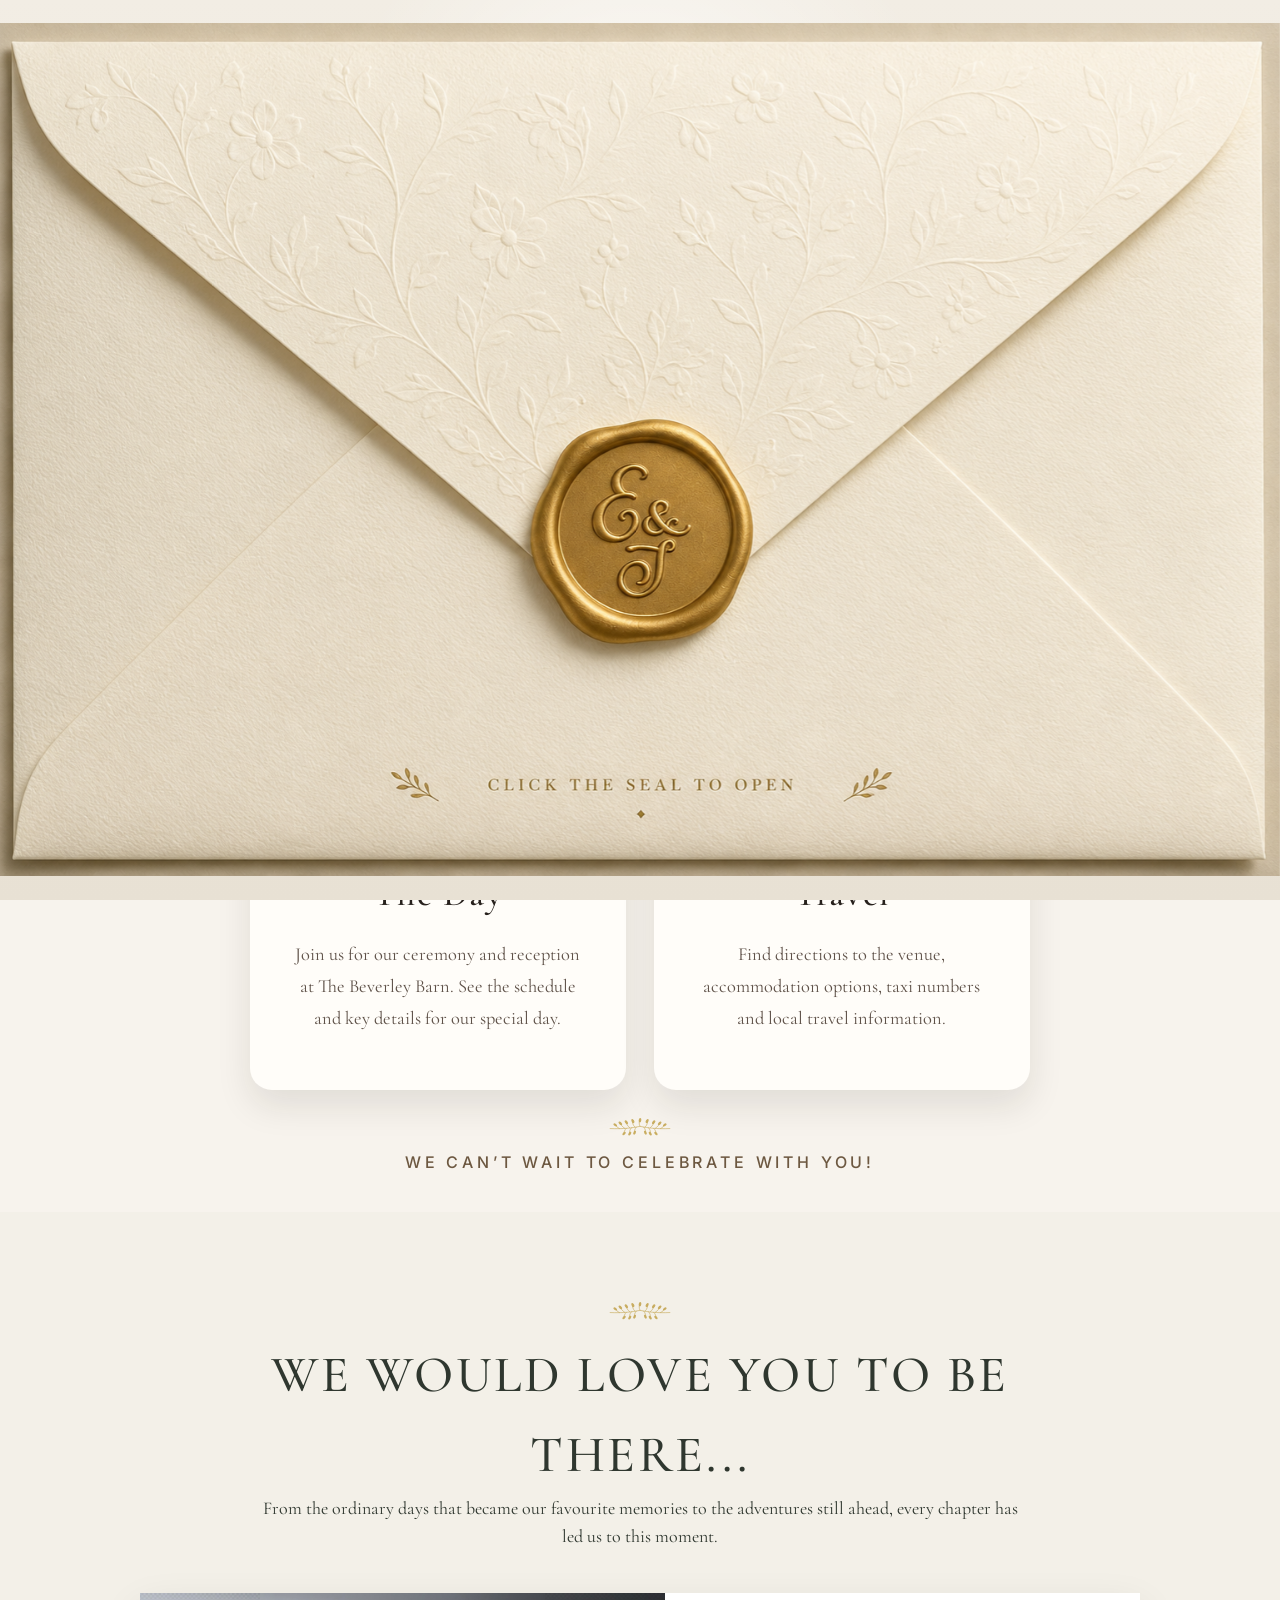
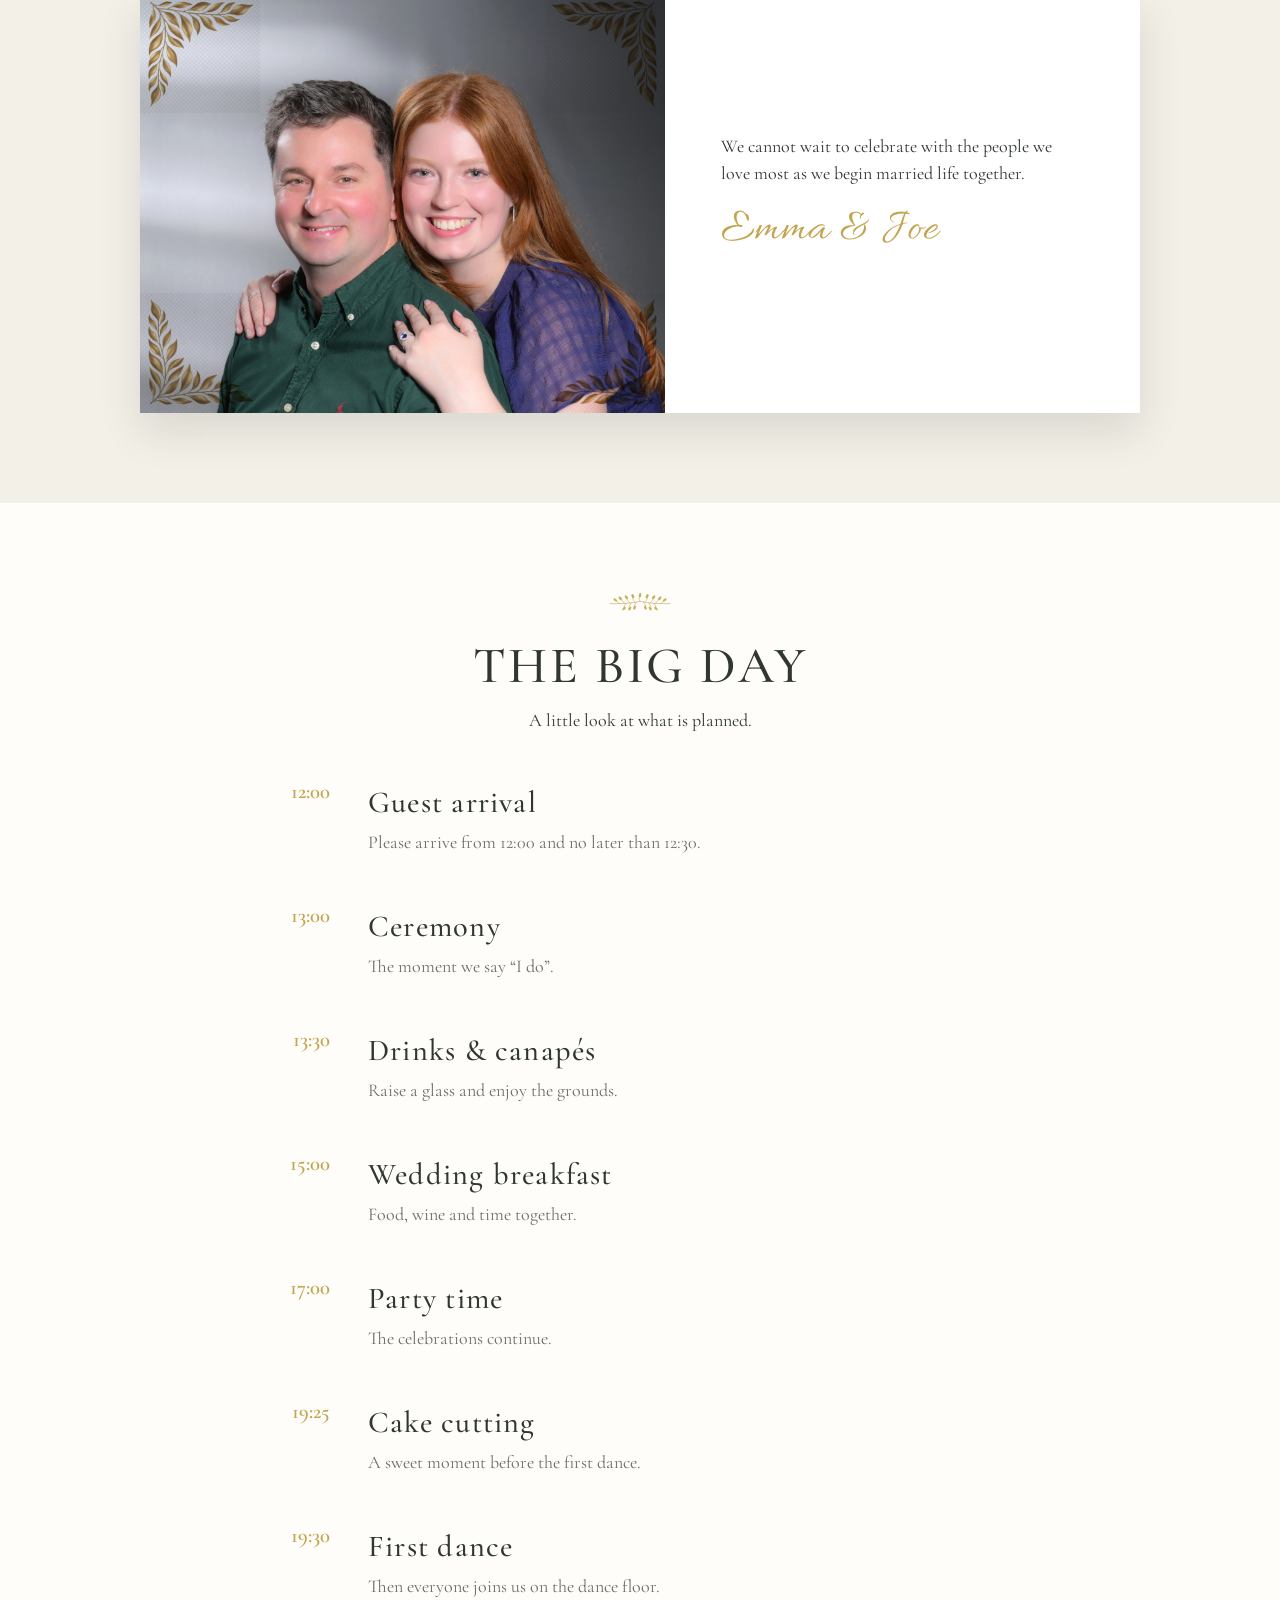
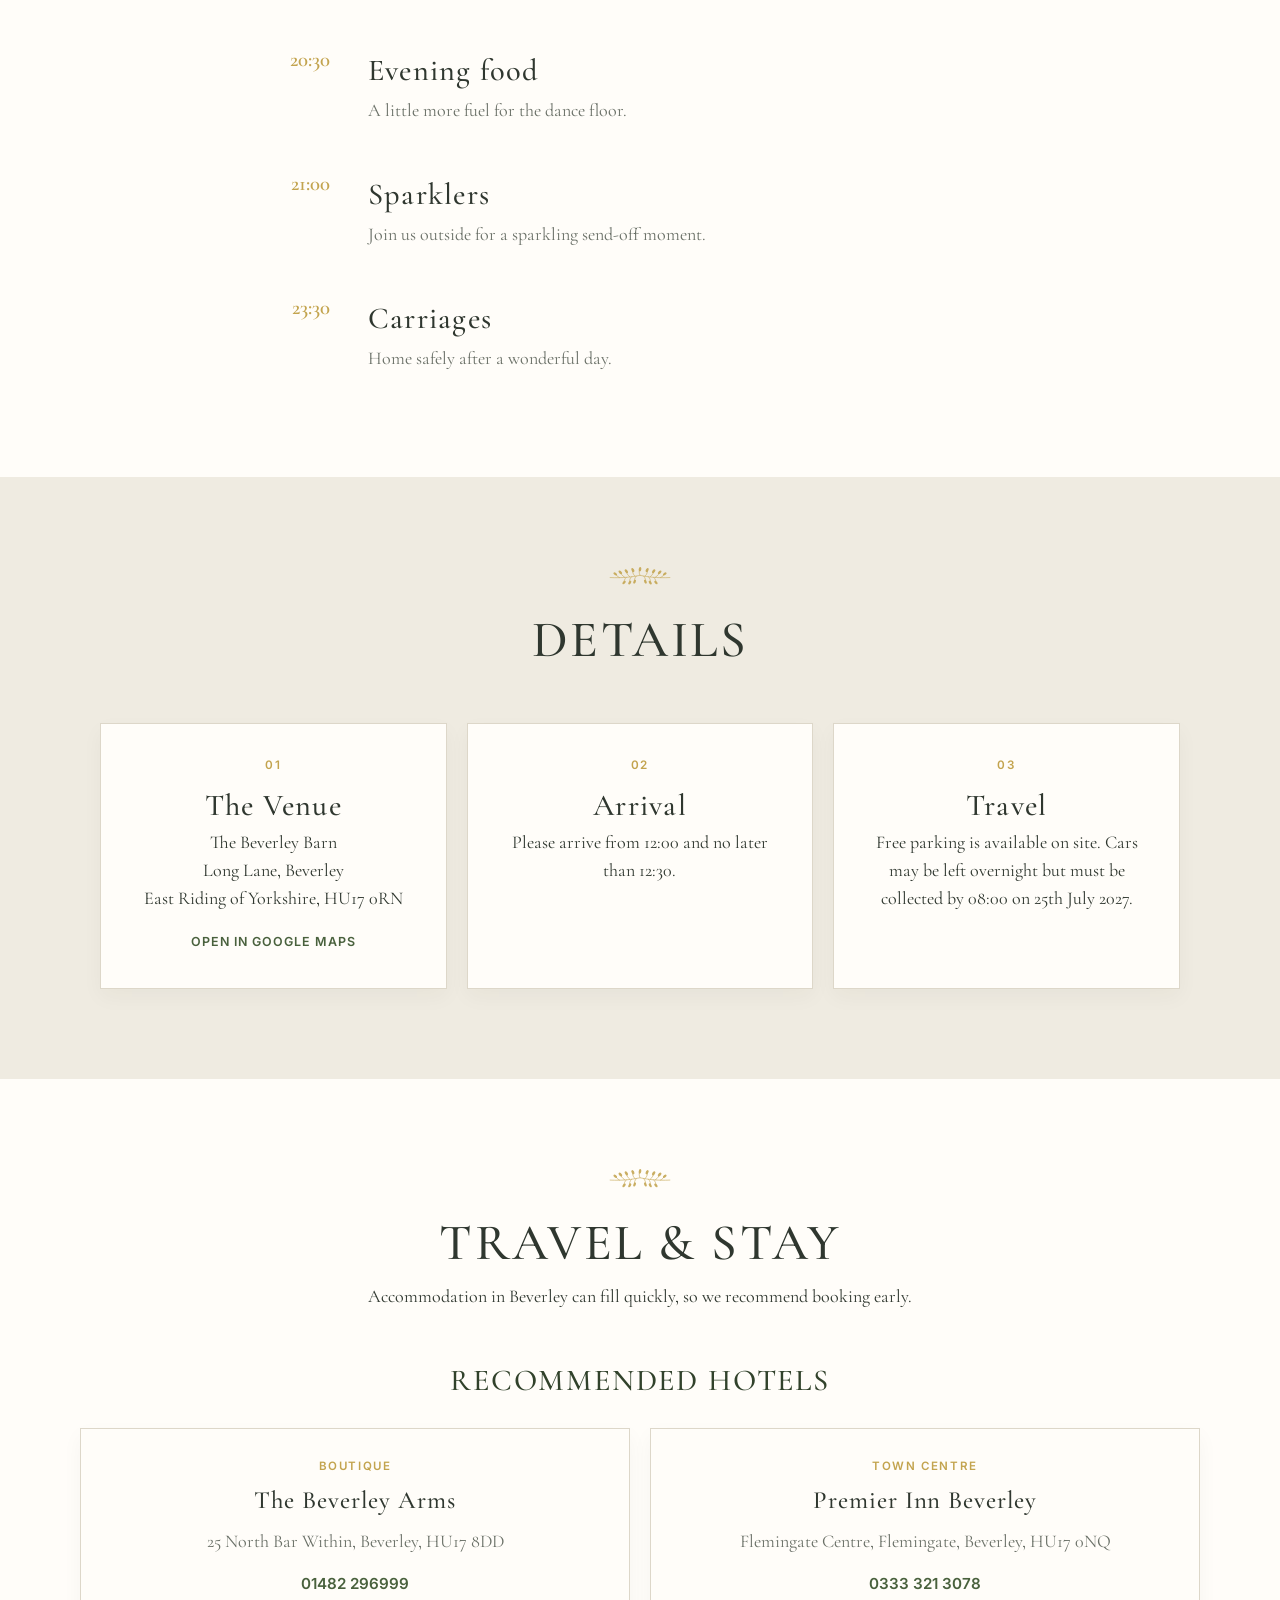
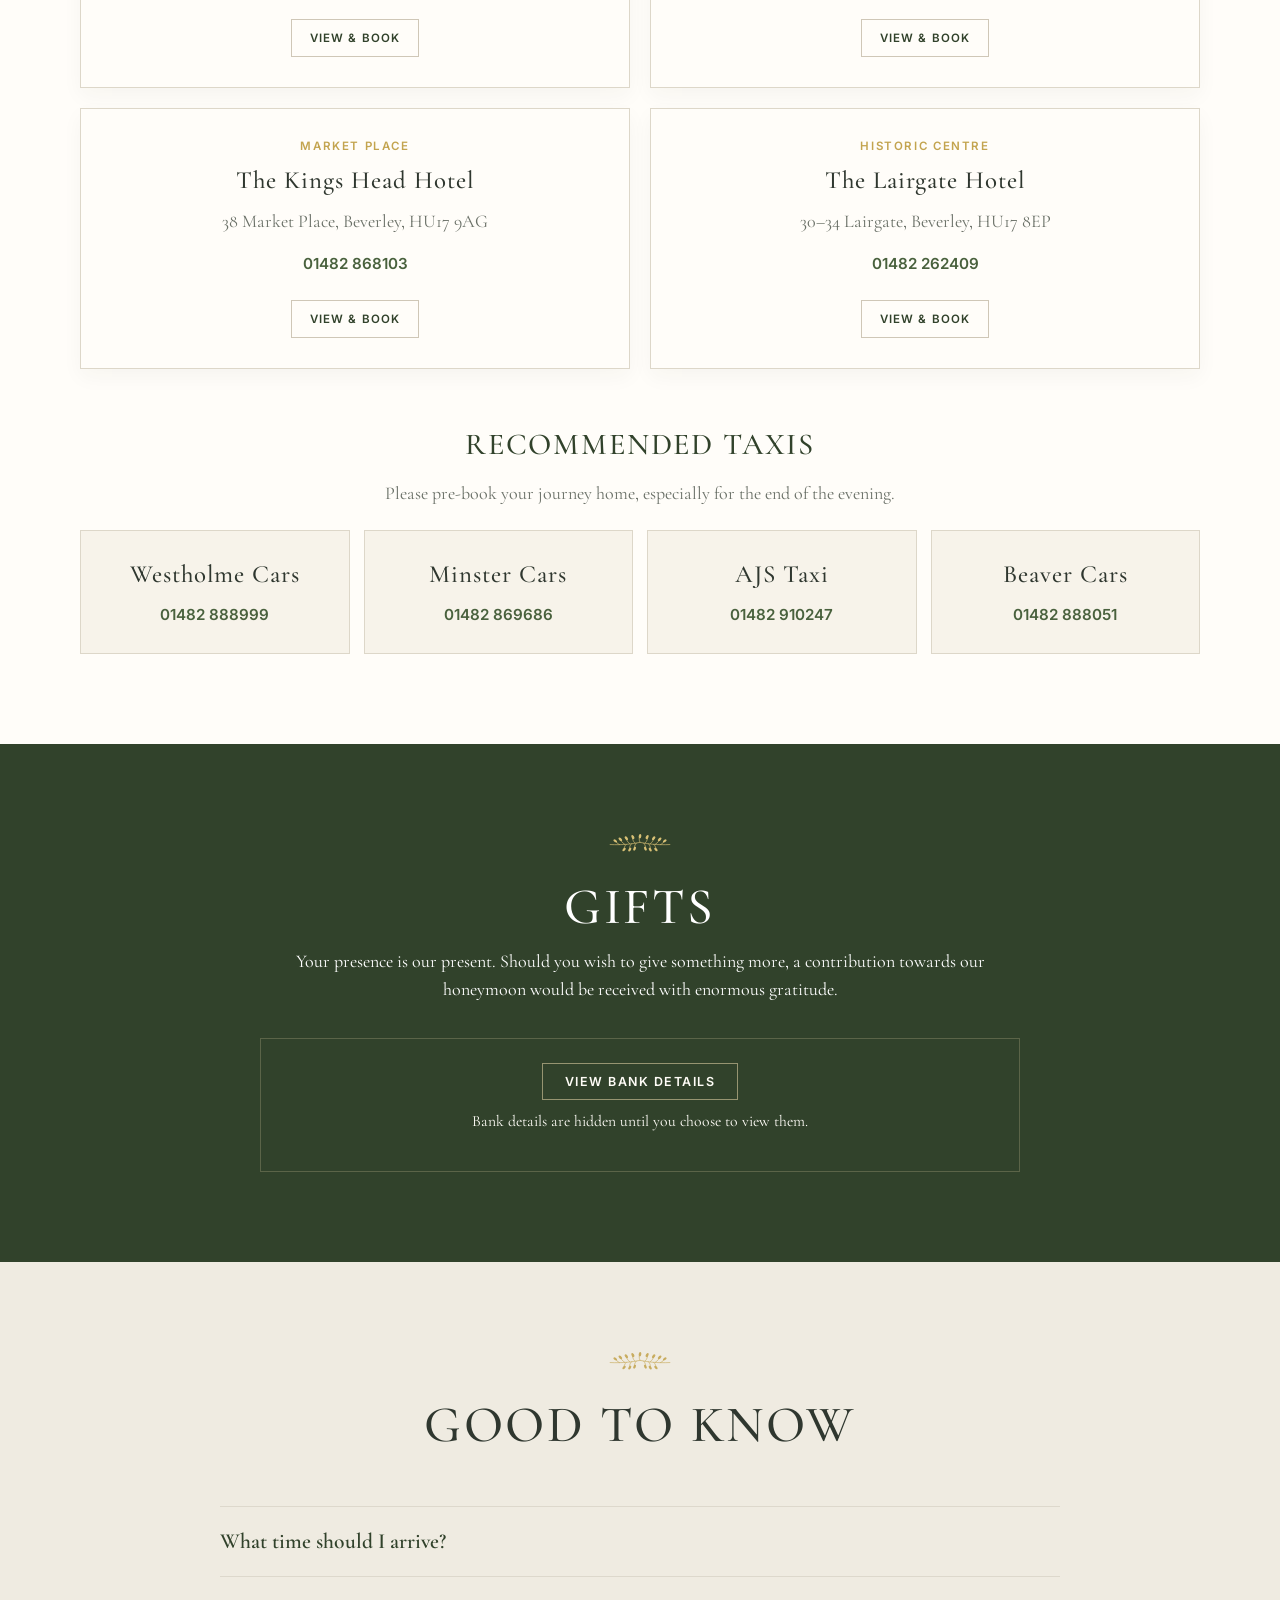
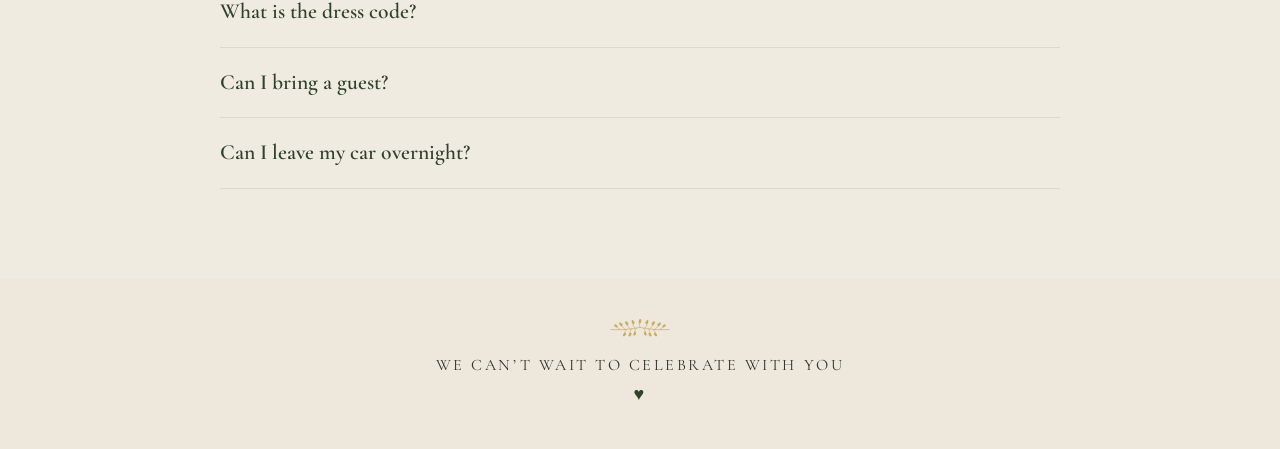
<file: index.html>
<!doctype html>
<html lang="en">
<head>
  <meta charset="utf-8">
  <meta name="viewport" content="width=device-width,initial-scale=1">
  <meta name="theme-color" content="#4b5f43">
  <meta name="description" content="Emma Everett and Joe Toker are getting married at The Beverley Barn on 24 July 2027.">
  <title>Emma & Joe | 24 July 2027</title>
  <link rel="preconnect" href="https://fonts.googleapis.com">
  <link rel="preconnect" href="https://fonts.gstatic.com" crossorigin>
  <link href="https://fonts.googleapis.com/css2?family=Allura&family=Cormorant+Garamond:wght@400;500;600;700&family=Inter:wght@300;400;500;600&display=swap" rel="stylesheet">
  <link rel="stylesheet" href="styles.css">
</head>
<body class="intro-active daytime-page">

  
  
  
  <!-- V5.15 static envelope introduction -->
  <section class="fade-envelope-intro" id="luxuryEnvelopeIntro" aria-label="Open Emma and Joe's wedding invitation">
    <div class="fade-envelope-stage">
      <img
        class="fade-envelope-image"
        src="assets/envelope-intro-v52.png"
        alt=""
        aria-hidden="true"
      >

      <button
        class="fade-envelope-seal-hitbox"
        id="goldWaxSeal"
        type="button"
        aria-label="Open the wedding invitation"
      >
        <span class="sr-only">Open the invitation</span>
      </button>
    </div>
  </section>

  
  
  <main>
    <section class="v523-homepage" id="home" aria-label="Emma and Joe wedding homepage">
      <div class="v523-hero">
        <nav class="v523-nav" aria-label="Primary">
          <a href="#home">Home</a>
          <a href="#story">Our Story</a>
          <a href="#day">The Day</a>
          <a href="#stay">Travel</a>
          <a href="#faq">Guest Info</a>
        </nav>

        <div class="v523-hero-overlay">
          <img
            class="v523-monogram"
            src="assets/monogram-v524.png"
            alt="E and J monogram with the date 24.07.2027"
          >

          <div class="v523-hero-copy">
            <h1>Emma &amp; Joe</h1>
            <p class="v523-kicker">Are getting married</p>

            <div class="v523-divider" aria-hidden="true">
              <span></span>
              <i>♥</i>
              <span></span>
            </div>

            <p class="v523-date">24th July 2027</p>
            <p class="v523-venue">The Beverley Barn, Beverley</p>
          </div>
        </div>
      </div>

      <div class="v523-cards-shell">
        <div class="v523-cards">
          <a class="v523-card" href="#day" aria-label="The Day">
            <img
              class="v523-card-photo"
              src="assets/card-day-v518.jpg"
              alt="The Beverley Barn ceremony setting"
            >
            <span class="v523-card-icon" aria-hidden="true">
              <img src="assets/icon-day-v523.png" alt="">
            </span>
            <h3>The Day</h3>
            <p>Join us for our ceremony and reception at The Beverley Barn. See the schedule and key details for our special day.</p>
          </a>

          <a class="v523-card" href="#stay" aria-label="Travel">
            <img
              class="v523-card-photo"
              src="assets/card-travel-v523.png"
              alt="Aerial countryside view"
            >
            <span class="v523-card-icon" aria-hidden="true">
              <img src="assets/icon-travel-v523.png" alt="">
            </span>
            <h3>Travel</h3>
            <p>Find directions to the venue, accommodation options, taxi numbers and local travel information.</p>
          </a>

        </div>

        <div class="v523-homepage-footer">
          <img class="sprig" src="assets/sprig.svg" alt="">
          <p>We can’t wait to celebrate with you!</p>
        </div>
      </div>
    </section>

    <section class="story section" id="story">
      <div class="section-heading reveal">
        <img class="sprig" src="assets/sprig.svg" alt="">
        <h2>We would love you to be there...</h2>
        <p>From the ordinary days that became our favourite memories to the adventures still ahead, every chapter has led us to this moment.</p>
      </div>
      <div class="story-panel reveal">
        <div class="story-photo">
          <span class="story-corner tl" aria-hidden="true"></span>
          <span class="story-corner tr" aria-hidden="true"></span>
          <span class="story-corner bl" aria-hidden="true"></span>
          <span class="story-corner br" aria-hidden="true"></span>
        </div>
        <div class="story-copy">
          <p>We cannot wait to celebrate with the people we love most as we begin married life together.</p>
          <p class="signature">Emma &amp; Joe</p>
        </div>
      </div>
    </section>

    <section class="day section" id="day">
      <div class="section-heading reveal">
        <img class="sprig" src="assets/sprig.svg" alt="">
        <h2>The Big Day</h2>
        <p>A little look at what is planned.</p>
      </div>
      <div class="timeline">
        <article class="reveal"><time>12:00</time><div><h3>Guest arrival</h3><p>Please arrive from 12:00 and no later than 12:30.</p></div></article>
        <article class="reveal"><time>13:00</time><div><h3>Ceremony</h3><p>The moment we say “I do”.</p></div></article>
        <article class="reveal"><time>13:30</time><div><h3>Drinks &amp; canapés</h3><p>Raise a glass and enjoy the grounds.</p></div></article>
        <article class="reveal"><time>15:00</time><div><h3>Wedding breakfast</h3><p>Food, wine and time together.</p></div></article>
        <article class="reveal"><time>17:00</time><div><h3>Party time</h3><p>The celebrations continue.</p></div></article>
        <article class="reveal"><time>19:25</time><div><h3>Cake cutting</h3><p>A sweet moment before the first dance.</p></div></article>
        <article class="reveal"><time>19:30</time><div><h3>First dance</h3><p>Then everyone joins us on the dance floor.</p></div></article>
        <article class="reveal"><time>20:30</time><div><h3>Evening food</h3><p>A little more fuel for the dance floor.</p></div></article>
        <article class="reveal"><time>21:00</time><div><h3>Sparklers</h3><p>Join us outside for a sparkling send-off moment.</p></div></article>
        <article class="reveal"><time>23:30</time><div><h3>Carriages</h3><p>Home safely after a wonderful day.</p></div></article>
      </div>
    </section>

    <section class="details section" id="details">
      <div class="section-heading reveal">
        <img class="sprig" src="assets/sprig.svg" alt="">
        <h2>Details</h2>
      </div>
      <div class="detail-grid">
        <article class="reveal">
          <small>01</small>
          <h3>The Venue</h3>
          <p>The Beverley Barn<br>Long Lane, Beverley<br>East Riding of Yorkshire, HU17 0RN</p>
          <a target="_blank" rel="noopener" href="https://www.google.com/maps/search/?api=1&query=The+Beverley+Barn+Long+Lane+Beverley+HU17+0RN">Open in Google Maps</a>
        </article>
        <article class="reveal">
          <small>02</small>
          <h3>Arrival</h3>
          <p>Please arrive from 12:00 and no later than 12:30.</p>
        </article>
        <article class="reveal">
          <small>03</small>
          <h3>Travel</h3>
          <p>Free parking is available on site. Cars may be left overnight but must be collected by 08:00 on 25th July 2027.</p>
        </article>
      </div>
    </section>

    <section class="stay section" id="stay">
      <div class="section-heading reveal">
        <img class="sprig" src="assets/sprig.svg" alt="">
        <h2>Travel &amp; Stay</h2>
        <p>Accommodation in Beverley can fill quickly, so we recommend booking early.</p>
      </div>

      <div class="travel-layout">
        <div>
          <h3 class="travel-subheading reveal">Recommended Hotels</h3>
          <div class="hotel-grid">
            <article class="travel-card reveal">
              <small>Boutique</small>
              <h3>The Beverley Arms</h3>
              <p>25 North Bar Within, Beverley, HU17 8DD</p>
              <p class="contact-line"><a href="tel:01482296999">01482 296999</a></p>
              <a class="travel-button" target="_blank" rel="noopener" href="https://www.beverleyarms.co.uk/">View &amp; Book</a>
            </article>
            <article class="travel-card reveal">
              <small>Town Centre</small>
              <h3>Premier Inn Beverley</h3>
              <p>Flemingate Centre, Flemingate, Beverley, HU17 0NQ</p>
              <p class="contact-line"><a href="tel:03333213078">0333 321 3078</a></p>
              <a class="travel-button" target="_blank" rel="noopener" href="https://www.premierinn.com/gb/en/hotels/england/east-riding-of-yorkshire/beverley/beverley-town-centre.html">View &amp; Book</a>
            </article>
            <article class="travel-card reveal">
              <small>Market Place</small>
              <h3>The Kings Head Hotel</h3>
              <p>38 Market Place, Beverley, HU17 9AG</p>
              <p class="contact-line"><a href="tel:01482868103">01482 868103</a></p>
              <a class="travel-button" target="_blank" rel="noopener" href="https://www.kingsheadbeverley.co.uk/">View &amp; Book</a>
            </article>
            <article class="travel-card reveal">
              <small>Historic Centre</small>
              <h3>The Lairgate Hotel</h3>
              <p>30–34 Lairgate, Beverley, HU17 8EP</p>
              <p class="contact-line"><a href="tel:01482262409">01482 262409</a></p>
              <a class="travel-button" target="_blank" rel="noopener" href="https://thelairgatebeverley.co.uk/">View &amp; Book</a>
            </article>
          </div>
        </div>

        <div class="taxi-section">
          <h3 class="travel-subheading reveal">Recommended Taxis</h3>
          <p class="taxi-note reveal">Please pre-book your journey home, especially for the end of the evening.</p>
          <div class="taxi-grid">
            <article class="taxi-card reveal"><h3>Westholme Cars</h3><a href="tel:01482888999">01482 888999</a></article>
            <article class="taxi-card reveal"><h3>Minster Cars</h3><a href="tel:01482869686">01482 869686</a></article>
            <article class="taxi-card reveal"><h3>AJS Taxi</h3><a href="tel:01482910247">01482 910247</a></article>
            <article class="taxi-card reveal"><h3>Beaver Cars</h3><a href="tel:01482888051">01482 888051</a></article>
          </div>
        </div>
      </div>
    </section>

    <section class="gifts section" id="gifts">
      <div class="section-heading reveal narrow">
        <img class="sprig" src="assets/sprig.svg" alt="">
        <h2>Gifts</h2>
        <p>Your presence is our present. Should you wish to give something more, a contribution towards our honeymoon would be received with enormous gratitude.</p>
      </div>

      <div class="bank-details reveal" id="bankDetails">
        <button class="bank-reveal" id="bankReveal" type="button"
          aria-expanded="false" aria-controls="bankInformation">
          View bank details
        </button>
        <div class="bank-information" id="bankInformation" hidden>
          <p class="bank-account-name">Account name <strong>Miss Emma Elizabeth Everett &amp; Mr Joe Toker</strong></p>
          <p>Sort code <strong>09-01-30</strong>
            <button class="bank-copy" type="button" data-copy="09-01-30">Copy</button>
          </p>
          <p>Account number <strong>40184863</strong>
            <button class="bank-copy" type="button" data-copy="40184863">Copy</button>
          </p>
        </div>
        <p class="bank-hidden-note" id="bankHiddenNote">Bank details are hidden until you choose to view them.</p>
        <p class="bank-copy-status" id="bankCopyStatus" aria-live="polite"></p>
      </div>
    </section>

    <section class="faq section" id="faq">
      <div class="section-heading reveal">
        <img class="sprig" src="assets/sprig.svg" alt="">
        <h2>Good To Know</h2>
      </div>
      <div class="accordion reveal">
        <details><summary>What time should I arrive?</summary><p>Please arrive from 12:00 and no later than 12:30. The ceremony begins at 13:00.</p></details>
        <details><summary>What is the dress code?</summary><p>Formal wedding guest attire.</p></details>
        <details><summary>Can I bring a guest?</summary><p>Your invitation confirms the number of places reserved for your household.</p></details>
        <details><summary>Can I leave my car overnight?</summary><p>Yes. Cars may be left overnight at the owner’s risk, but they must be collected by 08:00 on 25th July 2027.</p></details>
      </div>
    </section>

  </main>

  <footer>
    <img class="sprig" src="assets/sprig.svg" alt="">
    <p>We can’t wait to celebrate with you</p>
    <span>♥</span>
  </footer>


  <script>
    (() => {
      const reveal = document.getElementById('bankReveal');
      const info = document.getElementById('bankInformation');
      const note = document.getElementById('bankHiddenNote');
      const status = document.getElementById('bankCopyStatus');
      if (reveal && info) {
        reveal.addEventListener('click', () => {
          const opening = info.hidden;
          info.hidden = !opening;
          reveal.setAttribute('aria-expanded', String(opening));
          reveal.textContent = opening ? 'Hide bank details' : 'View bank details';
          if (note) note.hidden = opening;
        });
      }
      document.querySelectorAll('.bank-copy').forEach(button => {
        button.addEventListener('click', async () => {
          const value = button.getAttribute('data-copy') || '';
          try {
            await navigator.clipboard.writeText(value);
            if (status) status.textContent = 'Copied to clipboard';
          } catch (error) {
            if (status) status.textContent = 'Copy unavailable — please select and copy the number.';
          }
        });
      });
    })();
  </script>

  <script src="script.js"></script>
</body>
</html>
</file>
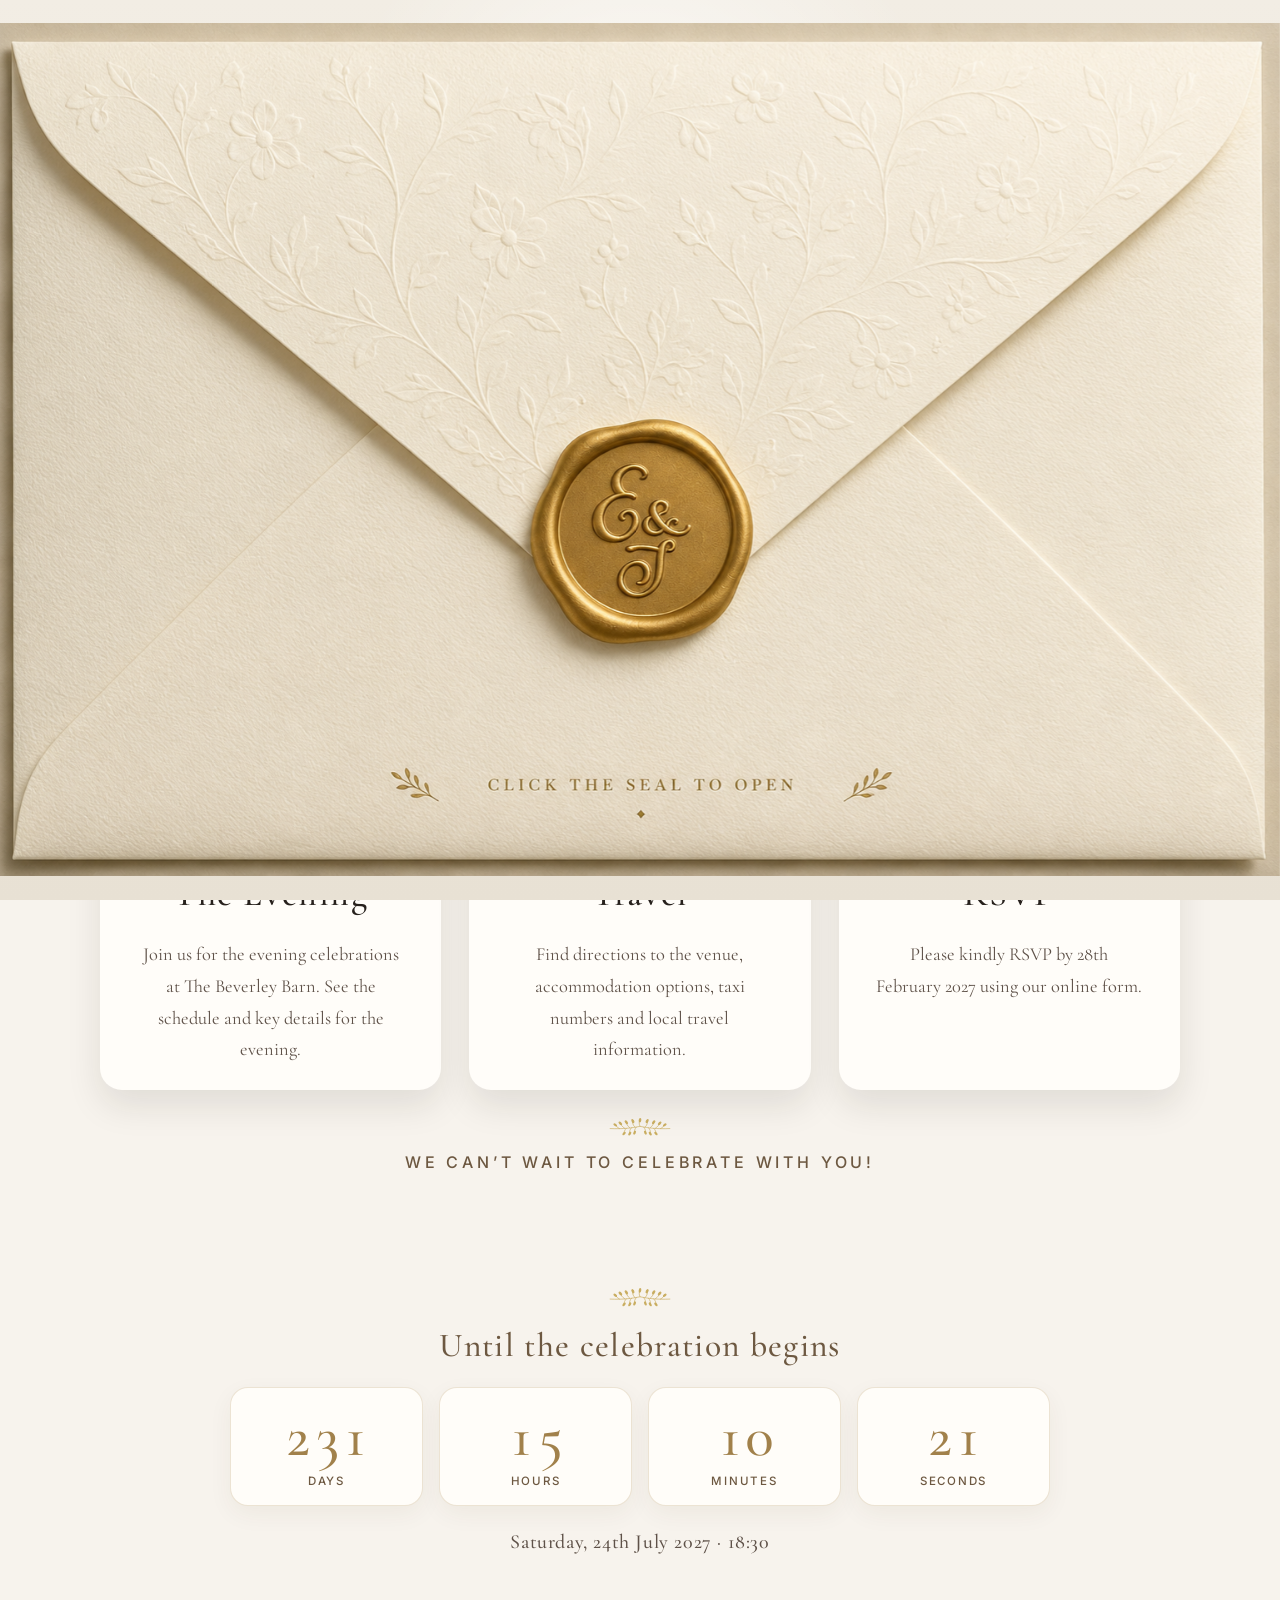
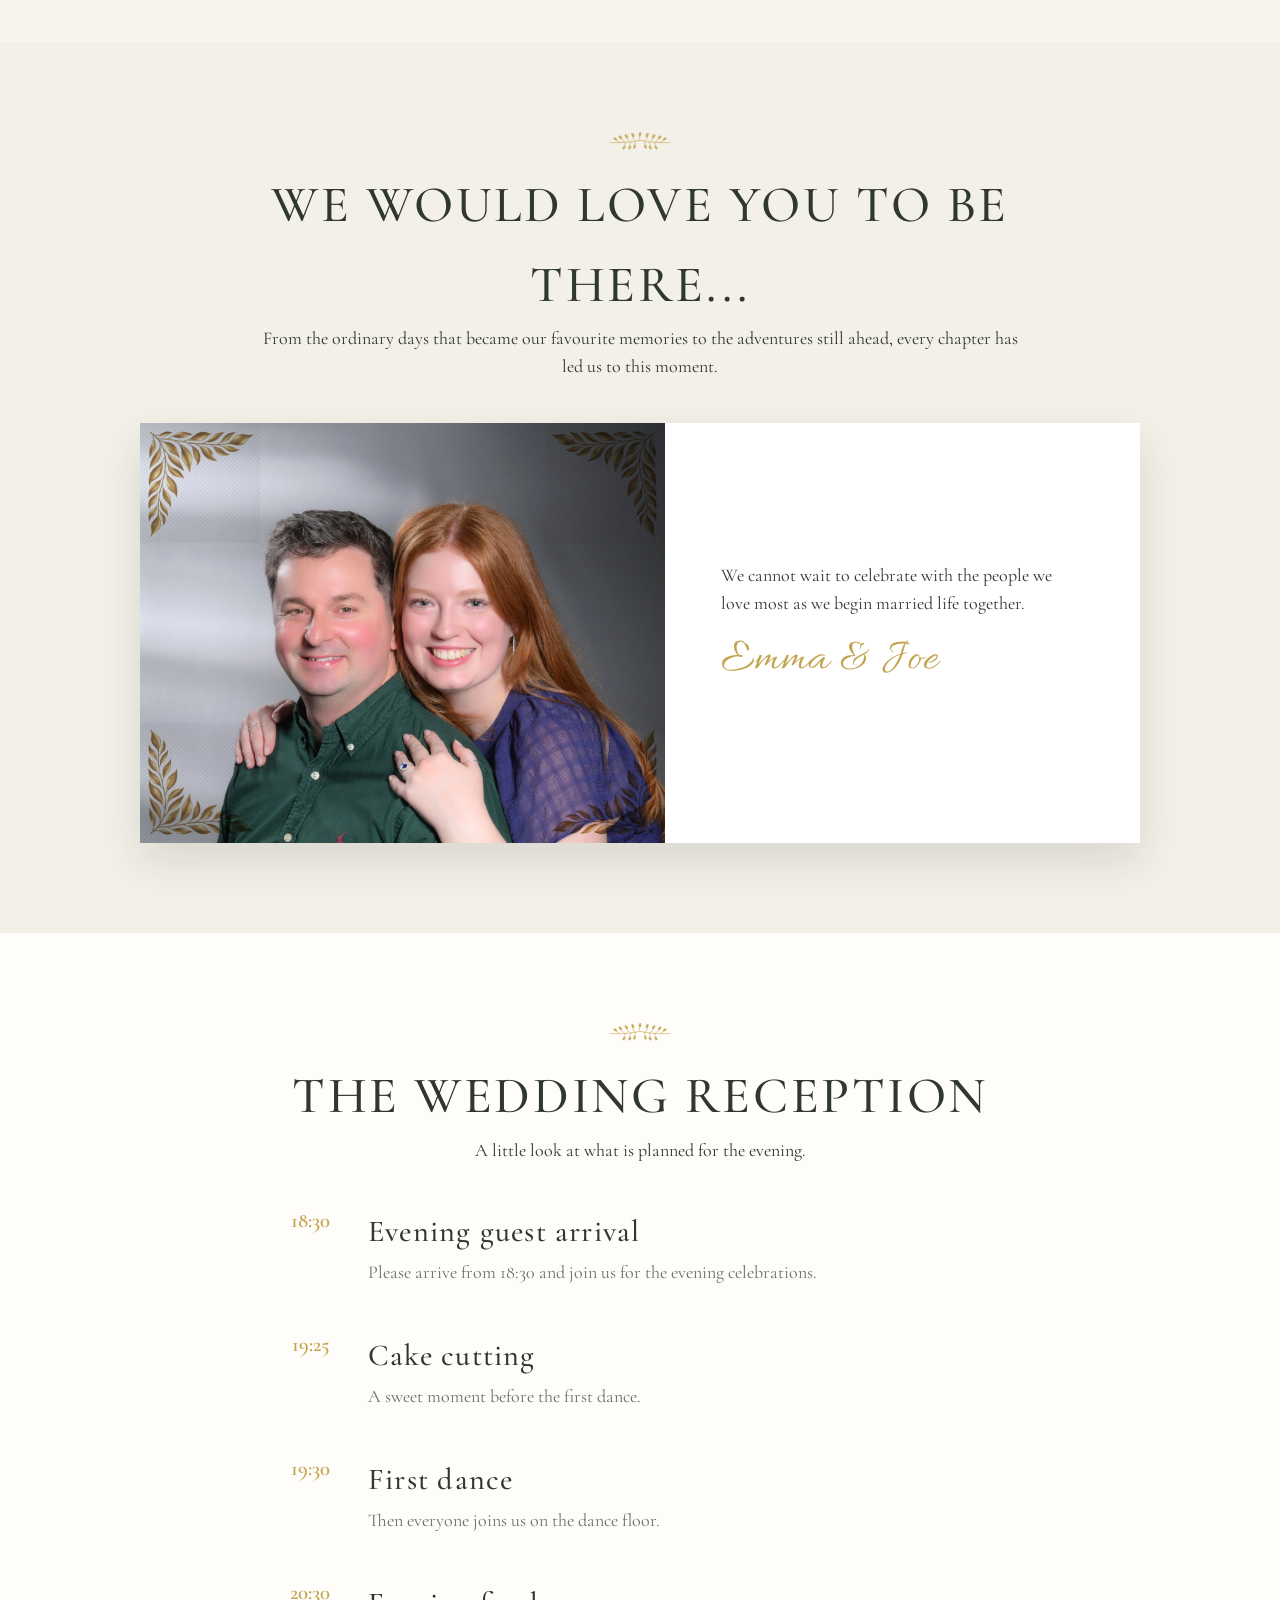
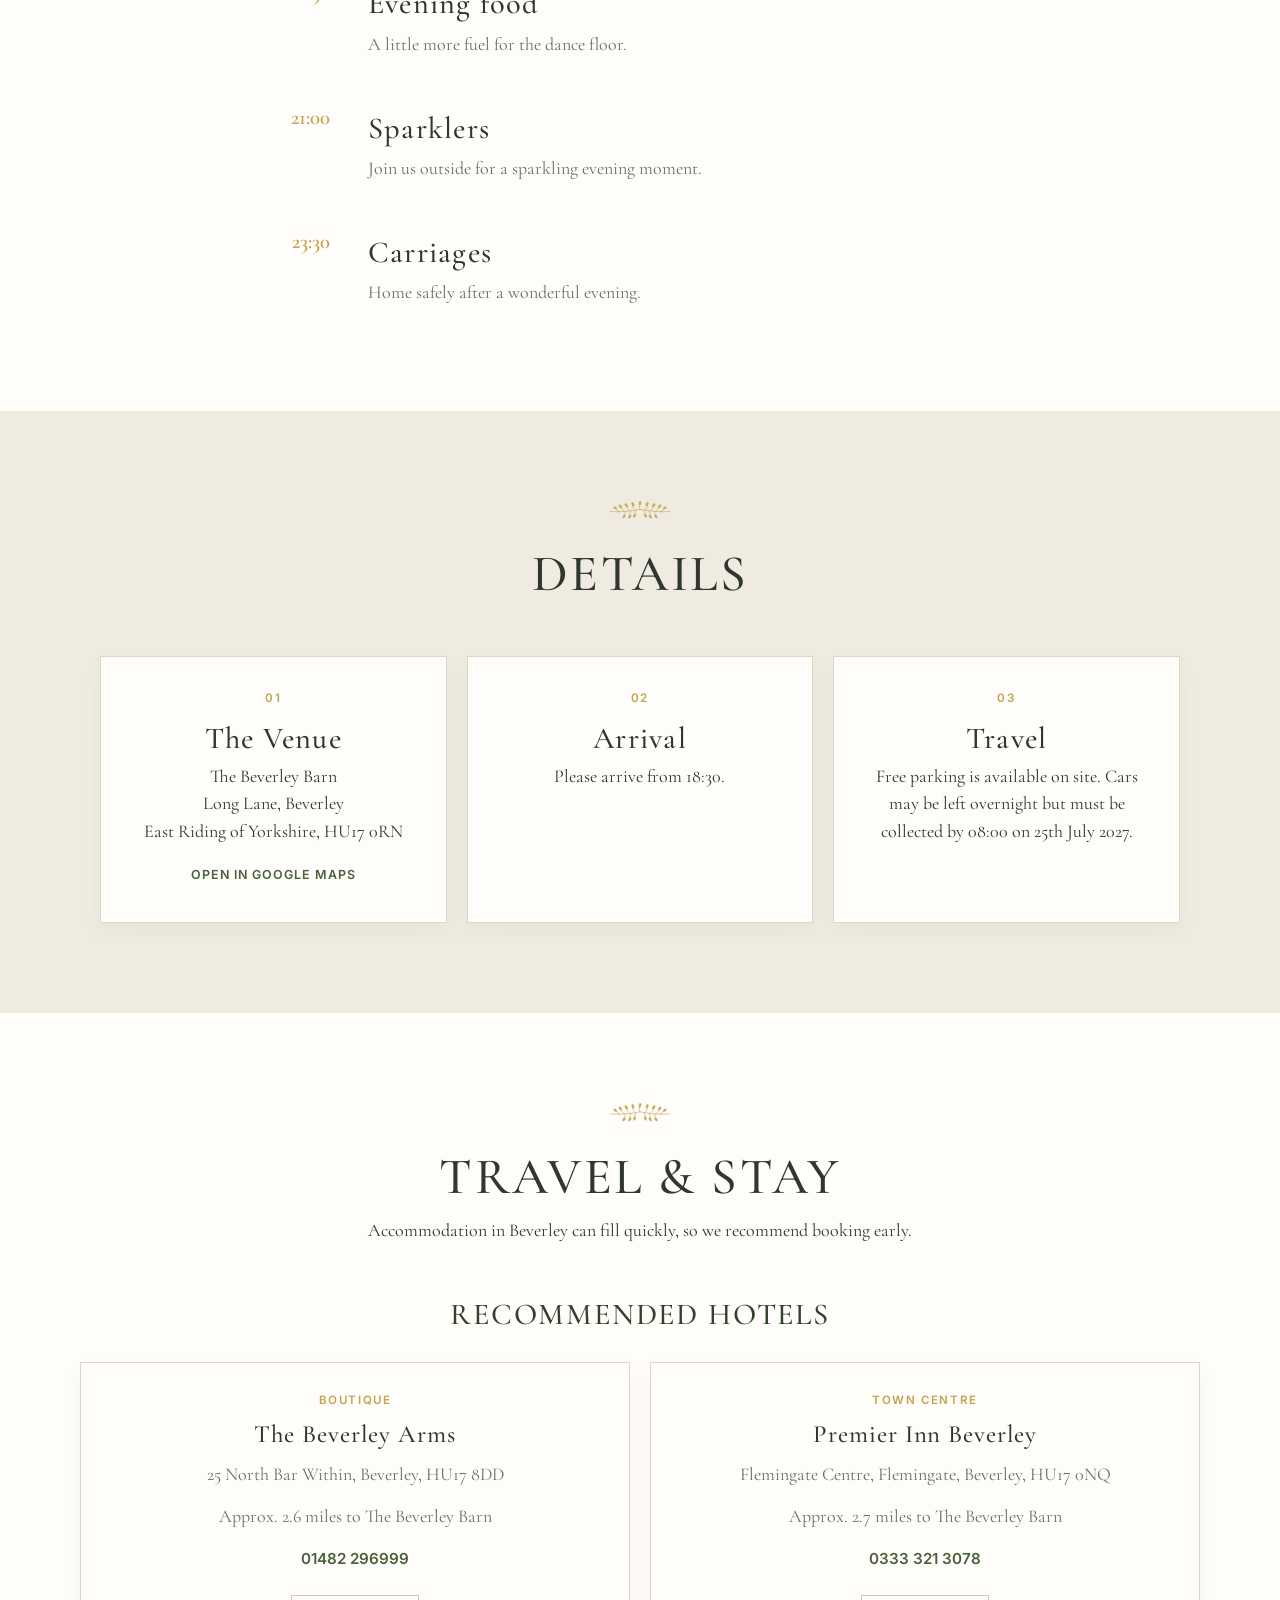
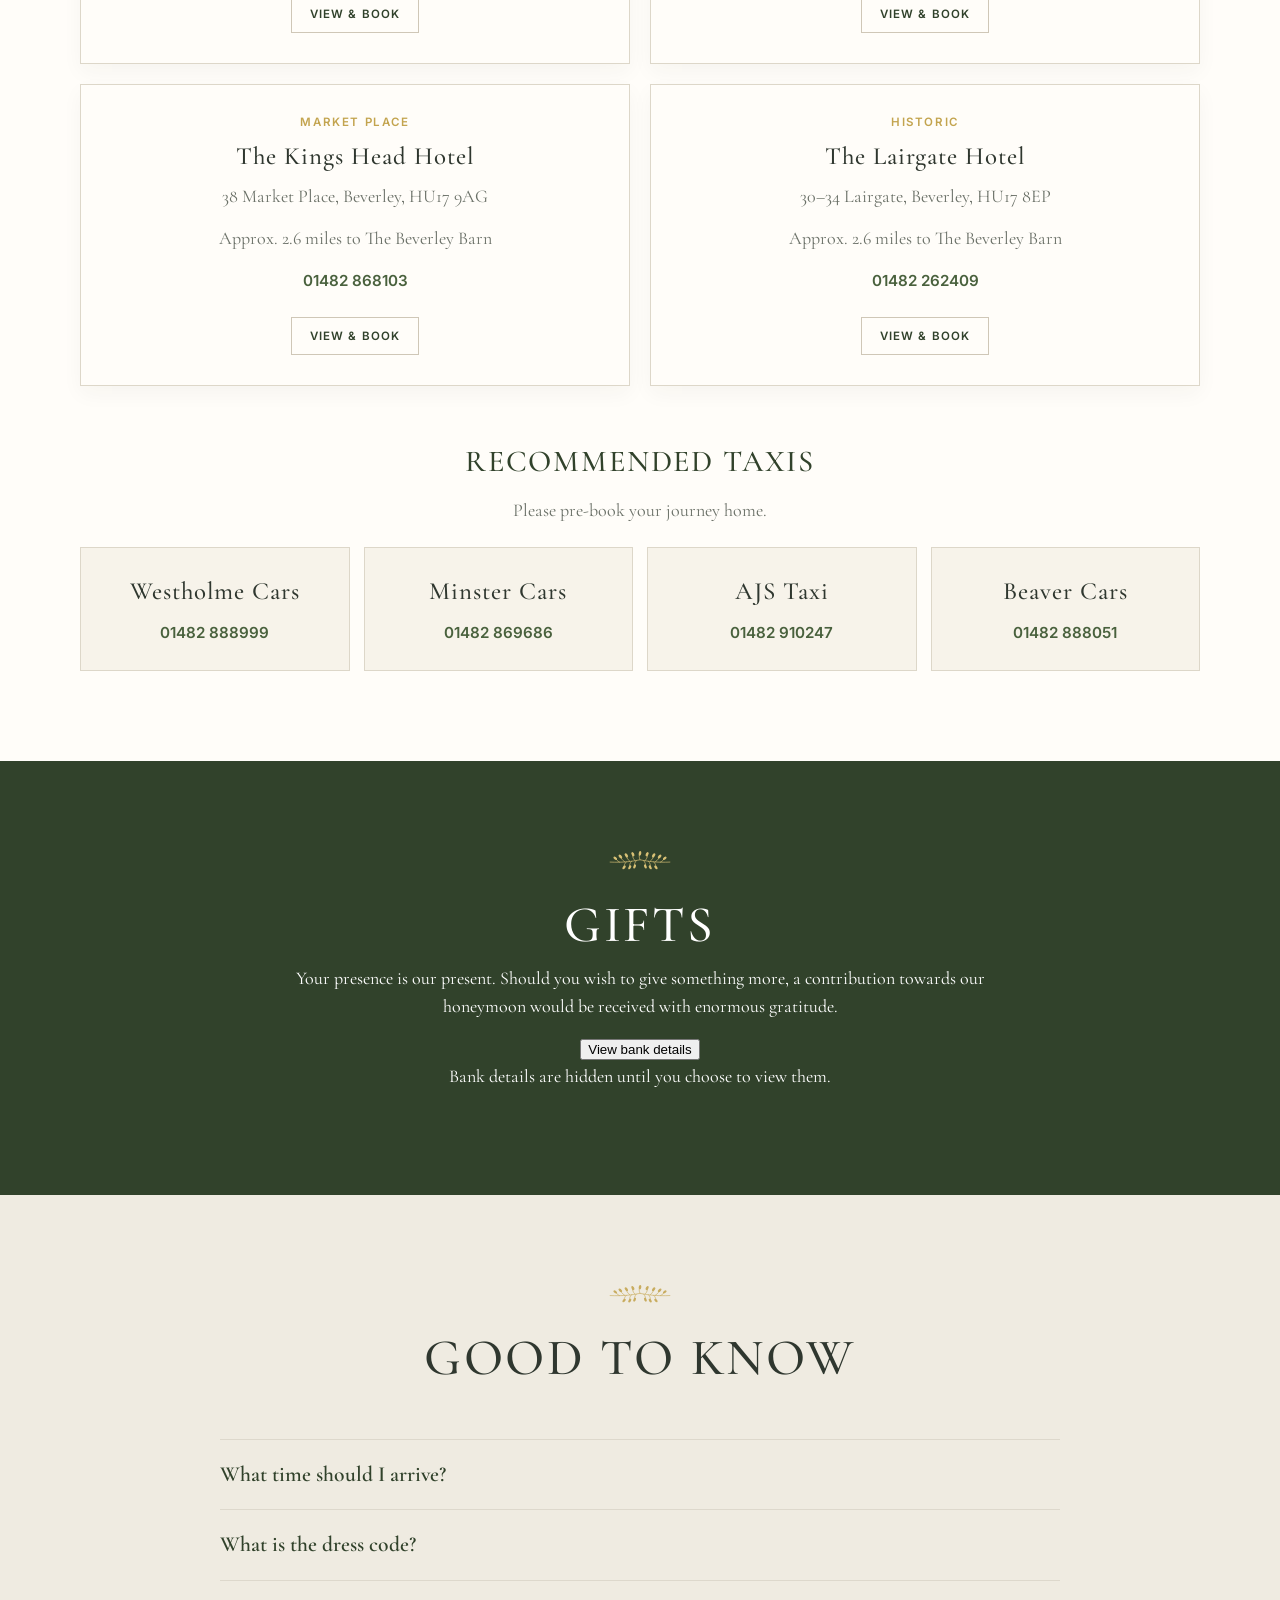
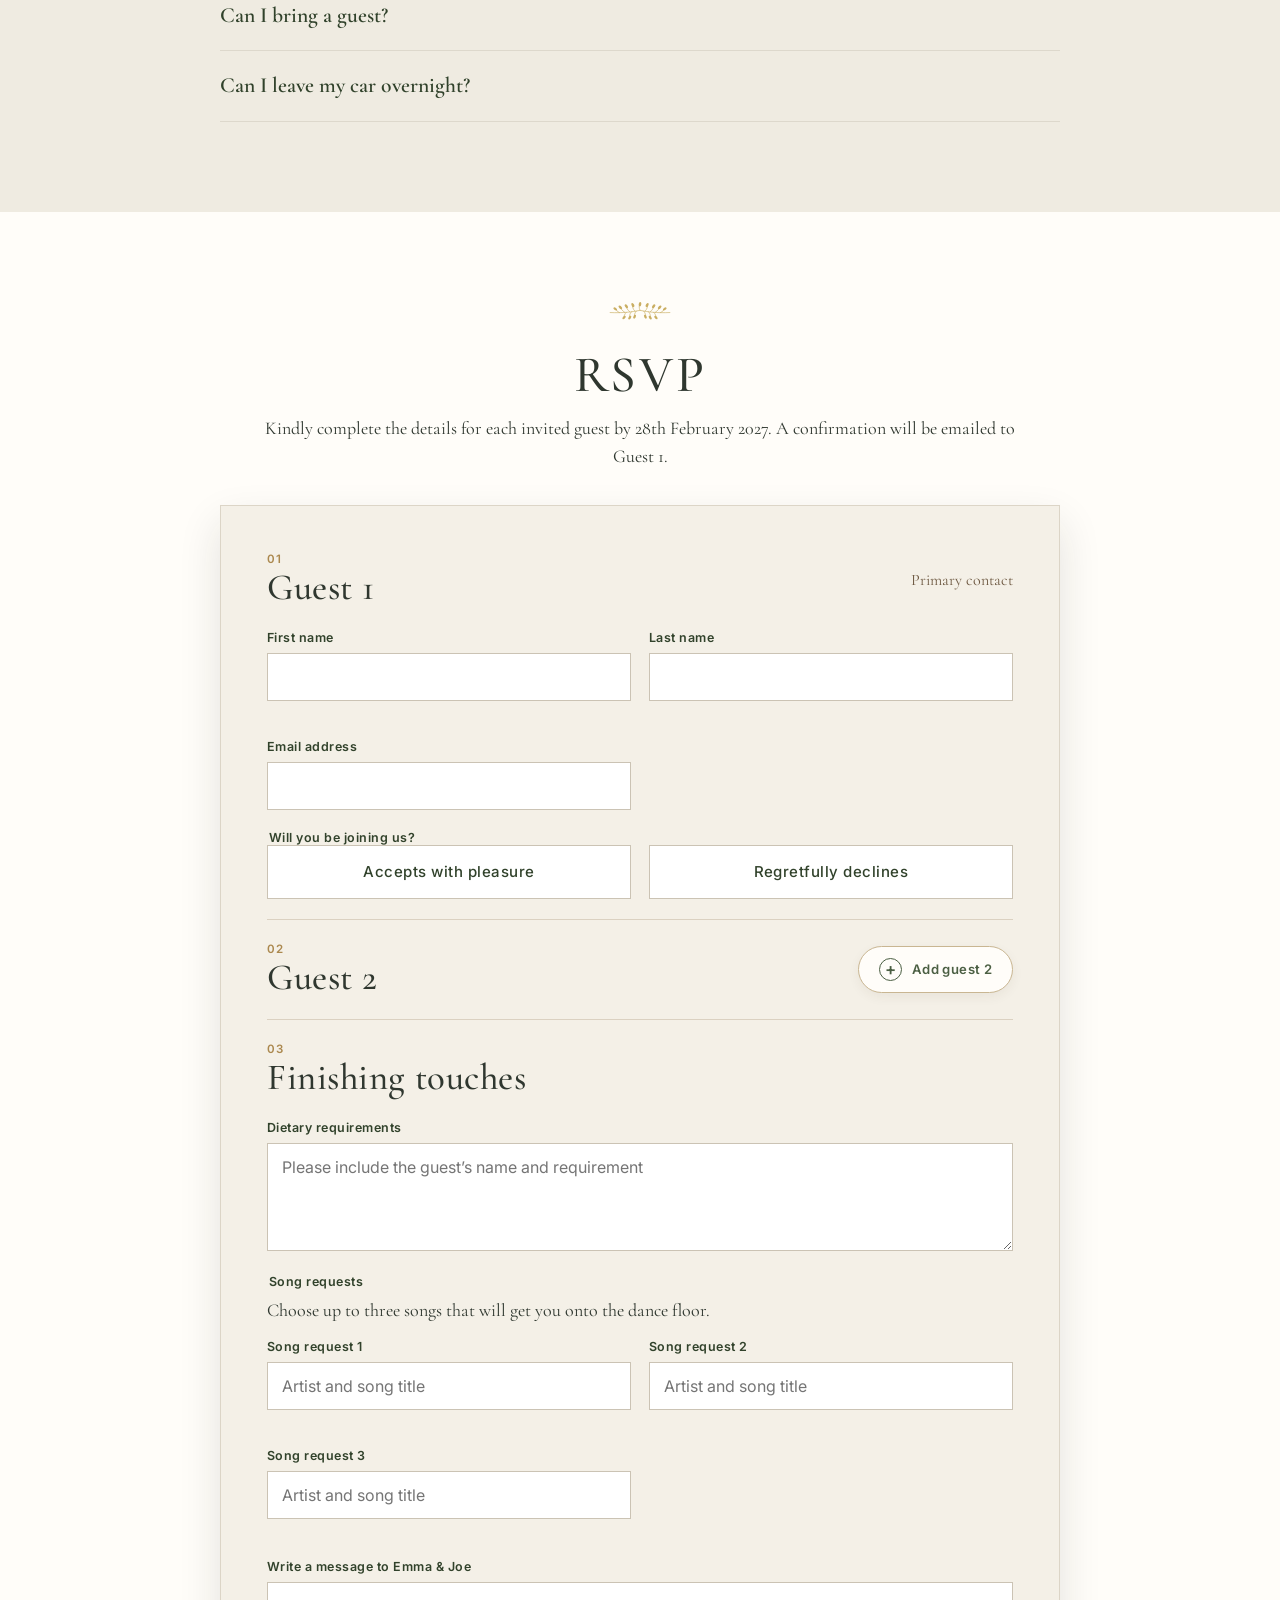
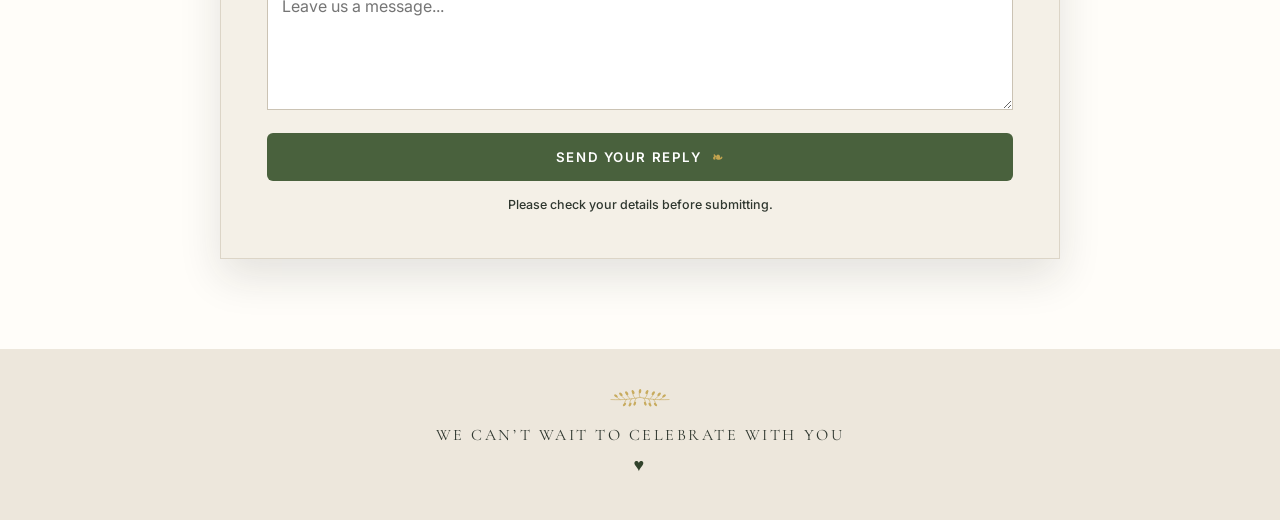
<file: evening/index.html>
<!DOCTYPE html>

<html lang="en">
<head>
<meta charset="utf-8"/>
<meta content="width=device-width,initial-scale=1" name="viewport"/>
<meta content="#4b5f43" name="theme-color"/>
<meta content="Emma Everett and Joe Toker's evening wedding celebration at The Beverley Barn on 24 July 2027." name="description"/>
<title>Emma &amp; Joe | Evening Celebration | 24 July 2027</title>
<link href="https://fonts.googleapis.com" rel="preconnect"/>
<link crossorigin="" href="https://fonts.gstatic.com" rel="preconnect"/>
<link href="https://fonts.googleapis.com/css2?family=Allura&amp;family=Cormorant+Garamond:wght@400;500;600;700&amp;family=Inter:wght@300;400;500;600&amp;display=swap" rel="stylesheet"/>
<link href="../styles.css?v=536" rel="stylesheet"/>
<link rel="stylesheet" href="evening-fixes.css?v=2-4">
<style>
.drinks-course .menu-options{grid-template-columns:repeat(4,minmax(0,1fr));gap:8px}
.drinks-course .menu-options label{min-height:auto;padding:9px 6px}
.drinks-course .menu-options span{line-height:1.2}
@media(max-width:700px){.drinks-course .menu-options{grid-template-columns:repeat(2,minmax(0,1fr))}}
@media(max-width:420px){.drinks-course .menu-options{grid-template-columns:1fr}}
</style>
<style>
.menu-options label span{
  width:100%;
  text-align:center;
}
.menu-options label small{
  text-align:center;
}
</style>
</head>
<body class="intro-active">
<!-- V5.15 static envelope introduction -->
<section aria-label="Open Emma and Joe's wedding invitation" class="fade-envelope-intro" id="luxuryEnvelopeIntro">
<div class="fade-envelope-stage">
<img alt="" aria-hidden="true" class="fade-envelope-image" src="../assets/envelope-intro-v52.png"/>
<button aria-label="Open the wedding invitation" class="fade-envelope-seal-hitbox" id="goldWaxSeal" type="button">
<span class="sr-only">Open the invitation</span>
</button>
</div>
</section>
<canvas aria-hidden="true" class="confetti-canvas" id="confettiCanvas"></canvas>
<main>
<section aria-label="Emma and Joe wedding homepage" class="v523-homepage" id="home">
<div class="v523-hero">
<nav aria-label="Primary" class="v523-nav">
<a href="#home">Home</a>
<a href="#day">The Evening</a>
<a href="#stay">Travel</a>
<a href="#rsvp">RSVP</a>
<a href="#faq">Guest Info</a>
</nav>
<div class="v523-hero-overlay">
<img alt="E and J monogram with the date 24.07.2027" class="v523-monogram" src="../assets/monogram-v524.png"/>
<div class="v523-hero-copy">
<h1>Emma &amp; Joe</h1>
<p class="v523-kicker">Are getting married</p>
<div aria-hidden="true" class="v523-divider">
<span></span>
<i>♥</i>
<span></span>
</div>
<p class="v523-date">24th July 2027</p>
<p class="v523-venue">The Beverley Barn, Beverley</p>
</div>
</div>
</div>
<div class="v523-cards-shell">
<div class="v523-cards">
<a aria-label="The Day" class="v523-card" href="#day">
<img alt="The Beverley Barn ceremony setting" class="v523-card-photo" src="../assets/card-day-v518.jpg"/>
<span aria-hidden="true" class="v523-card-icon">
<svg focusable="false" role="presentation" viewbox="0 0 24 24">
<rect height="16" rx="2" width="18" x="3" y="5"></rect>
<line x1="3" x2="21" y1="9" y2="9"></line>
<line x1="8" x2="8" y1="3" y2="7"></line>
<line x1="16" x2="16" y1="3" y2="7"></line>
<line x1="8" x2="8" y1="13" y2="13"></line>
<line x1="12" x2="12" y1="13" y2="13"></line>
<line x1="16" x2="16" y1="13" y2="13"></line>
<line x1="8" x2="8" y1="17" y2="17"></line>
<line x1="12" x2="12" y1="17" y2="17"></line>
</svg>
</span>
<h3>The Evening</h3>
<p>Join us for the evening celebrations at The Beverley Barn. See the schedule and key details for the evening.</p>
</a>
<a aria-label="Travel" class="v523-card" href="#stay">
<img alt="Aerial countryside view" class="v523-card-photo" src="../assets/card-travel-v524.png"/>
<span aria-hidden="true" class="v523-card-icon">
<svg focusable="false" role="presentation" viewbox="0 0 24 24">
<path d="M12 21s6-5.47 6-11a6 6 0 1 0-12 0c0 5.53 6 11 6 11z"></path>
<circle cx="12" cy="10" r="2.6"></circle>
</svg>
</span>
<h3>Travel</h3>
<p>Find directions to the venue, accommodation options, taxi numbers and local travel information.</p>
</a>
<a aria-label="RSVP" class="v523-card" href="#rsvp">
<img alt="Elegant floral wedding table setting" class="v523-card-photo" src="../assets/card-rsvp-v524.png"/>
<span aria-hidden="true" class="v523-card-icon">
<svg focusable="false" role="presentation" viewbox="0 0 24 24">
<rect height="12" rx="2" width="18" x="3" y="6"></rect>
<path d="M4 8l8 6 8-6"></path>
</svg>
</span>
<h3>RSVP</h3>
<p>Please kindly RSVP by 28th February 2027 using our online form.</p>
</a>
</div>
<div class="v523-homepage-footer">
<img alt="" class="sprig" src="../assets/sprig.svg"/>
<p>We can’t wait to celebrate with you!</p>
</div>
</div>
</section>
<section aria-label="Countdown to Emma and Joe's wedding" class="wedding-countdown">
<div class="countdown-inner reveal">
<img alt="" class="sprig" src="../assets/sprig.svg"/>
<p class="countdown-kicker">Until the celebration begins</p>
<div class="countdown-grid" id="weddingCountdown">
<div class="countdown-item">
<strong id="countdownDays">000</strong>
<span>Days</span>
</div>
<div class="countdown-item">
<strong id="countdownHours">00</strong>
<span>Hours</span>
</div>
<div class="countdown-item">
<strong id="countdownMinutes">00</strong>
<span>Minutes</span>
</div>
<div class="countdown-item">
<strong id="countdownSeconds">00</strong>
<span>Seconds</span>
</div>
</div>
<p class="countdown-date">Saturday, 24th July 2027 · 18:30</p>
</div>
</section>
<section class="story section" id="story">
<div class="section-heading reveal">
<img alt="" class="sprig" src="../assets/sprig.svg"/>
<h2>We would love you to be there...</h2>
<p>From the ordinary days that became our favourite memories to the adventures still ahead, every chapter has led us to this moment.</p>
</div>
<div class="story-panel reveal">
<div class="story-photo">
<span aria-hidden="true" class="story-corner tl"></span>
<span aria-hidden="true" class="story-corner tr"></span>
<span aria-hidden="true" class="story-corner bl"></span>
<span aria-hidden="true" class="story-corner br"></span>
</div>
<div class="story-copy">
<p>We cannot wait to celebrate with the people we love most as we begin married life together.</p>
<p class="signature">Emma &amp; Joe</p>
</div>
</div>
</section>
<section class="day section" id="day">
<div class="section-heading reveal">
<img alt="" class="sprig" src="../assets/sprig.svg"/>
<h2>The Wedding Reception</h2>
<p>A little look at what is planned for the evening.</p>
</div>
<div class="timeline"><article class="reveal"><time>18:30</time><div><h3>Evening guest arrival</h3><p>Please arrive from 18:30 and join us for the evening celebrations.</p></div></article><article class="reveal"><time>19:25</time><div><h3>Cake cutting</h3><p>A sweet moment before the first dance.</p></div></article><article class="reveal"><time>19:30</time><div><h3>First dance</h3><p>Then everyone joins us on the dance floor.</p></div></article><article class="reveal"><time>20:30</time><div><h3>Evening food</h3><p>A little more fuel for the dance floor.</p></div></article><article class="reveal"><time>21:00</time><div><h3>Sparklers</h3><p>Join us outside for a sparkling evening moment.</p></div></article><article class="reveal"><time>23:30</time><div><h3>Carriages</h3><p>Home safely after a wonderful evening.</p></div></article></div>
</section>
<section class="details section" id="details">
<div class="section-heading reveal">
<img alt="" class="sprig" src="../assets/sprig.svg"/>
<h2>Details</h2>
</div>
<div class="detail-grid">
<article class="reveal">
<small>01</small>
<h3>The Venue</h3>
<p>The Beverley Barn<br/>Long Lane, Beverley<br/>East Riding of Yorkshire, HU17 0RN</p>
<a href="https://www.google.com/maps/search/?api=1&amp;query=The+Beverley+Barn+Long+Lane+Beverley+HU17+0RN" rel="noopener" target="_blank">Open in Google Maps</a>
</article>
<article class="reveal">
<small>02</small>
<h3>Arrival</h3>
<p>Please arrive from 18:30.</p>
</article>
<article class="reveal">
<small>03</small>
<h3>Travel</h3>
<p>Free parking is available on site. Cars may be left overnight but must be collected by 08:00 on 25th July 2027.</p>
</article>
</div>
</section>
<section class="stay section" id="stay">
<div class="section-heading reveal">
<img alt="" class="sprig" src="../assets/sprig.svg"/>
<h2>Travel &amp; Stay</h2>
<p>Accommodation in Beverley can fill quickly, so we recommend booking early.</p>
</div>
<div class="travel-layout">
<div>
<h3 class="travel-subheading reveal">Recommended Hotels</h3>
<div class="hotel-grid">
<article class="travel-card reveal">
<small>Boutique</small>
<h3>The Beverley Arms</h3>
<p>25 North Bar Within, Beverley, HU17 8DD</p>
<p class="distance-line">Approx. 2.6 miles to The Beverley Barn</p>
<p class="contact-line"><a href="tel:01482296999">01482 296999</a></p>
<a class="travel-button" href="https://www.beverleyarms.co.uk/" rel="noopener" target="_blank">View &amp; Book</a>
</article>
<article class="travel-card reveal">
<small>Town Centre</small>
<h3>Premier Inn Beverley</h3>
<p>Flemingate Centre, Flemingate, Beverley, HU17 0NQ</p>
<p class="distance-line">Approx. 2.7 miles to The Beverley Barn</p>
<p class="contact-line"><a href="tel:03333213078">0333 321 3078</a></p>
<a class="travel-button" href="https://www.premierinn.com/gb/en/hotels/england/east-riding-of-yorkshire/beverley/beverley-town-centre.html" rel="noopener" target="_blank">View &amp; Book</a>
</article>
<article class="travel-card reveal">
<small>Market Place</small>
<h3>The Kings Head Hotel</h3>
<p>38 Market Place, Beverley, HU17 9AG</p>
<p class="distance-line">Approx. 2.6 miles to The Beverley Barn</p>
<p class="contact-line"><a href="tel:01482868103">01482 868103</a></p>
<a class="travel-button" href="https://www.kingsheadbeverley.co.uk/" rel="noopener" target="_blank">View &amp; Book</a>
</article>
<article class="travel-card reveal">
<small>Historic</small>
<h3>The Lairgate Hotel</h3>
<p>30–34 Lairgate, Beverley, HU17 8EP</p>
<p class="distance-line">Approx. 2.6 miles to The Beverley Barn</p>
<p class="contact-line"><a href="tel:01482262409">01482 262409</a></p>
<a class="travel-button" href="https://thelairgatebeverley.co.uk/" rel="noopener" target="_blank">View &amp; Book</a>
</article>
</div>
</div>
<div class="taxi-section">
<h3 class="travel-subheading reveal">Recommended Taxis</h3>
<p class="taxi-note reveal">Please pre-book your journey home.</p>
<div class="taxi-grid">
<article class="taxi-card reveal"><h3>Westholme Cars</h3><a href="tel:01482888999">01482 888999</a></article>
<article class="taxi-card reveal"><h3>Minster Cars</h3><a href="tel:01482869686">01482 869686</a></article>
<article class="taxi-card reveal"><h3>AJS Taxi</h3><a href="tel:01482910247">01482 910247</a></article>
<article class="taxi-card reveal"><h3>Beaver Cars</h3><a href="tel:01482888051">01482 888051</a></article>
</div>
</div>
</div>
</section>
<section class="gifts section" id="gifts">
<div class="section-heading reveal narrow">
<img alt="" class="sprig" src="../assets/sprig.svg"/>
<h2>Gifts</h2>
<p>Your presence is our present. Should you wish to give something more, a contribution towards our honeymoon would be received with enormous gratitude.</p>
<div class="gift-details-card">
<button aria-controls="giftBankDetails" aria-expanded="false" class="gift-reveal-button" id="bankDetailsToggle" type="button">View bank details</button>
<div class="gift-bank-details" hidden="True" id="bankDetailsPanel">
<div class="gift-detail-row gift-account-name">
<span>Account name</span>
<strong>Miss Emma Elizabeth Everett &amp; Mr Joe Toker</strong>
</div>
<div class="gift-detail-row">
<span>Sort code</span>
<strong>09-01-30</strong>
<button class="gift-copy-button" data-copy="09-01-30" type="button">Copy</button>
</div>
<div class="gift-detail-row">
<span>Account number</span>
<strong>40184863</strong>
<button class="gift-copy-button" data-copy="40184863" type="button">Copy</button>
</div>
</div>
<p class="gift-privacy-note">Bank details are hidden until you choose to view them.</p>
</div>
</div>
</section>
<section class="faq section" id="faq">
<div class="section-heading reveal">
<img alt="" class="sprig" src="../assets/sprig.svg"/>
<h2>Good To Know</h2>
</div>
<div class="accordion reveal">
<details><summary>What time should I arrive?</summary><p>Please arrive from 18:30.</p></details>
<details><summary>What is the dress code?</summary><p>Party</p></details>
<details><summary>Can I bring a guest?</summary><p>Your invitation confirms the number of places reserved for your household.</p></details>

<details><summary>Can I leave my car overnight?</summary><p>Yes. Cars may be left overnight at the owner’s risk, but they must be collected by 08:00 on 25th July 2027.</p></details>
</div>
</section>
<section class="rsvp section" id="rsvp">
<div class="section-heading reveal narrow">
<img alt="" class="sprig" src="../assets/sprig.svg"/>
<h2>RSVP</h2>
<p>Kindly complete the details for each invited guest by 28th February 2027. A confirmation will be emailed to Guest 1.</p>
</div>
<form class="form rsvp-form-v525 reveal" id="form">
<section class="rsvp-guest-card is-primary" data-guest="1">
<div class="guest-card-heading">
<div><span class="guest-number">01</span><h3>Guest 1</h3></div>
<p>Primary contact</p>
</div>
<div class="form-row three-fields">
<label>First name<input autocomplete="given-name" name="guest1FirstName" required="" type="text"/></label>
<label>Last name<input autocomplete="family-name" name="guest1LastName" required="" type="text"/></label>
<label>Email address<input autocomplete="email" name="guest1Email" required="" type="email"/></label>
</div>
<fieldset class="attendance-fieldset">
<legend>Will you be joining us?</legend>
<div class="choices attendance-choices">
<label><input name="guest1Attending" required="" type="radio" value="Yes"/><span>Accepts with pleasure</span></label>
<label><input name="guest1Attending" required="" type="radio" value="No"/><span>Regretfully declines</span></label>
</div>
</fieldset>
</section>
<section class="rsvp-guest-card optional-guest" data-guest="2">
<div class="guest-card-heading">
<div><span class="guest-number">02</span><h3>Guest 2</h3></div>
<label class="guest-toggle"><input class="guest-enable" data-enable-guest="2" type="checkbox"/><span>Add guest 2</span></label>
</div>
<div class="guest-fields" data-fields-for="2" hidden="">
<div class="form-row">
<label>First name<input autocomplete="given-name" disabled="" name="guest2FirstName" type="text"/></label>
<label>Last name<input autocomplete="family-name" disabled="" name="guest2LastName" type="text"/></label>
</div>
<fieldset class="attendance-fieldset">
<legend>Will you be joining us?</legend>
<div class="choices attendance-choices">
<label><input disabled="" name="guest2Attending" type="radio" value="Yes"/><span>Accepts with pleasure</span></label>
<label><input disabled="" name="guest2Attending" type="radio" value="No"/><span>Regretfully declines</span></label>
</div>
</fieldset>
</div>
</section>


<section class="rsvp-extra-card">
<div class="guest-card-heading compact">
<div><span class="guest-number">03</span><h3>Finishing touches</h3></div>
</div>
<label>Dietary requirements<textarea name="dietary" placeholder="Please include the guest’s name and requirement" rows="4"></textarea></label>
<fieldset class="song-requests premium-song-requests">
<legend>Song requests</legend>
<p class="field-help">Choose up to three songs that will get you onto the dance floor.</p>
<div class="form-row three-fields">
<label>Song request 1<input name="song1" placeholder="Artist and song title" type="text"/></label>
<label>Song request 2<input name="song2" placeholder="Artist and song title" type="text"/></label>
<label>Song request 3<input name="song3" placeholder="Artist and song title" type="text"/></label>
</div>
</fieldset>
<label class="message-field">Write a message to Emma &amp; Joe
      <textarea name="message" placeholder="Leave us a message..." rows="5"></textarea>
</label>
</section>
<button class="submit premium-submit" id="submit" type="submit">Send Your Reply <span>❧</span></button>
<p id="status">Please check your details before submitting.</p>
</form>
</section>
</main>
<footer>
<img alt="" class="sprig" src="../assets/sprig.svg"/>
<p>We can’t wait to celebrate with you</p>
<span>♥</span>
</footer>
<div class="thanks" id="thanks">
<div>
<p class="hero-kicker">Thank you</p>
<h2 id="thanksTitle">We cannot wait to celebrate with you.</h2>
<p>Your evening RSVP has been sent to Emma and Joe.</p>
<button class="hero-button small" id="closeThanks">Return to the invitation</button>
</div>
</div>
<script src="config.js"></script>
<script src="script.js?v=2"></script>
<script>
document.addEventListener('DOMContentLoaded', function () {
  const button = document.getElementById('bankDetailsToggle');
  const panel = document.getElementById('bankDetailsPanel');
  if (!button || !panel) return;

  button.addEventListener('click', function (event) {
    event.preventDefault();
    const opening = panel.hasAttribute('hidden');
    if (opening) {
      panel.removeAttribute('hidden');
      button.setAttribute('aria-expanded', 'true');
      button.textContent = 'Hide bank details';
    } else {
      panel.setAttribute('hidden', '');
      button.setAttribute('aria-expanded', 'false');
      button.textContent = 'View bank details';
    }
  });
});
</script></body>
</html>
</file>
<file: styles.css>
:root{
  --cream:#f7f4ee;
  --paper:#fffdf9;
  --panel:rgba(255,252,245,.72);
  --panel-border:rgba(255,255,255,.55);
  --olive:#49613d;
  --olive-dark:#31422b;
  --gold:#c3a44f;
  --ink:#2f372f;
  --muted:#6a7067;
  --line:#ddd8cc;
  --serif:"Cormorant Garamond", Georgia, serif;
  --sans:"Inter", Arial, sans-serif;
  --script:"Allura", cursive;
  --shadow:0 18px 40px rgba(30,36,24,.12);
}
*{box-sizing:border-box}
html{scroll-behavior:smooth}
body{margin:0;background:var(--cream);color:var(--ink);font-family:var(--serif);font-size:18px;line-height:1.55}
img{max-width:100%;display:block}
a{color:inherit}
.section{padding:90px max(24px,calc((100% - 1180px)/2))}
.narrow{max-width:760px;margin:0 auto;text-align:center}
.section-heading{max-width:760px;margin:0 auto;text-align:center}
.sprig{width:74px;margin:0 auto 14px;opacity:.92}
.mini-sprig{width:58px;margin:6px auto 10px}
h1,h2,h3{margin:0;color:var(--ink);font-weight:500}
h2{font-size:clamp(2.3rem,4vw,3.7rem);text-transform:uppercase;letter-spacing:.05em}
h3{font-size:1.9rem;letter-spacing:.04em}
p{margin:0 0 14px}
.heart{margin-top:12px;color:var(--olive-dark);font-size:1.5rem}

.site-header{
  position:fixed;
  inset:0 0 auto 0;
  z-index:50;
  height:70px;
  display:flex;
  align-items:center;
  justify-content:space-between;
  padding:0 max(22px,3.5vw);
  color:#fff;
  background:transparent;
  backdrop-filter:none;
  -webkit-backdrop-filter:none;
  border-bottom:none;
}
.brand{
  text-decoration:none;
  font:600 1.45rem var(--serif);
  letter-spacing:.11em;
  text-transform:uppercase;
}
.brand i, .site-header nav i, .nav-rsvp{color:#e0bf63;font-style:normal}
.site-header nav{
  display:flex;
  align-items:center;
  gap:28px;
}
.site-header nav a{
  text-decoration:none;
  font:500 .78rem var(--sans);
  letter-spacing:.14em;
  text-transform:uppercase;
}
.menu{
  display:none;
  border:0;
  background:none;
  color:#fff;
  font-size:1.55rem;
  cursor:pointer;
}

.hero{
  position:relative;
  min-height:760px;
  display:grid;
  place-items:center;
  padding:110px 20px 70px;
  background:
    linear-gradient(rgba(32,42,25,.18), rgba(34,43,28,.25)),
    url("assets/hero-v34.jpg") center/cover no-repeat;
}
.hero-overlay{
  position:absolute;
  inset:0;
  background:linear-gradient(rgba(255,255,255,.04), rgba(255,255,255,.04));
}
.hero-panel{
  position:relative;
  z-index:1;
  width:min(820px,100%);
  padding:42px 46px 34px;
  text-align:center;
  background:var(--panel);
  border:1px solid var(--panel-border);
  border-radius:34px;
  backdrop-filter:blur(14px);
  -webkit-backdrop-filter:blur(14px);
  box-shadow:0 26px 60px rgba(40,52,33,.14);
}
.hero-kicker{
  margin-bottom:12px;
  color:#3e433a;
  font:600 .85rem var(--sans);
  letter-spacing:.26em;
  text-transform:uppercase;
}
.hero h1{
  font-family:var(--script);
  font-size:clamp(4rem,10vw,7rem);
  line-height:.92;
  letter-spacing:.01em;
}
.name-black{color:#181915}
.amp{color:var(--olive);padding:0 .05em}
.hero-line{
  margin:18px 0 22px;
  font-size:1.2rem;
  color:#3b3f3a;
}
.date-block{
  margin-bottom:28px;
  color:#35372f;
  text-align:center;
}
.date-block strong{
  display:block;
  font-size:1.65rem;
  letter-spacing:.03em;
}
.date-block span{
  display:block;
  margin-top:4px;
  font:500 1rem var(--sans);
  letter-spacing:.02em;
}
.hero-button,
.submit,
.rsvp-banner-action a,
.feature-card a{
  display:inline-flex;
  align-items:center;
  justify-content:center;
  gap:10px;
  text-decoration:none;
  text-transform:uppercase;
  letter-spacing:.12em;
  font:600 .83rem var(--sans);
  white-space:nowrap;
}
.hero-button{
  min-width:180px;
  padding:16px 28px;
  border-radius:18px;
  background:var(--olive);
  color:#fff;
  box-shadow:0 10px 25px rgba(48,66,43,.18);
}
.hero-button.small{min-width:unset}
.welcome{background:var(--paper)}
.welcome .section-heading p{font-size:1.14rem}

.feature-grid{
  display:grid;
  grid-template-columns:repeat(3,1fr);
  gap:18px;
  max-width:1040px;
  margin:34px auto 0;
}
.feature-card{
  overflow:hidden;
  border:1px solid #e4ded1;
  background:#fff;
  box-shadow:var(--shadow);
}
.feature-card img{
  width:100%;
  height:240px;
  object-fit:cover;
  filter:saturate(1.03) brightness(1.03);
}
.feature-copy{
  padding:18px 24px 24px;
  text-align:center;
}
.feature-copy p{color:var(--muted);margin-bottom:18px}
.feature-card a{
  min-width:160px;
  padding:10px 16px;
  border:1px solid #cfc7b7;
  color:var(--ink);
}
.feature-card a span,
.rsvp-banner-action a span,
.submit span{color:var(--gold)}

.rsvp-banner{
  display:grid;
  grid-template-columns:180px 1fr 260px;
  align-items:center;
  gap:20px;
  max-width:1040px;
  margin:20px auto 0;
  padding:24px 28px;
  border:1px solid #e5dfd2;
  background:#f4f1ea;
  box-shadow:var(--shadow);
}
.rsvp-banner-art img{width:120px;margin:0 auto;opacity:.85}
.rsvp-banner-copy{text-align:center}
.rsvp-banner-copy h3{font-size:2rem;text-transform:uppercase}
.rsvp-banner-copy p{margin:4px 0 0;color:var(--muted);font-family:var(--sans);font-size:.95rem}
.rsvp-banner-action{text-align:right}
.rsvp-banner-action a{
  min-width:220px;
  padding:14px 22px;
  background:var(--olive);
  color:#fff;
  border-radius:6px;
}

.story{background:#f3f0e8}
.story-panel{
  display:grid;
  grid-template-columns:1.05fr .95fr;
  max-width:1000px;
  margin:42px auto 0;
  background:#fff;
  box-shadow:var(--shadow);
}
.story-photo{
  min-height:420px;
  background:url("assets/card-story.jpg") center/cover no-repeat;
  filter:saturate(1.03) brightness(1.03);
}
.story-copy{
  display:grid;
  align-content:center;
  padding:56px;
}
.signature{
  color:var(--gold);
  font:2.85rem var(--script);
}

.day{background:var(--paper)}
.timeline{
  max-width:820px;
  margin:44px auto 0;
}
.timeline article{
  display:grid;
  grid-template-columns:100px 1fr;
  gap:38px;
  padding:0 0 32px;
}
.timeline time{
  color:var(--gold);
  font:600 1.3rem var(--serif);
  text-align:right;
}
.timeline p{color:var(--muted)}

.details{background:#efebe1}
.detail-grid,
.stay-grid{
  display:grid;
  grid-template-columns:repeat(3,1fr);
  gap:20px;
  max-width:1080px;
  margin:42px auto 0;
}
.detail-grid article,
.stay-grid article{
  padding:34px 28px;
  border:1px solid #ddd7c9;
  background:#fffdf9;
  text-align:center;
  box-shadow:0 8px 20px rgba(40,40,30,.04);
}
.detail-grid small,
.stay-grid small{
  display:block;
  margin-bottom:10px;
  color:var(--gold);
  font:600 .73rem var(--sans);
  letter-spacing:.16em;
  text-transform:uppercase;
}
.detail-grid a,
.stay-grid a{
  text-decoration:none;
  color:var(--olive);
  font:600 .78rem var(--sans);
  letter-spacing:.08em;
  text-transform:uppercase;
}

.stay{background:var(--paper)}
.gifts{
  background:var(--olive-dark);
  color:#fff;
}
.gifts h2,.gifts p{color:#fff}
.gifts .sprig{
  filter:brightness(0) saturate(100%) invert(84%) sepia(32%) saturate(529%) hue-rotate(356deg) brightness(97%) contrast(92%);
}

.faq{background:#efebe1}
.accordion{
  max-width:840px;
  margin:40px auto 0;
  border-top:1px solid var(--line);
}
details{
  border-bottom:1px solid var(--line);
  padding:18px 0;
}
summary{
  cursor:pointer;
  list-style:none;
  font-size:1.35rem;
  font-weight:600;
  color:var(--olive-dark);
}

.rsvp{background:var(--paper)}
.form{
  max-width:840px;
  margin:34px auto 0;
  padding:46px;
  border:1px solid #dcd5c7;
  background:#f4f0e7;
  box-shadow:var(--shadow);
}
.form-row,
.choices{
  display:grid;
  grid-template-columns:1fr 1fr;
  gap:18px;
}
.form label,
fieldset{
  display:block;
  margin:0 0 20px;
}
fieldset{border:0;padding:0}
legend,
.form label{
  color:var(--olive-dark);
  font:600 .78rem var(--sans);
  letter-spacing:.04em;
}
.form input,
.form select,
.form textarea{
  width:100%;
  margin-top:8px;
  padding:13px 14px;
  border:1px solid #cbc3b4;
  color:var(--ink);
  background:#fff;
  font:400 1rem var(--sans);
}
.form input:focus,
.form select:focus,
.form textarea:focus{
  outline:2px solid rgba(195,164,79,.28);
  border-color:var(--gold);
}
.choices label{margin:0}
.choices input{position:absolute;opacity:0}
.choices span{
  display:grid;
  place-items:center;
  min-height:54px;
  border:1px solid #cbc3b4;
  background:#fff;
  cursor:pointer;
  font:500 .94rem var(--sans);
}
.choices input:checked + span{
  background:var(--olive);
  color:#fff;
  border-color:var(--olive);
}
.submit{
  width:100%;
  padding:16px 20px;
  border:0;
  background:var(--olive);
  color:#fff;
  border-radius:6px;
  cursor:pointer;
}
#status{
  margin:16px 0 0;
  text-align:center;
  font:500 .78rem var(--sans);
}
.form-error{color:#a1372f}
.form-success{color:#3f6c40}

footer{
  padding:40px 20px;
  background:#ede7dc;
  text-align:center;
  text-transform:uppercase;
  letter-spacing:.14em;
}
footer .sprig{width:72px}
footer p{margin:4px 0;font-size:1rem}
footer span{color:var(--olive-dark)}

.thanks{
  position:fixed;
  inset:0;
  z-index:100;
  display:grid;
  place-items:center;
  padding:20px;
  visibility:hidden;
  opacity:0;
  background:rgba(35,45,30,.82);
  transition:.25s;
}
.thanks.show{visibility:visible;opacity:1}
.thanks > div{
  max-width:560px;
  padding:46px 36px;
  background:#fffdf9;
  text-align:center;
  box-shadow:var(--shadow);
}

.reveal{opacity:0;transform:translateY(20px);transition:.7s}
.reveal.visible{opacity:1;transform:none}

@media (max-width: 980px){
  .menu{display:block}
  .site-header nav{
    position:absolute;
    top:70px;
    right:16px;
    display:none;
    flex-direction:column;
    align-items:flex-start;
    gap:0;
    padding:16px 20px;
    color:var(--olive-dark);
    background:rgba(255,253,249,.98);
    box-shadow:var(--shadow);
  }
  .site-header nav.open{display:flex}
  .site-header nav a{padding:10px 0}
  .feature-grid,
  .detail-grid,
  .stay-grid{grid-template-columns:1fr;max-width:580px}
  .rsvp-banner{grid-template-columns:1fr;text-align:center}
  .rsvp-banner-action{text-align:center}
  .story-panel{grid-template-columns:1fr}
  .story-photo{min-height:350px}
}
@media (max-width: 700px){
  body{font-size:16px}
  .section{padding:72px 16px}
  .site-header{height:64px;padding:0 16px}
  .brand{font-size:1.1rem}
  .hero{
    min-height:690px;
    padding-top:92px;
    background-position:54% center;
  }
  .hero-panel{padding:34px 22px 28px;border-radius:24px}
  .hero h1{font-size:clamp(3.2rem,18vw,5rem)}
  .hero-line{font-size:1rem}
  .date-block strong{font-size:1.35rem}
  .feature-card img{height:220px}
  .timeline article{grid-template-columns:68px 1fr;gap:22px}
  .form{padding:28px 20px}
  .form-row,.choices{grid-template-columns:1fr}
  .story-copy{padding:36px 24px}
}
@media (prefers-reduced-motion: reduce){
  *{scroll-behavior:auto !important;transition:none !important}
}


/* V3.5 botanical ornament */
.sprig {
  width: 118px;
}

.mini-sprig {
  width: 82px;
}

.hero-panel .sprig,
.rsvp-banner-art .sprig {
  width: 128px;
}


/* Project Evergreen V3.6 - regular botanical sizing */
.sprig {
  width: 74px;
}

.mini-sprig {
  width: 74px;
  margin: 10px auto 14px;
}

.hero-panel .sprig,
.rsvp-banner-art .sprig {
  width: 74px;
}

.feature-copy .mini-sprig {
  width: 74px;
  max-width: 74px;
}


/* Project Evergreen V3.7 - remove feature-card botanical dividers */
.feature-copy h3 {
  margin-bottom: 14px;
}

.feature-copy p {
  margin-top: 0;
}


/* Project Evergreen V3.8 content finalisation */
.timeline article:last-child {
  padding-bottom: 0;
}

.timeline h3 {
  margin-bottom: 3px;
}


/* Project Evergreen V4 travel, mobile and RSVP refinements */
.travel-layout {
  max-width: 1120px;
  margin: 46px auto 0;
}

.travel-subheading {
  margin-bottom: 24px;
  text-align: center;
  color: var(--olive-dark);
  text-transform: uppercase;
  letter-spacing: .06em;
}

.hotel-grid {
  display: grid;
  grid-template-columns: repeat(2, 1fr);
  gap: 20px;
}

.travel-card {
  padding: 30px;
  border: 1px solid #ddd7c9;
  background: #fffdf9;
  text-align: center;
  box-shadow: 0 8px 20px rgba(40,40,30,.04);
}

.travel-card small {
  display: block;
  margin-bottom: 8px;
  color: var(--gold);
  font: 600 .72rem var(--sans);
  letter-spacing: .14em;
  text-transform: uppercase;
}

.travel-card h3,
.taxi-card h3 {
  margin-bottom: 8px;
  font-size: 1.55rem;
}

.travel-card p {
  color: var(--muted);
}

.contact-line a,
.taxi-card a {
  color: var(--olive);
  font: 600 .95rem var(--sans);
  text-decoration: none;
}

.travel-button {
  display: inline-flex;
  margin-top: 8px;
  padding: 11px 18px;
  border: 1px solid #cfc7b7;
  color: var(--olive-dark);
  font: 600 .72rem var(--sans);
  letter-spacing: .1em;
  text-decoration: none;
  text-transform: uppercase;
}

.taxi-section {
  margin-top: 52px;
}

.taxi-note {
  margin: -12px auto 22px;
  max-width: 650px;
  color: var(--muted);
  text-align: center;
}

.taxi-grid {
  display: grid;
  grid-template-columns: repeat(4, 1fr);
  gap: 14px;
}

.taxi-card {
  padding: 24px 15px;
  border: 1px solid #ddd7c9;
  background: #f7f3ea;
  text-align: center;
}

.submit:disabled {
  cursor: wait;
  opacity: .64;
}

@media (max-width: 980px) {
  .taxi-grid {
    grid-template-columns: repeat(2, 1fr);
  }
}

@media (max-width: 700px) {
  .hotel-grid,
  .taxi-grid {
    grid-template-columns: 1fr;
  }

  .travel-card,
  .taxi-card {
    padding: 24px 18px;
  }

  .site-header nav {
    width: min(320px, calc(100% - 32px));
  }

  .feature-grid {
    gap: 16px;
  }

  .feature-card {
    max-width: 100%;
  }

  .timeline article {
    align-items: start;
  }

  .form input,
  .form select,
  .form textarea,
  .submit {
    min-height: 50px;
    font-size: 16px;
  }

  .choices span {
    min-height: 58px;
  }
}


/* Project Evergreen V4.1 — wax seal opening gate + confetti */
body.locked {
  overflow: hidden;
}

.confetti-canvas {
  position: fixed;
  inset: 0;
  pointer-events: none;
  z-index: 120;
}

.entry-gate {
  position: fixed;
  inset: 0;
  z-index: 110;
  display: grid;
  place-items: center;
  padding: 24px;
  background:
    linear-gradient(rgba(32,42,25,.18), rgba(34,43,28,.28)),
    url("assets/hero-v34.jpg") center/cover no-repeat;
  transition: opacity .55s ease, visibility .55s ease;
}

.entry-gate.hidden {
  opacity: 0;
  visibility: hidden;
}

.gate-backdrop {
  position: absolute;
  inset: 0;
  background: linear-gradient(rgba(255,255,255,.06), rgba(255,255,255,.08));
}

.gate-card {
  position: relative;
  z-index: 1;
  width: min(720px, 100%);
  padding: 54px 28px 42px;
  text-align: center;
  background: rgba(255,252,245,.68);
  border: 1px solid rgba(255,255,255,.55);
  border-radius: 34px;
  box-shadow: 0 28px 70px rgba(32,40,28,.18);
  backdrop-filter: blur(18px);
  -webkit-backdrop-filter: blur(18px);
}

.gate-kicker {
  margin: 0 0 16px;
  color: #465047;
  font: 600 .84rem var(--sans);
  letter-spacing: .24em;
  text-transform: uppercase;
}

.gate-title {
  margin: 0;
  color: #1d1d1b;
  font-family: var(--script);
  font-size: clamp(3.8rem, 9vw, 6.8rem);
  line-height: .9;
}

.gate-title span {
  color: var(--olive);
}

.gate-copy {
  margin: 18px 0 16px;
  color: #3d4039;
  font-size: 1.22rem;
}

.gate-date {
  margin: 0;
  color: #2f332d;
  font-size: 1.8rem;
  letter-spacing: .02em;
}

.gate-place {
  margin: 6px 0 0;
  color: #535850;
  font: 500 1rem var(--sans);
}

.wax-seal {
  position: relative;
  margin: 28px auto 12px;
  width: 122px;
  height: 122px;
  border: 0;
  border-radius: 50%;
  cursor: pointer;
  color: #fff7ef;
  font: 700 1.45rem var(--serif);
  letter-spacing: .06em;
  background:
    radial-gradient(circle at 32% 28%, #b8433a 0, #b8433a 16%, #9c2f28 36%, #85231f 60%, #6e1917 100%);
  box-shadow:
    inset 0 6px 12px rgba(255,255,255,.16),
    inset 0 -10px 18px rgba(0,0,0,.22),
    0 16px 26px rgba(78,18,16,.24);
  transition: transform .18s ease, box-shadow .18s ease;
}

.wax-seal::before {
  content: "";
  position: absolute;
  inset: 7px;
  border-radius: 50%;
  background:
    radial-gradient(circle at 35% 32%, rgba(255,255,255,.18), transparent 34%),
    repeating-conic-gradient(from 0deg,
      rgba(255,255,255,.06) 0 12deg,
      rgba(0,0,0,.06) 12deg 24deg);
  mix-blend-mode: screen;
  opacity: .48;
}

.wax-seal::after {
  content: "";
  position: absolute;
  inset: 0;
  border-radius: 50%;
  box-shadow:
    inset 0 0 0 7px rgba(122,24,22,.24),
    inset 0 0 0 14px rgba(255,255,255,.05);
}

.wax-seal span {
  position: relative;
  z-index: 1;
  display: inline-block;
  transform: translateY(1px);
}

.wax-seal:hover,
.wax-seal:focus-visible {
  transform: scale(1.05);
  box-shadow:
    inset 0 6px 12px rgba(255,255,255,.16),
    inset 0 -10px 18px rgba(0,0,0,.22),
    0 18px 30px rgba(78,18,16,.34);
  outline: none;
}

.gate-instruction {
  margin: 0;
  color: #5d6258;
  font: 500 .95rem var(--sans);
}

@media (max-width: 700px) {
  .gate-card {
    padding: 44px 20px 34px;
    border-radius: 26px;
  }

  .gate-copy {
    font-size: 1.05rem;
  }

  .gate-date {
    font-size: 1.4rem;
  }

  .wax-seal {
    width: 108px;
    height: 108px;
    font-size: 1.25rem;
  }
}


/* Project Evergreen V4.2 — premium wax-seal opening invitation */
.entry-gate {
  overflow: hidden;
  perspective: 1600px;
}

.invitation-shell {
  position: relative;
  z-index: 2;
  width: min(440px, calc(100vw - 34px));
  display: grid;
  gap: 16px;
  place-items: center;
}

.invitation-heading {
  text-align: center;
}

.invitation-heading .gate-kicker {
  margin: 0;
  color: #efe7d4;
  font: 600 .86rem var(--sans);
  letter-spacing: .34em;
  text-transform: uppercase;
  text-shadow: 0 2px 10px rgba(27,33,23,.22);
}

.invitation-heading .gate-instruction {
  margin: 10px 0 0;
  color: rgba(255,248,236,.86);
  font: 500 .98rem var(--sans);
  letter-spacing: .02em;
}

.invitation-cover {
  position: relative;
  width: 100%;
  aspect-ratio: 0.74;
  border-radius: 26px;
  background:
    radial-gradient(circle at 20% 12%, rgba(255,255,255,.75), transparent 26%),
    linear-gradient(180deg, #f7f3ec 0%, #f1ece2 100%);
  box-shadow:
    0 26px 50px rgba(36,46,29,.18),
    inset 0 0 0 1px rgba(168,154,127,.34);
  overflow: hidden;
}

.invitation-cover::before,
.invitation-cover::after {
  content: "";
  position: absolute;
  inset: 18px;
  border-radius: 18px;
  border: 1px solid rgba(194,177,142,.35);
  pointer-events: none;
}

.invitation-cover::after {
  inset: 28px;
  border-color: rgba(229,220,201,.7);
}

.cover-door {
  position: absolute;
  top: 0;
  bottom: 0;
  width: 50.2%;
  background:
    linear-gradient(180deg, rgba(255,255,255,.18), rgba(0,0,0,.02)),
    linear-gradient(180deg, #f9f5ee 0%, #f2ede4 100%);
  transition: transform 1.05s cubic-bezier(.2,.72,.06,1), opacity .8s ease;
  box-shadow: inset 0 0 0 1px rgba(182,166,137,.2);
}

.cover-left {
  left: 0;
  transform-origin: left center;
  border-right: 1px solid rgba(199,183,153,.3);
}

.cover-right {
  right: 0;
  transform-origin: right center;
  border-left: 1px solid rgba(199,183,153,.3);
}

.emboss-column {
  position: absolute;
  top: 68px;
  bottom: 68px;
  width: 84px;
  left: 50%;
  transform: translateX(-50%);
}

.emboss-column::before {
  content: "";
  position: absolute;
  top: 6px;
  bottom: 6px;
  left: 50%;
  width: 6px;
  transform: translateX(-50%);
  border-radius: 999px;
  background: linear-gradient(180deg, rgba(232,223,208,.95), rgba(222,211,191,.95));
  box-shadow:
    inset 1px 1px 2px rgba(255,255,255,.7),
    inset -1px -1px 2px rgba(171,154,126,.28);
}

.leaf {
  position: absolute;
  display: block;
  width: 42px;
  height: 22px;
  border-radius: 100% 0 100% 0 / 100% 0 100% 0;
  background: linear-gradient(145deg, rgba(244,238,228,.96), rgba(218,206,185,.96));
  box-shadow:
    inset 1px 1px 2px rgba(255,255,255,.72),
    inset -1px -1px 2px rgba(164,148,120,.28);
}

.leaf::after {
  content: "";
  position: absolute;
  inset: 45% 18% auto 18%;
  height: 1px;
  background: rgba(183,168,142,.42);
  transform: rotate(-32deg);
}

.cover-left .leaf {
  right: 34px;
  transform-origin: right center;
}

.cover-right .leaf {
  left: 34px;
  transform: scaleX(-1);
  transform-origin: left center;
}

.leaf-1 { top: 0; transform: rotate(-28deg); }
.leaf-2 { top: 18%; transform: rotate(-12deg); }
.leaf-3 { top: 40%; transform: rotate(-3deg); }
.leaf-4 { top: 62%; transform: rotate(12deg); }
.leaf-5 { top: 82%; transform: rotate(26deg); }

.cover-right .leaf-1 { transform: scaleX(-1) rotate(-28deg); }
.cover-right .leaf-2 { transform: scaleX(-1) rotate(-12deg); }
.cover-right .leaf-3 { transform: scaleX(-1) rotate(-3deg); }
.cover-right .leaf-4 { transform: scaleX(-1) rotate(12deg); }
.cover-right .leaf-5 { transform: scaleX(-1) rotate(26deg); }

.seal-ribbon {
  position: absolute;
  background:
    linear-gradient(180deg, rgba(209,188,152,.95), rgba(189,165,119,.95));
  box-shadow:
    inset 0 1px 1px rgba(255,255,255,.55),
    inset 0 -1px 1px rgba(110,96,72,.2);
}

.seal-ribbon-h {
  left: 36px;
  right: 36px;
  top: 50%;
  height: 22px;
  transform: translateY(-50%);
}

.seal-ribbon-v {
  top: 36px;
  bottom: 36px;
  left: 50%;
  width: 22px;
  transform: translateX(-50%);
}

.wax-seal.premium {
  position: absolute;
  left: 50%;
  top: 50%;
  margin: 0;
  width: 126px;
  height: 126px;
  transform: translate(-50%, -50%);
  z-index: 4;
  font-size: 1.55rem;
  letter-spacing: .08em;
  background:
    radial-gradient(circle at 34% 28%, #c95e57 0, #b7443d 18%, #a1322e 44%, #871f1d 73%, #731715 100%);
  box-shadow:
    inset 0 10px 14px rgba(255,255,255,.16),
    inset 0 -14px 22px rgba(0,0,0,.25),
    0 16px 28px rgba(98,30,25,.28);
}

.wax-seal.premium::before {
  inset: 8px;
  background:
    radial-gradient(circle at 35% 32%, rgba(255,255,255,.18), transparent 35%),
    repeating-conic-gradient(from 0deg, rgba(255,255,255,.08) 0 12deg, rgba(0,0,0,.06) 12deg 24deg);
}

.wax-seal.premium::after {
  box-shadow:
    inset 0 0 0 7px rgba(122,24,22,.22),
    inset 0 0 0 13px rgba(255,255,255,.06);
}

.invitation-shadow {
  width: 76%;
  height: 18px;
  border-radius: 50%;
  background: radial-gradient(circle, rgba(32,40,28,.28), rgba(32,40,28,0) 72%);
  filter: blur(9px);
}

.entry-gate.opening .wax-seal.premium {
  animation: sealLift .6s ease forwards;
}

.entry-gate.opening .cover-left {
  transform: translateX(-105%) rotateY(24deg);
  opacity: 0;
}

.entry-gate.opening .cover-right {
  transform: translateX(105%) rotateY(-24deg);
  opacity: 0;
}

.entry-gate.opening .seal-ribbon-h,
.entry-gate.opening .seal-ribbon-v {
  opacity: 0;
  transition: opacity .45s ease;
}

.entry-gate.opening .invitation-heading {
  opacity: 0;
  transform: translateY(-10px);
  transition: all .4s ease;
}

.entry-gate.hidden {
  opacity: 0;
  visibility: hidden;
}

@keyframes sealLift {
  0% { transform: translate(-50%, -50%) scale(1); opacity: 1; }
  55% { transform: translate(-50%, -56%) scale(1.08); opacity: 1; }
  100% { transform: translate(-50%, -70%) scale(.82); opacity: 0; }
}

@media (max-width: 700px) {
  .invitation-shell {
    width: min(360px, calc(100vw - 28px));
  }

  .invitation-cover {
    border-radius: 22px;
  }

  .emboss-column {
    width: 72px;
    top: 58px;
    bottom: 58px;
  }

  .leaf {
    width: 36px;
    height: 18px;
  }

  .cover-left .leaf { right: 29px; }
  .cover-right .leaf { left: 29px; }

  .seal-ribbon-h {
    left: 28px;
    right: 28px;
    height: 18px;
  }

  .seal-ribbon-v {
    top: 28px;
    bottom: 28px;
    width: 18px;
  }

  .wax-seal.premium {
    width: 112px;
    height: 112px;
    font-size: 1.35rem;
  }
}


/* Project Evergreen V4.3 — luxury envelope flap, seal crack and realistic wax */
.invitation-cover {
  overflow: visible;
  transform-style: preserve-3d;
}

.envelope-flap {
  position: absolute;
  z-index: 3;
  left: 30px;
  right: 30px;
  top: 22px;
  height: 43%;
  transform-origin: top center;
  clip-path: polygon(0 0, 100% 0, 50% 100%);
  background:
    linear-gradient(180deg, rgba(255,255,255,.55), rgba(234,225,210,.96)),
    repeating-linear-gradient(
      135deg,
      rgba(255,255,255,.12) 0 2px,
      rgba(187,169,139,.06) 2px 4px
    );
  border-top: 1px solid rgba(255,255,255,.7);
  filter: drop-shadow(0 8px 10px rgba(67,57,39,.10));
  backface-visibility: hidden;
  transition:
    transform 1.18s cubic-bezier(.18,.74,.05,1),
    opacity .45s ease .55s;
}

.envelope-flap::after {
  content: "";
  position: absolute;
  inset: 0;
  clip-path: polygon(0 0, 100% 0, 50% 100%);
  box-shadow:
    inset 0 1px 0 rgba(255,255,255,.8),
    inset 0 -16px 24px rgba(133,111,76,.08);
}

.wax-seal.premium {
  overflow: visible;
  isolation: isolate;
  background:
    radial-gradient(circle at 32% 24%, rgba(255,205,195,.34), transparent 16%),
    radial-gradient(circle at 66% 70%, rgba(68,6,9,.20), transparent 24%),
    radial-gradient(circle at 48% 44%, #b94c47 0 30%, #9f302d 52%, #7d1e1d 76%, #641414 100%);
  border: 1px solid rgba(76,8,10,.48);
  box-shadow:
    inset 8px 7px 12px rgba(255,221,213,.12),
    inset -12px -14px 20px rgba(58,6,7,.34),
    inset 0 0 0 5px rgba(130,27,26,.28),
    inset 0 0 0 12px rgba(255,255,255,.025),
    0 18px 30px rgba(80,18,18,.32);
}

.wax-seal.premium::before {
  content: "";
  position: absolute;
  inset: -7px;
  z-index: -1;
  border-radius: 47% 53% 48% 52% / 52% 45% 55% 48%;
  background:
    radial-gradient(circle at 18% 30%, #8f2624 0 12%, transparent 13%),
    radial-gradient(circle at 82% 26%, #a63733 0 11%, transparent 12%),
    radial-gradient(circle at 77% 78%, #7e1c1b 0 12%, transparent 13%),
    radial-gradient(circle at 20% 78%, #a83b36 0 13%, transparent 14%),
    linear-gradient(145deg, #b64640, #771b1a);
  filter: drop-shadow(0 4px 5px rgba(62,12,13,.22));
  opacity: .98;
}

.wax-seal.premium::after {
  content: "";
  position: absolute;
  inset: 11px;
  border-radius: 50%;
  box-shadow:
    inset 0 0 0 2px rgba(255,223,216,.14),
    inset 0 0 0 7px rgba(79,8,10,.14);
  background:
    repeating-conic-gradient(
      from 8deg,
      rgba(255,255,255,.028) 0 9deg,
      rgba(65,4,6,.025) 9deg 18deg
    );
  pointer-events: none;
}

.seal-face {
  position: relative;
  z-index: 3;
  display: grid;
  place-items: center;
  width: 72px;
  height: 72px;
  margin: auto;
  border-radius: 50%;
  color: #f8ddd7;
  font: 700 1.45rem var(--serif);
  letter-spacing: .08em;
  text-shadow:
    0 1px 0 rgba(255,255,255,.16),
    0 -1px 0 rgba(62,5,7,.4);
  box-shadow:
    inset 0 2px 4px rgba(255,255,255,.1),
    inset 0 -3px 6px rgba(55,4,6,.24);
}

.seal-face::before,
.seal-face::after {
  content: "•";
  position: absolute;
  top: 50%;
  color: rgba(246,214,206,.48);
  font-size: .75rem;
  transform: translateY(-50%);
}

.seal-face::before { left: 8px; }
.seal-face::after { right: 8px; }

.seal-crack {
  position: absolute;
  z-index: 8;
  display: block;
  width: 2px;
  height: 0;
  background: rgba(77,6,8,.9);
  box-shadow: 1px 0 0 rgba(255,168,153,.08);
  transform-origin: top center;
  opacity: 0;
}

.crack-one {
  left: 49%;
  top: 15px;
  transform: rotate(8deg);
}

.crack-two {
  left: 41%;
  top: 44px;
  transform: rotate(-35deg);
}

.crack-three {
  right: 37%;
  top: 48px;
  transform: rotate(42deg);
}

.entry-gate.cracking .seal-crack {
  opacity: 1;
}

.entry-gate.cracking .crack-one {
  animation: crackGrowOne .34s ease forwards;
}

.entry-gate.cracking .crack-two {
  animation: crackGrowTwo .32s ease .08s forwards;
}

.entry-gate.cracking .crack-three {
  animation: crackGrowThree .30s ease .13s forwards;
}

.entry-gate.cracking .wax-seal.premium {
  animation: sealPulse .42s cubic-bezier(.2,.9,.3,1) forwards;
}

.entry-gate.opening .envelope-flap {
  transform: rotateX(-178deg);
  opacity: 0;
}

.entry-gate.opening .cover-left {
  transform: translateX(-108%) rotateY(38deg);
  opacity: 0;
  transition-duration: 1.25s;
}

.entry-gate.opening .cover-right {
  transform: translateX(108%) rotateY(-38deg);
  opacity: 0;
  transition-duration: 1.25s;
}

.entry-gate.opening .wax-seal.premium {
  animation: sealBreakAway .82s cubic-bezier(.18,.74,.05,1) forwards;
}

.entry-gate.opening .invitation-cover {
  animation: invitationLift 1.5s ease forwards;
}

@keyframes sealPulse {
  0% { transform: translate(-50%, -50%) scale(1); }
  45% { transform: translate(-50%, -50%) scale(1.07); }
  72% { transform: translate(-50%, -50%) scale(.97); }
  100% { transform: translate(-50%, -50%) scale(1); }
}

@keyframes sealBreakAway {
  0% {
    transform: translate(-50%, -50%) scale(1);
    opacity: 1;
    filter: blur(0);
  }
  25% {
    transform: translate(-50%, -54%) scale(1.08) rotate(-2deg);
  }
  58% {
    transform: translate(-50%, -66%) scale(.95) rotate(4deg);
    opacity: 1;
  }
  100% {
    transform: translate(-50%, -95%) scale(.62) rotate(10deg);
    opacity: 0;
    filter: blur(1px);
  }
}

@keyframes invitationLift {
  0% { transform: translateY(0) scale(1); }
  70% { transform: translateY(-5px) scale(1.01); }
  100% { transform: translateY(-12px) scale(1.018); }
}

@keyframes crackGrowOne {
  from { height: 0; }
  to { height: 42px; }
}

@keyframes crackGrowTwo {
  from { height: 0; }
  to { height: 29px; }
}

@keyframes crackGrowThree {
  from { height: 0; }
  to { height: 25px; }
}

@media (max-width: 700px) {
  .envelope-flap {
    left: 22px;
    right: 22px;
    top: 18px;
  }

  .seal-face {
    width: 64px;
    height: 64px;
    font-size: 1.25rem;
  }
}


/* Project Evergreen V4.4 — entry seal removed */
body {
  overflow-x: hidden;
}

.entry-gate {
  display: none !important;
}


/* =========================================================
   PROJECT EVERGREEN V5.0 — FULL-VIEWPORT LUXURY ENVELOPE
========================================================= */
body.intro-active{overflow:hidden}
.luxury-envelope-intro{position:fixed;inset:0;z-index:2000;overflow:hidden;background:#eee9df;opacity:1;visibility:visible;transition:opacity 1.05s cubic-bezier(.2,.7,.2,1),visibility 1.05s ease}
.luxury-envelope-intro.is-fading{opacity:0;visibility:hidden;pointer-events:none}
.luxury-envelope-paper{position:absolute;inset:0;overflow:hidden;background:radial-gradient(circle at 23% 16%,rgba(255,255,255,.78),transparent 27%),radial-gradient(circle at 77% 76%,rgba(194,178,146,.12),transparent 30%),linear-gradient(145deg,#fbf8f1 0%,#f2ecdf 48%,#e9dfcf 100%);box-shadow:inset 0 0 0 1px rgba(150,132,96,.20),inset 0 -42px 75px rgba(160,140,103,.08);transform:scale(1.025);animation:evergreenEnvelopeSettle 900ms cubic-bezier(.18,.76,.16,1) forwards}
.paper-grain,.flap-paper-grain{position:absolute;inset:0;pointer-events:none;opacity:.48;mix-blend-mode:multiply;background:repeating-linear-gradient(87deg,rgba(114,97,69,.018) 0 1px,transparent 1px 4px),repeating-linear-gradient(4deg,rgba(255,255,255,.10) 0 1px,transparent 1px 5px)}
.luxury-envelope-paper::before{content:"";position:absolute;inset:clamp(18px,2.5vw,44px);z-index:10;border:1px solid rgba(177,155,113,.22);border-radius:10px;pointer-events:none}
.luxury-envelope-paper::after{content:"";position:absolute;inset:clamp(28px,3.5vw,62px);z-index:10;border:1px solid rgba(255,255,255,.48);border-radius:8px;pointer-events:none}
.envelope-back-fold{position:absolute;inset:0;z-index:2;pointer-events:none}
.envelope-back-left{clip-path:polygon(0 0,55% 54%,0 100%);background:linear-gradient(135deg,rgba(255,255,255,.66),rgba(225,214,195,.94));filter:drop-shadow(12px 0 18px rgba(121,103,72,.06))}
.envelope-back-right{clip-path:polygon(100% 0,45% 54%,100% 100%);background:linear-gradient(225deg,rgba(255,255,255,.66),rgba(225,214,195,.94));filter:drop-shadow(-12px 0 18px rgba(121,103,72,.06))}
.envelope-bottom-fold{position:absolute;inset:0;z-index:4;clip-path:polygon(0 100%,50% 44%,100% 100%);background:linear-gradient(180deg,#eee5d7 0%,#dbceb9 100%);box-shadow:inset 0 16px 24px rgba(255,255,255,.24);pointer-events:none}
.envelope-top-flap{position:absolute;inset:0;z-index:7;transform-origin:50% 0%;transform-style:preserve-3d;backface-visibility:hidden;clip-path:polygon(0 0,100% 0,50% 62%);background:radial-gradient(circle at 20% 8%,rgba(255,255,255,.84),transparent 26%),linear-gradient(180deg,#fdfaf4 0%,#f1e8da 100%);box-shadow:inset 0 2px 0 rgba(255,255,255,.78),inset 0 -32px 44px rgba(157,137,101,.09),0 14px 34px rgba(108,89,58,.11);transition:transform 1.55s cubic-bezier(.16,.76,.12,1),filter 1.3s ease}
.envelope-top-flap::after{content:"";position:absolute;inset:0;clip-path:polygon(0 0,100% 0,50% 62%);border:1px solid rgba(175,152,108,.14);background:linear-gradient(180deg,rgba(255,255,255,.15),transparent 72%);pointer-events:none}
.gold-wax-seal{position:absolute;left:50%;top:54.5%;z-index:12;width:clamp(112px,11vw,158px);height:clamp(112px,11vw,158px);display:grid;place-items:center;padding:0;border:1px solid rgba(122,88,20,.46);border-radius:48% 52% 49% 51%/51% 48% 52% 49%;cursor:pointer;transform:translate(-50%,-50%);color:#fff6cc;background:radial-gradient(circle at 31% 25%,rgba(255,255,255,.92) 0%,rgba(255,255,255,.28) 12%,transparent 24%),radial-gradient(circle at 69% 76%,rgba(94,63,6,.36),transparent 27%),conic-gradient(from 12deg,#fff0a9,#ddb84c,#a97617,#d3a636,#f6dd82,#bd8620,#fff0a9);box-shadow:inset 0 5px 6px rgba(255,255,255,.58),inset 0 -12px 18px rgba(104,72,13,.30),inset 0 0 0 7px rgba(166,119,24,.34),inset 0 0 0 17px rgba(255,240,171,.14),0 18px 36px rgba(115,82,21,.28);transition:transform .25s ease,filter .25s ease,box-shadow .25s ease,opacity .55s ease}
.gold-wax-seal::before{content:"";position:absolute;inset:-7px;z-index:-1;border-radius:53% 47% 54% 46%/47% 55% 45% 53%;background:radial-gradient(circle at 20% 22%,#e4be54 0 12%,transparent 13%),radial-gradient(circle at 82% 28%,#d2a73d 0 11%,transparent 12%),radial-gradient(circle at 76% 80%,#b98620 0 12%,transparent 13%),radial-gradient(circle at 22% 78%,#efce68 0 13%,transparent 14%),conic-gradient(from 0deg,#f4da7c,#ad7919,#e0b94e,#f4da7c);filter:drop-shadow(0 5px 7px rgba(112,77,13,.22))}
.gold-wax-seal::after{content:"";position:absolute;inset:14px;border-radius:50%;background:repeating-conic-gradient(from 0deg,rgba(255,255,255,.12) 0 9deg,rgba(132,93,18,.08) 9deg 18deg);box-shadow:inset 0 0 0 1px rgba(255,247,205,.55),inset 0 0 0 8px rgba(137,96,17,.09);pointer-events:none}
.seal-monogram{position:relative;z-index:2;display:inline-flex;align-items:center;gap:.08em;color:#fff5c9;font:700 clamp(1.1rem,2.2vw,1.55rem) var(--serif);letter-spacing:.06em;text-shadow:0 1px 0 rgba(255,255,255,.30),0 -1px 0 rgba(117,80,14,.44)}
.seal-monogram span{font-family:var(--script);font-size:1.18em}
.gold-wax-seal:hover,.gold-wax-seal:focus-visible{filter:brightness(1.04) saturate(1.05);transform:translate(-50%,-50%) scale(1.045);box-shadow:inset 0 5px 6px rgba(255,255,255,.64),inset 0 -12px 18px rgba(104,72,13,.30),inset 0 0 0 7px rgba(166,119,24,.34),inset 0 0 0 17px rgba(255,240,171,.14),0 22px 42px rgba(115,82,21,.33);outline:none}
.seal-prompt{position:absolute;z-index:20;left:50%;bottom:clamp(22px,3.5vh,46px);margin:0;transform:translateX(-50%);color:rgba(77,73,64,.78);font:600 .78rem var(--sans);letter-spacing:.16em;text-transform:uppercase;white-space:nowrap;transition:opacity .35s ease}
.luxury-envelope-intro.is-opening .envelope-top-flap{transform:rotateX(-176deg);filter:brightness(.98)}
.luxury-envelope-intro.is-opening .gold-wax-seal{transform:translate(-50%,-50%) translateY(-10px)}
.luxury-envelope-intro.is-opening .seal-prompt{opacity:0}
.luxury-envelope-intro.is-dissolving .luxury-envelope-paper{transform:scale(1.035);opacity:0;filter:blur(2px);transition:opacity 1.05s ease,transform 1.05s ease,filter 1.05s ease}
@keyframes evergreenEnvelopeSettle{from{opacity:0;transform:scale(1.055)}to{opacity:1;transform:scale(1)}}
@media(max-width:700px){.luxury-envelope-paper::before{inset:12px}.luxury-envelope-paper::after{inset:21px}.gold-wax-seal{top:55%}.seal-prompt{bottom:20px;font-size:.68rem;letter-spacing:.12em}}
@media(prefers-reduced-motion:reduce){.luxury-envelope-intro,.luxury-envelope-paper,.envelope-top-flap,.gold-wax-seal{animation-duration:1ms!important;transition-duration:1ms!important}}


/* =========================================================
   PROJECT EVERGREEN V5.1 — REALISM + FASTER REVEAL
   Inspired by the uploaded reference video:
   embossed ivory stock, shallow triangular flap, metallic wax,
   and a quick reveal once the flap has opened.
========================================================= */

/* Softer, warmer ivory stock with more believable paper depth. */
.luxury-envelope-intro {
  background:
    radial-gradient(circle at 50% 12%, rgba(255,255,255,.92), transparent 29%),
    linear-gradient(180deg, #f5f1e8 0%, #ebe3d6 100%);
}

.luxury-envelope-paper {
  background:
    radial-gradient(circle at 18% 12%, rgba(255,255,255,.94), transparent 22%),
    radial-gradient(circle at 78% 82%, rgba(173,150,110,.10), transparent 31%),
    linear-gradient(145deg, #fffdf8 0%, #f6efe4 48%, #e9decd 100%);
  box-shadow:
    inset 0 0 0 1px rgba(142,122,88,.18),
    inset 0 -60px 100px rgba(151,129,91,.08),
    0 0 80px rgba(91,77,52,.08);
}

.paper-grain,
.flap-paper-grain {
  opacity: .7;
  background:
    repeating-linear-gradient(
      92deg,
      rgba(102,82,53,.018) 0 1px,
      transparent 1px 3px
    ),
    repeating-linear-gradient(
      2deg,
      rgba(255,255,255,.18) 0 1px,
      transparent 1px 4px
    ),
    radial-gradient(circle at 30% 20%, rgba(255,255,255,.45), transparent 24%);
}

/* Reference video uses a shallower, cleaner closing flap. */
.envelope-top-flap {
  clip-path: polygon(0 0, 100% 0, 50% 56%);
  background:
    radial-gradient(circle at 22% 8%, rgba(255,255,255,.92), transparent 24%),
    linear-gradient(180deg, #fffdf8 0%, #f2e9dc 100%);
  box-shadow:
    inset 0 2px 0 rgba(255,255,255,.9),
    inset 0 -28px 42px rgba(144,122,84,.10),
    0 17px 34px rgba(96,78,49,.12);
}

.envelope-top-flap::after {
  clip-path: polygon(0 0, 100% 0, 50% 56%);
}

/* Raised botanical embossing like the invitation in the reference. */
.embossed-botanicals {
  position: absolute;
  inset: 5% 6%;
  z-index: 6;
  pointer-events: none;
  opacity: .88;
  filter: drop-shadow(1px 1px 0 rgba(255,255,255,.75))
          drop-shadow(-1px -1px 0 rgba(157,139,107,.12));
}

.stem {
  position: absolute;
  display: block;
  width: 5px;
  border-radius: 999px;
  background: linear-gradient(90deg, #e5dac8, #fdf9f2 46%, #d4c5ae);
  box-shadow:
    inset 1px 0 1px rgba(255,255,255,.8),
    inset -1px 0 1px rgba(139,119,85,.16);
  transform-origin: bottom center;
}

.stem-a {
  height: 72%;
  left: 22%;
  bottom: 5%;
  transform: rotate(-9deg);
}

.stem-b {
  height: 78%;
  right: 24%;
  bottom: 2%;
  transform: rotate(8deg);
}

.stem-c {
  height: 48%;
  left: 49%;
  bottom: 7%;
  transform: rotate(2deg);
}

.emboss-leaf {
  position: absolute;
  width: clamp(46px, 6vw, 95px);
  aspect-ratio: 1.8 / 1;
  border-radius: 100% 0 100% 0 / 100% 0 100% 0;
  background:
    linear-gradient(145deg, #fbf7ef 0%, #ded1bd 100%);
  box-shadow:
    inset 2px 2px 4px rgba(255,255,255,.84),
    inset -2px -2px 4px rgba(141,122,89,.14);
}

.emboss-leaf::after {
  content: "";
  position: absolute;
  left: 16%;
  right: 14%;
  top: 48%;
  height: 2px;
  border-radius: 999px;
  background: rgba(159,140,109,.22);
  transform: rotate(-25deg);
}

.l1 { left: 13%; top: 19%; transform: rotate(-28deg); }
.l2 { left: 20%; top: 42%; transform: rotate(-5deg); }
.l3 { left: 26%; top: 66%; transform: rotate(18deg); }
.l4 { right: 14%; top: 17%; transform: scaleX(-1) rotate(-28deg); }
.l5 { right: 21%; top: 40%; transform: scaleX(-1) rotate(-2deg); }
.l6 { right: 27%; top: 65%; transform: scaleX(-1) rotate(20deg); }

.emboss-flower {
  position: absolute;
  width: clamp(48px, 5.2vw, 84px);
  aspect-ratio: 1;
  border-radius: 50%;
  background:
    radial-gradient(circle at 50% 50%, #e4d6c0 0 11%, transparent 12%),
    radial-gradient(ellipse at 50% 14%, #fdf9f2 0 18%, transparent 19%),
    radial-gradient(ellipse at 86% 50%, #f3ebdf 0 18%, transparent 19%),
    radial-gradient(ellipse at 50% 86%, #ded1bd 0 18%, transparent 19%),
    radial-gradient(ellipse at 14% 50%, #f7f1e7 0 18%, transparent 19%);
  filter:
    drop-shadow(1px 1px 1px rgba(255,255,255,.72))
    drop-shadow(-1px -1px 1px rgba(142,121,88,.14));
}

.f1 { left: 9%; top: 8%; transform: rotate(-12deg); }
.f2 { right: 10%; top: 7%; transform: rotate(16deg); }
.f3 { left: 46%; bottom: 4%; transform: scale(.82); }

/* More natural folds: less graphic, more shadow-led. */
.envelope-back-left {
  background:
    linear-gradient(135deg, rgba(255,255,255,.76), rgba(229,218,199,.86));
  filter: drop-shadow(10px 0 15px rgba(110,90,58,.055));
}

.envelope-back-right {
  background:
    linear-gradient(225deg, rgba(255,255,255,.76), rgba(229,218,199,.86));
  filter: drop-shadow(-10px 0 15px rgba(110,90,58,.055));
}

.envelope-bottom-fold {
  background:
    linear-gradient(180deg, #f1e8dc 0%, #dcd0bd 100%);
  box-shadow:
    inset 0 18px 26px rgba(255,255,255,.28),
    0 -2px 8px rgba(126,104,69,.06);
}

/* More realistic, less perfectly circular metallic seal. */
.gold-wax-seal {
  width: clamp(108px, 10vw, 150px);
  height: clamp(108px, 10vw, 150px);
  border-radius:
    46% 54% 48% 52% /
    51% 47% 53% 49%;
  background:
    radial-gradient(circle at 29% 22%, rgba(255,255,255,.98) 0%, rgba(255,255,255,.38) 9%, transparent 21%),
    radial-gradient(circle at 71% 79%, rgba(89,54,4,.42), transparent 29%),
    radial-gradient(circle at 48% 48%, #f5dc82 0 30%, #d3aa3c 52%, #a67216 77%, #82520a 100%);
  box-shadow:
    inset 8px 7px 12px rgba(255,255,255,.42),
    inset -12px -14px 20px rgba(82,49,5,.31),
    inset 0 0 0 6px rgba(151,105,18,.24),
    inset 0 0 0 15px rgba(255,239,174,.11),
    0 19px 34px rgba(103,69,12,.27);
}

.gold-wax-seal::before {
  inset: -8px;
  border-radius:
    52% 48% 55% 45% /
    45% 55% 47% 53%;
  background:
    radial-gradient(circle at 17% 28%, #dbb04a 0 13%, transparent 14%),
    radial-gradient(circle at 85% 24%, #c7982d 0 11%, transparent 12%),
    radial-gradient(circle at 80% 79%, #9d6911 0 13%, transparent 14%),
    radial-gradient(circle at 19% 81%, #e6c45d 0 14%, transparent 15%),
    conic-gradient(from 0deg, #f1d36d, #99630d, #d8ad3b, #f1d36d);
}

.gold-wax-seal::after {
  inset: 12px;
  background:
    radial-gradient(circle at 34% 28%, rgba(255,255,255,.34), transparent 24%),
    repeating-conic-gradient(
      from 4deg,
      rgba(255,255,255,.12) 0 10deg,
      rgba(104,66,6,.08) 10deg 20deg
    );
  box-shadow:
    inset 0 0 0 1px rgba(255,246,197,.52),
    inset 0 0 0 7px rgba(124,82,9,.09);
}

.seal-monogram {
  color: #fff0ad;
  text-shadow:
    0 1px 0 rgba(255,255,255,.28),
    0 -1px 0 rgba(103,64,5,.52),
    1px 0 1px rgba(255,255,255,.12);
}

/* Faster opening: closer to the uploaded reference clip. */
.envelope-top-flap {
  transition:
    transform .82s cubic-bezier(.18,.78,.14,1),
    filter .7s ease;
}

.luxury-envelope-intro.is-opening .envelope-top-flap {
  transform: rotateX(-174deg);
}

.luxury-envelope-intro.is-dissolving .luxury-envelope-paper {
  transform: scale(1.02);
  opacity: 0;
  filter: blur(1px);
  transition:
    opacity .52s ease,
    transform .52s ease,
    filter .52s ease;
}

.luxury-envelope-intro {
  transition:
    opacity .55s ease,
    visibility .55s ease;
}

@media (max-width: 700px) {
  .embossed-botanicals {
    inset: 7% 4%;
  }

  .stem-a { left: 16%; }
  .stem-b { right: 18%; }

  .emboss-leaf {
    width: clamp(38px, 12vw, 62px);
  }

  .emboss-flower {
    width: clamp(38px, 11vw, 58px);
  }
}


/* =========================================================
   PROJECT EVERGREEN V5.2 — REFERENCE-BASED ENVELOPE INTRO
   Uses the approved envelope artwork as the visual reference.
========================================================= */

.sr-only{
  position:absolute!important;
  width:1px!important;
  height:1px!important;
  padding:0!important;
  margin:-1px!important;
  overflow:hidden!important;
  clip:rect(0,0,0,0)!important;
  white-space:nowrap!important;
  border:0!important;
}

body.intro-active{
  overflow:hidden;
}

.photo-envelope-intro{
  position:fixed;
  inset:0;
  z-index:2200;
  display:grid;
  place-items:center;
  overflow:hidden;
  background:
    radial-gradient(circle at 50% 18%, rgba(255,255,255,.74), transparent 30%),
    linear-gradient(180deg, #f2ede4 0%, #e8e1d4 100%);
  opacity:1;
  visibility:visible;
  transition:opacity .42s ease, visibility .42s ease;
}

.photo-envelope-intro.is-fading{
  opacity:0;
  visibility:hidden;
  pointer-events:none;
}

.photo-envelope-stage{
  position:relative;
  width:min(100vw, calc(100vh * 1.5));
  height:min(100vh, calc(100vw / 1.5));
  max-width:1536px;
  max-height:1024px;
  aspect-ratio:3 / 2;
  perspective:1800px;
}

.photo-envelope-stage::after{
  content:"";
  position:absolute;
  inset:auto 7% 4%;
  height:9%;
  border-radius:50%;
  background:radial-gradient(ellipse at center, rgba(90,70,40,.14), rgba(90,70,40,0) 70%);
  filter:blur(12px);
  pointer-events:none;
}

.photo-envelope-base,
.photo-envelope-flap,
.photo-envelope-seal-piece{
  position:absolute;
  inset:0;
  background-image:url("assets/envelope-intro-v52.png");
  background-position:center;
  background-size:100% 100%;
  background-repeat:no-repeat;
}

.photo-envelope-base{
  z-index:1;
  clip-path:polygon(0 61%, 50% 43.2%, 100% 61%, 100% 100%, 0 100%);
}

.photo-envelope-lid{
  position:absolute;
  inset:0;
  z-index:2;
  transform-origin:50% 0%;
  transform-style:preserve-3d;
  transition:transform .62s cubic-bezier(.2,.78,.16,1), opacity .34s ease;
  will-change:transform, opacity;
}

.photo-envelope-flap{
  clip-path:polygon(0 0, 100% 0, 50% 55.8%);
  backface-visibility:hidden;
}

.photo-envelope-seal-piece{
  clip-path:circle(8.2% at 50% 56.4%);
  backface-visibility:hidden;
}

.photo-envelope-seal-hitbox{
  position:absolute;
  left:50%;
  top:56.4%;
  width:16.4%;
  aspect-ratio:1;
  transform:translate(-50%, -50%);
  z-index:4;
  border:0;
  border-radius:50%;
  padding:0;
  cursor:pointer;
  background:transparent;
  box-shadow:none;
  transition:transform .18s ease, filter .18s ease;
}

.photo-envelope-seal-hitbox:hover,
.photo-envelope-seal-hitbox:focus-visible{
  transform:translate(-50%, -50%) scale(1.035);
  filter:brightness(1.02);
  outline:none;
}

.photo-envelope-seal-hitbox::after{
  content:"";
  position:absolute;
  inset:-4%;
  border-radius:50%;
  box-shadow:0 0 0 2px rgba(196,156,66,.18);
  opacity:0;
  transition:opacity .18s ease;
}

.photo-envelope-seal-hitbox:hover::after,
.photo-envelope-seal-hitbox:focus-visible::after{
  opacity:1;
}

.photo-envelope-intro.is-opening .photo-envelope-lid{
  transform:rotateX(-169deg);
}

.photo-envelope-intro.is-dissolving .photo-envelope-stage{
  transform:scale(1.01);
  filter:blur(.6px);
  opacity:0;
  transition:transform .38s ease, filter .38s ease, opacity .38s ease;
}

@media (max-width: 700px){
  .photo-envelope-stage{
    width:100vw;
    height:auto;
  }

  .photo-envelope-seal-hitbox{
    width:20.5%;
    top:56.6%;
  }

  .photo-envelope-seal-piece{
    clip-path:circle(10.2% at 50% 56.6%);
  }
}

@media (prefers-reduced-motion: reduce){
  .photo-envelope-intro,
  .photo-envelope-stage,
  .photo-envelope-lid,
  .photo-envelope-seal-hitbox{
    animation-duration:1ms!important;
    transition-duration:1ms!important;
  }
}


/* =========================================================
   PROJECT EVERGREEN V5.3 — FIX ENVELOPE TRIANGLE ARTEFACTS
   Fixes the blank/strange triangles by changing the base mask
   so the side folds remain visible while only the top flap is removed.
========================================================= */

.photo-envelope-base{
  /* Keep the full envelope body and side folds visible.
     Only remove the upper triangular flap region. */
  clip-path: polygon(
    0 0,
    0 100%,
    100% 100%,
    100% 0,
    100% 60.8%,
    50% 43.2%,
    0 60.8%
  );
}

.photo-envelope-lid{
  /* Slightly cleaner hinge behaviour */
  transform-origin: 50% 0%;
}

.photo-envelope-flap{
  clip-path: polygon(0 0, 100% 0, 50% 55.8%);
}

.photo-envelope-seal-piece{
  clip-path: circle(8.2% at 50% 56.4%);
}

@media (max-width: 700px){
  .photo-envelope-base{
    clip-path: polygon(
      0 0,
      0 100%,
      100% 100%,
      100% 0,
      100% 60.8%,
      50% 43.2%,
      0 60.8%
    );
  }
}


/* =========================================================
   PROJECT EVERGREEN V5.4 — REMOVE TRIANGLE ARTEFACTS
   The closed state now uses the complete approved image.
   Only the duplicated flap/seal layer is animated on click.
========================================================= */

.photo-envelope-base{
  inset:0;
  clip-path:none !important;
  opacity:1;
  transition:opacity .34s ease .12s;
}

.photo-envelope-lid{
  z-index:3;
  transform-origin:50% 0%;
  transition:transform .56s cubic-bezier(.2,.78,.16,1), opacity .26s ease;
}

.photo-envelope-flap{
  clip-path:polygon(0 0,100% 0,50% 55.8%);
}

.photo-envelope-seal-piece{
  clip-path:circle(8.2% at 50% 56.4%);
}

.photo-envelope-intro{
  transition:background-color .34s ease .12s, opacity .30s ease, visibility .30s ease;
}

.photo-envelope-intro.is-opening .photo-envelope-lid{
  transform:rotateX(-168deg);
}

.photo-envelope-intro.is-opening .photo-envelope-base{
  opacity:0;
}

.photo-envelope-intro.is-dissolving{
  background-color:transparent;
  background-image:none;
}

.photo-envelope-intro.is-dissolving .photo-envelope-stage{
  transform:none;
  filter:none;
  opacity:1;
  transition:none;
}

.photo-envelope-intro.is-fading{
  opacity:0;
  visibility:hidden;
  pointer-events:none;
}

@media(max-width:700px){
  .photo-envelope-base{
    clip-path:none !important;
  }
}


/* =========================================================
   PROJECT EVERGREEN V5.5 — SLOWER OPENING MOTION
   Slows the flap opening so it feels closer to the reference video.
========================================================= */

.photo-envelope-lid{
  transition:transform .94s cubic-bezier(.18,.78,.16,1), opacity .28s ease;
}

.photo-envelope-intro.is-opening .photo-envelope-lid{
  transform:rotateX(-168deg);
}


/* =========================================================
   PROJECT EVERGREEN V5.6 — REMOVE STATIC FLAP DURING OPEN
   The complete base image remains for the closed state.
   As the flap starts moving, a matching ivory cover hides the
   original printed flap so only the animated flap remains visible.
========================================================= */

.photo-envelope-stage::before{
  content:"";
  position:absolute;
  inset:0;
  z-index:2;
  pointer-events:none;
  opacity:0;
  clip-path:polygon(0 0,100% 0,50% 55.8%);
  background:
    radial-gradient(circle at 50% 18%,rgba(255,255,255,.56),transparent 34%),
    linear-gradient(180deg,#f8f3ea 0%,#eee5d8 100%);
  transition:opacity .12s ease;
}

.photo-envelope-intro.is-opening .photo-envelope-stage::before{
  opacity:1;
}

/* Keep the animated flap above the masking cover. */
.photo-envelope-lid{
  z-index:3;
}

/* Let the cover disappear with the intro. */
.photo-envelope-intro.is-dissolving .photo-envelope-stage::before,
.photo-envelope-intro.is-fading .photo-envelope-stage::before{
  opacity:0;
}


/* =========================================================
   PROJECT EVERGREEN V5.7 — SLOWER OPEN + PREMIUM FADE
   Refines the motion so the flap opens more slowly and the
   envelope dissolves away with a softer, more luxurious finish.
========================================================= */

.photo-envelope-intro{
  transition:
    opacity .72s cubic-bezier(.22,.61,.36,1),
    visibility .72s ease,
    background-color .5s ease,
    background-image .5s ease;
}

.photo-envelope-lid{
  transition:
    transform 1.18s cubic-bezier(.18,.74,.14,1),
    opacity .34s ease;
  will-change: transform;
}

.photo-envelope-seal-hitbox{
  transition:
    transform .22s ease,
    filter .22s ease,
    opacity .24s ease;
}

.photo-envelope-intro.is-opening .photo-envelope-lid{
  transform: rotateX(-168deg);
}

.photo-envelope-intro.is-dissolving{
  background:
    radial-gradient(circle at 50% 18%, rgba(255,255,255,.42), transparent 34%),
    linear-gradient(180deg, rgba(242,237,228,.78) 0%, rgba(232,225,212,.72) 100%);
}

.photo-envelope-intro.is-dissolving .photo-envelope-stage{
  transform: translateY(-8px) scale(1.008);
  filter: blur(1.4px) saturate(.94) brightness(1.02);
  opacity: 0;
  transition:
    transform .78s cubic-bezier(.22,.61,.36,1),
    filter .78s cubic-bezier(.22,.61,.36,1),
    opacity .78s cubic-bezier(.22,.61,.36,1);
}

.photo-envelope-intro.is-dissolving .photo-envelope-seal-hitbox{
  opacity: 0;
}

.photo-envelope-intro.is-fading{
  opacity: 0;
  visibility: hidden;
  pointer-events: none;
}


/* =========================================================
   PROJECT EVERGREEN V5.8 — SMOOTHER ENVELOPE OPENING
   Removes the visual "catch" at the start of the motion and
   prevents the fade from beginning before the flap has finished.
========================================================= */

/* Keep the ivory under-flap cover permanently in place.
   This avoids an opacity pop when the user clicks the seal. */
.photo-envelope-stage::before{
  opacity:1;
  transition:none;
  clip-path:polygon(-1% -1%,101% -1%,50% 56.2%);
}

/* Force the flap layer onto its own compositor layer. */
.photo-envelope-lid{
  transform:translate3d(0,0,0) rotateX(0deg);
  transform-origin:50% 0%;
  transform-style:preserve-3d;
  backface-visibility:hidden;
  -webkit-backface-visibility:hidden;
  will-change:transform;
  transition:none;
}

/* Use a staged keyframe animation instead of a single transition.
   The slower first movement and progressive acceleration feel
   more like a real heavy-stock flap opening. */
.photo-envelope-intro.is-opening .photo-envelope-lid{
  animation:evergreenSmoothFlapOpen 1.32s linear forwards;
}

@keyframes evergreenSmoothFlapOpen{
  0%{
    transform:translate3d(0,0,0) rotateX(0deg);
  }
  12%{
    transform:translate3d(0,-1px,2px) rotateX(-4deg);
  }
  38%{
    transform:translate3d(0,-3px,5px) rotateX(-46deg);
  }
  68%{
    transform:translate3d(0,-6px,8px) rotateX(-118deg);
  }
  88%{
    transform:translate3d(0,-8px,10px) rotateX(-158deg);
  }
  100%{
    transform:translate3d(0,-9px,11px) rotateX(-168deg);
  }
}

/* Keep the envelope completely stable while the flap opens. */
.photo-envelope-stage{
  transform:translateZ(0);
  backface-visibility:hidden;
  -webkit-backface-visibility:hidden;
}

/* Begin the premium fade only after the flap motion is complete. */
.photo-envelope-intro.is-dissolving .photo-envelope-stage{
  transform:translate3d(0,-7px,0) scale(1.006);
  filter:blur(1px) saturate(.96) brightness(1.015);
  opacity:0;
  transition:
    transform .68s cubic-bezier(.22,.61,.36,1),
    filter .68s cubic-bezier(.22,.61,.36,1),
    opacity .68s cubic-bezier(.22,.61,.36,1);
}

@media (prefers-reduced-motion: reduce){
  .photo-envelope-intro.is-opening .photo-envelope-lid{
    animation-duration:1ms!important;
  }
}


/* =========================================================
   PROJECT EVERGREEN V5.9 — SYNCHRONISED ENVELOPE FADE
   Makes the full envelope disappear together instead of the
   body fading first and the flap lingering afterwards.
========================================================= */

/* Keep all main envelope layers on the same fade timing. */
.photo-envelope-base,
.photo-envelope-lid,
.photo-envelope-stage::before{
  transition:
    opacity .62s cubic-bezier(.22,.61,.36,1),
    filter .62s cubic-bezier(.22,.61,.36,1),
    transform .62s cubic-bezier(.22,.61,.36,1);
}

/* Fade the entire envelope at the same time: base, flap, seal, and cover. */
.photo-envelope-intro.is-dissolving .photo-envelope-base,
.photo-envelope-intro.is-dissolving .photo-envelope-lid,
.photo-envelope-intro.is-dissolving .photo-envelope-stage::before{
  opacity: 0;
  filter: blur(1px);
}

.photo-envelope-intro.is-dissolving .photo-envelope-stage{
  transform: translate3d(0,-6px,0) scale(1.004);
  filter: none;
  opacity: 1;
  transition: transform .62s cubic-bezier(.22,.61,.36,1);
}

/* Also fade the clickable seal hitbox with the rest of the envelope. */
.photo-envelope-intro.is-dissolving .photo-envelope-seal-hitbox{
  opacity: 0;
  transition: opacity .62s cubic-bezier(.22,.61,.36,1);
}


/* =========================================================
   PROJECT EVERGREEN V5.10 — FADE ONLY AFTER FULL OPEN
   Keeps the full envelope visible for the complete opening
   sequence, then fades the whole envelope away afterwards.
========================================================= */

/* During the opening motion, keep every envelope layer fully visible. */
.photo-envelope-intro.is-opening:not(.is-dissolving) .photo-envelope-base,
.photo-envelope-intro.is-opening:not(.is-dissolving) .photo-envelope-lid,
.photo-envelope-intro.is-opening:not(.is-dissolving) .photo-envelope-stage::before,
.photo-envelope-intro.is-opening:not(.is-dissolving) .photo-envelope-seal-hitbox{
  opacity: 1;
  filter: none;
}

/* Hold the open envelope briefly, then fade the whole thing together. */
.photo-envelope-intro.is-dissolving .photo-envelope-base,
.photo-envelope-intro.is-dissolving .photo-envelope-lid,
.photo-envelope-intro.is-dissolving .photo-envelope-stage::before,
.photo-envelope-intro.is-dissolving .photo-envelope-seal-hitbox{
  opacity: 0;
  filter: blur(.9px);
}

.photo-envelope-intro.is-dissolving .photo-envelope-stage{
  transform: translate3d(0,-5px,0) scale(1.003);
  transition: transform .72s cubic-bezier(.22,.61,.36,1);
}


/* =========================================================
   PROJECT EVERGREEN V5.11 — TRUE TWO-LAYER ENVELOPE
   The body contains no closed flap or seal. The moving flap is
   a separate transparent PNG, eliminating the double-flap issue.
========================================================= */

body.intro-active{
  overflow:hidden;
}

.layered-envelope-intro{
  position:fixed;
  inset:0;
  z-index:2400;
  display:grid;
  place-items:center;
  overflow:hidden;
  background:
    radial-gradient(circle at 50% 18%,rgba(255,255,255,.72),transparent 31%),
    linear-gradient(180deg,#f2ede4 0%,#e8e1d4 100%);
  opacity:1;
  visibility:visible;
  transition:opacity .72s cubic-bezier(.22,.61,.36,1),visibility .72s ease;
}

.layered-envelope-intro.is-fading{
  opacity:0;
  visibility:hidden;
  pointer-events:none;
}

.layered-envelope-stage{
  position:relative;
  width:min(100vw,calc(100vh * 1.5));
  height:min(100vh,calc(100vw / 1.5));
  max-width:1536px;
  max-height:1024px;
  aspect-ratio:3 / 2;
  perspective:1900px;
  transform:translateZ(0);
  will-change:transform,opacity,filter;
}

.layered-envelope-body,
.layered-envelope-flap{
  position:absolute;
  inset:0;
  width:100%;
  height:100%;
  object-fit:fill;
  user-select:none;
  pointer-events:none;
}

.layered-envelope-body{
  z-index:1;
}

.layered-envelope-lid{
  position:absolute;
  inset:0;
  z-index:3;
  transform-origin:50% 1.95%;
  transform-style:preserve-3d;
  backface-visibility:visible;
  will-change:transform;
}

.layered-envelope-lid::after{
  content:"";
  position:absolute;
  inset:0;
  z-index:-1;
  clip-path:polygon(.9% 1.95%,99.1% 1.95%,50% 61.7%);
  transform:rotateX(180deg);
  backface-visibility:hidden;
  background:
    radial-gradient(circle at 50% 12%,rgba(255,255,255,.72),transparent 30%),
    linear-gradient(180deg,#f8f2e8 0%,#e8ddcb 100%);
  box-shadow:inset 0 -18px 30px rgba(125,100,61,.08);
}

.layered-envelope-flap{
  backface-visibility:hidden;
  -webkit-backface-visibility:hidden;
}

.layered-envelope-seal-hitbox{
  position:absolute;
  left:50%;
  top:59.4%;
  z-index:5;
  width:21.5%;
  max-width:330px;
  aspect-ratio:1;
  transform:translate(-50%,-50%);
  border:0;
  border-radius:50%;
  padding:0;
  cursor:pointer;
  background:transparent;
  outline:none;
}

.layered-envelope-seal-hitbox:focus-visible{
  box-shadow:0 0 0 4px rgba(184,139,42,.28);
}

/* Slow, continuous motion with no visibility or layer swap mid-animation. */
.layered-envelope-intro.is-opening .layered-envelope-lid{
  animation:evergreenLayeredFlapOpen 1.48s cubic-bezier(.21,.67,.19,1) forwards;
}

@keyframes evergreenLayeredFlapOpen{
  0%{
    transform:translate3d(0,0,0) rotateX(0deg);
  }
  18%{
    transform:translate3d(0,-1px,3px) rotateX(-10deg);
  }
  48%{
    transform:translate3d(0,-4px,8px) rotateX(-62deg);
  }
  76%{
    transform:translate3d(0,-7px,12px) rotateX(-112deg);
  }
  100%{
    transform:translate3d(0,-9px,14px) rotateX(-132deg);
  }
}

/* Fade the complete stage only after the opening animation finishes. */
.layered-envelope-intro.is-dissolving .layered-envelope-stage{
  opacity:0;
  transform:translate3d(0,-7px,0) scale(1.006);
  filter:blur(1px) saturate(.96) brightness(1.015);
  transition:
    opacity .72s cubic-bezier(.22,.61,.36,1),
    transform .72s cubic-bezier(.22,.61,.36,1),
    filter .72s cubic-bezier(.22,.61,.36,1);
}

@media(max-width:700px){
  .layered-envelope-stage{
    width:100vw;
    height:auto;
  }

  .layered-envelope-seal-hitbox{
    width:24%;
    top:59.2%;
  }
}

@media(prefers-reduced-motion:reduce){
  .layered-envelope-intro.is-opening .layered-envelope-lid{
    animation-duration:1ms!important;
  }

  .layered-envelope-intro,
  .layered-envelope-stage{
    transition-duration:1ms!important;
  }
}


/* =========================================================
   PROJECT EVERGREEN V5.12 — FLAP FOLLOWS REAL SEAM
   Uses a re-cut flap layer matching the seam line highlighted
   by the user, including the lower curve around the seal.
========================================================= */

.layered-envelope-lid{
  transform-origin: 50% 2%;
}

.layered-envelope-lid::after{
  /* clean back face for the opening flap */
  clip-path: polygon(1% 2%, 99% 2%, 50% 70%);
  background:
    radial-gradient(circle at 50% 14%, rgba(255,255,255,.72), transparent 30%),
    linear-gradient(180deg, #f8f2e8 0%, #e8ddcb 100%);
}

.layered-envelope-seal-hitbox{
  top: 58.9%;
  width: 19.5%;
  max-width: 300px;
}

@media(max-width:700px){
  .layered-envelope-seal-hitbox{
    width: 23%;
    top: 58.8%;
  }
}


/* =========================================================
   PROJECT EVERGREEN V5.13 — GUIDELINE-MATCHED FLAP
   Rebuilt from the approved red guideline so the opening seam
   follows the line shown in the reference diagram.
========================================================= */

.layered-envelope-lid{
  transform-origin: 50% 1.8%;
}

.layered-envelope-lid::after{
  clip-path: polygon(1% 2%, 99% 2%, 50% 73%);
  background:
    radial-gradient(circle at 50% 14%, rgba(255,255,255,.72), transparent 30%),
    linear-gradient(180deg, #f8f2e8 0%, #e8ddcb 100%);
}

.layered-envelope-seal-hitbox{
  top: 59.2%;
  width: 19.8%;
  max-width: 304px;
}

@media(max-width:700px){
  .layered-envelope-seal-hitbox{
    width: 23.2%;
    top: 59.0%;
  }
}


/* =========================================================
   PROJECT EVERGREEN V5.14 — CLOSER SEAM + SMOOTHER OPENING
========================================================= */

.layered-envelope-stage{
  perspective: 2100px;
}

.layered-envelope-lid{
  transform-origin: 50% 1.7%;
  transform-style: preserve-3d;
  will-change: transform;
}

/* Back face of the flap (the inside of the envelope flap) */
.layered-envelope-lid::after{
  content:"";
  position:absolute;
  inset:0;
  z-index:-1;
  transform: rotateX(180deg);
  backface-visibility: hidden;
  background:
    radial-gradient(circle at 50% 16%, rgba(255,255,255,.78), transparent 28%),
    linear-gradient(180deg, #faf5eb 0%, #ece1d0 68%, #e2d4bf 100%);
  box-shadow:
    inset 0 -22px 36px rgba(116, 92, 57, .10),
    inset 0 18px 30px rgba(255,255,255,.32);
  /* triangular back face only */
  clip-path: polygon(0.8% 1.8%, 99.2% 1.8%, 50% 74%);
}

/* Slightly smaller hit area aligned to the seal */
.layered-envelope-seal-hitbox{
  top: 59.05%;
  width: 19.6%;
  max-width: 300px;
}

/* Smoother, more luxurious motion */
.layered-envelope-intro.is-opening .layered-envelope-lid{
  animation: evergreenFlapOpenV514 1.7s cubic-bezier(.18,.72,.20,1) forwards;
}

@keyframes evergreenFlapOpenV514{
  0%{
    transform: translate3d(0,0,0) rotateX(0deg);
  }
  10%{
    transform: translate3d(0,-0.5px,1px) rotateX(-3deg);
  }
  28%{
    transform: translate3d(0,-1.8px,4px) rotateX(-20deg);
  }
  48%{
    transform: translate3d(0,-4px,8px) rotateX(-56deg);
  }
  70%{
    transform: translate3d(0,-6.5px,12px) rotateX(-96deg);
  }
  88%{
    transform: translate3d(0,-8.2px,15px) rotateX(-122deg);
  }
  100%{
    transform: translate3d(0,-9.5px,17px) rotateX(-136deg);
  }
}

/* Keep the whole envelope on screen through the open, then fade away */
.layered-envelope-intro.is-dissolving .layered-envelope-stage{
  opacity: 0;
  transform: translate3d(0,-7px,0) scale(1.006);
  filter: blur(1px) saturate(.97) brightness(1.015);
  transition:
    opacity .76s cubic-bezier(.22,.61,.36,1),
    transform .76s cubic-bezier(.22,.61,.36,1),
    filter .76s cubic-bezier(.22,.61,.36,1);
}

@media (max-width:700px){
  .layered-envelope-seal-hitbox{
    width: 23%;
    top: 58.9%;
  }
}


/* =========================================================
   PROJECT EVERGREEN V5.15 — PRESS SEAL, THEN FADE
   The envelope remains completely still. Pressing the seal
   gives subtle tactile feedback before the whole image fades.
========================================================= */

body.intro-active{
  overflow:hidden;
}

.fade-envelope-intro{
  position:fixed;
  inset:0;
  z-index:2600;
  display:grid;
  place-items:center;
  overflow:hidden;
  background:
    radial-gradient(circle at 50% 18%,rgba(255,255,255,.72),transparent 31%),
    linear-gradient(180deg,#f2ede4 0%,#e8e1d4 100%);
  opacity:1;
  visibility:visible;
  transition:
    opacity .86s cubic-bezier(.22,.61,.36,1),
    visibility .86s ease,
    background .86s ease;
}

.fade-envelope-stage{
  position:relative;
  width:min(100vw,calc(100vh * 1.5));
  height:min(100vh,calc(100vw / 1.5));
  max-width:1536px;
  max-height:1024px;
  aspect-ratio:3 / 2;
  transform:translate3d(0,0,0) scale(1);
  opacity:1;
  filter:none;
  will-change:transform,opacity,filter;
  transition:
    transform .86s cubic-bezier(.22,.61,.36,1),
    opacity .86s cubic-bezier(.22,.61,.36,1),
    filter .86s cubic-bezier(.22,.61,.36,1);
}

.fade-envelope-image{
  position:absolute;
  inset:0;
  width:100%;
  height:100%;
  object-fit:fill;
  user-select:none;
  pointer-events:none;
}

.fade-envelope-seal-hitbox{
  position:absolute;
  left:50%;
  top:56.4%;
  z-index:3;
  width:16.4%;
  max-width:252px;
  aspect-ratio:1;
  transform:translate(-50%,-50%) scale(1);
  border:0;
  border-radius:50%;
  padding:0;
  cursor:pointer;
  background:transparent;
  outline:none;
  transition:
    transform .18s ease,
    filter .18s ease,
    box-shadow .18s ease,
    opacity .3s ease;
}

.fade-envelope-seal-hitbox:hover,
.fade-envelope-seal-hitbox:focus-visible{
  transform:translate(-50%,-50%) scale(1.035);
  filter:brightness(1.02);
  box-shadow:0 0 0 3px rgba(190,145,45,.16);
}

.fade-envelope-intro.is-pressed .fade-envelope-seal-hitbox{
  transform:translate(-50%,-50%) scale(.965);
  filter:brightness(.97);
}

.fade-envelope-intro.is-dissolving{
  background:
    radial-gradient(circle at 50% 18%,rgba(255,255,255,.34),transparent 34%),
    linear-gradient(180deg,rgba(242,237,228,.64),rgba(232,225,212,.58));
}

.fade-envelope-intro.is-dissolving .fade-envelope-stage{
  transform:translate3d(0,-5px,0) scale(1.008);
  opacity:0;
  filter:blur(1.2px) saturate(.96) brightness(1.015);
}

.fade-envelope-intro.is-dissolving .fade-envelope-seal-hitbox{
  opacity:0;
}

.fade-envelope-intro.is-fading{
  opacity:0;
  visibility:hidden;
  pointer-events:none;
}

@media(max-width:700px){
  .fade-envelope-stage{
    width:100vw;
    height:auto;
  }

  .fade-envelope-seal-hitbox{
    width:20.5%;
    top:56.5%;
  }
}

@media(prefers-reduced-motion:reduce){
  .fade-envelope-intro,
  .fade-envelope-stage,
  .fade-envelope-seal-hitbox{
    transition-duration:1ms!important;
  }
}


/* =========================================================
   PROJECT EVERGREEN V5.16 — HEADER + CONTENT POLISH
========================================================= */

/* Slight overlay only on hover for the transparent header controls */
.site-header nav a,
.brand,
.menu{
  text-shadow:0 1px 3px rgba(0,0,0,.18);
}

.feature-copy h3{
  max-width: 15ch;
  margin-left:auto;
  margin-right:auto;
}

@media (max-width: 700px){
  .feature-copy h3{
    max-width: 16ch;
    font-size: 1.8rem;
    line-height: 1.18;
  }
}


/* =========================================================
   PROJECT EVERGREEN V5.17 — EDITORIAL HOMEPAGE REDESIGN
========================================================= */

.v517-header{
  position:absolute;
  inset:0 0 auto;
  z-index:60;
  height:166px;
  padding:20px clamp(28px,6vw,94px) 0;
  color:#151611;
  background:transparent;
  border:0;
  backdrop-filter:none;
  -webkit-backdrop-filter:none;
}

.v517-nav{
  position:relative;
  width:100%;
  display:grid;
  grid-template-columns:1fr auto 1fr;
  align-items:start;
  gap:34px;
  color:#151611;
}

.v517-nav-group{
  display:flex;
  align-items:center;
  gap:clamp(24px,4vw,58px);
  padding-top:18px;
}

.v517-nav-right{
  justify-content:flex-end;
}

.v517-nav a{
  padding:0;
  color:#151611;
  text-decoration:none;
  font:600 clamp(.72rem,.82vw,.86rem) var(--serif);
  letter-spacing:.07em;
  text-transform:uppercase;
  text-shadow:0 1px 8px rgba(255,255,255,.65);
}

.v517-nav-group a{
  position:relative;
}

.v517-nav-group a::after{
  content:"";
  position:absolute;
  left:0;
  right:100%;
  bottom:-6px;
  height:1px;
  background:#151611;
  transition:right .25s ease;
}

.v517-nav-group a:hover::after,
.v517-nav-group a:focus-visible::after{
  right:0;
}

.v517-monogram{
  display:grid;
  place-items:center;
  min-width:240px;
}

.v517-monogram-main{
  display:flex;
  align-items:center;
  justify-content:center;
  line-height:.8;
}

.v517-monogram-main b{
  font:500 clamp(3rem,5.4vw,5.6rem) var(--serif);
}

.v517-monogram-main em{
  margin:0 .08em;
  font:400 clamp(1.8rem,3.2vw,3.3rem) var(--serif);
}

.v517-monogram-main i{
  margin:0 .15em;
  color:#4d553f;
  font-style:normal;
  font-size:clamp(1.25rem,2vw,2rem);
  transform:rotate(-12deg);
}

.v517-monogram-main i:last-child{
  transform:scaleX(-1) rotate(-12deg);
}

.v517-monogram-date{
  margin-top:14px;
  font:500 clamp(.86rem,1.35vw,1.25rem) var(--serif);
  letter-spacing:.18em;
}

.v517-menu{
  display:none;
  color:#151611;
  text-shadow:0 1px 7px rgba(255,255,255,.8);
}

.v517-hero{
  position:relative;
  min-height:610px;
  display:grid;
  place-items:center;
  padding:160px 20px 100px;
  overflow:hidden;
  background:
    url("assets/hero-v34.jpg") center 56% / cover no-repeat;
}

.v517-hero-overlay{
  position:absolute;
  inset:0;
  background:
    linear-gradient(180deg,rgba(255,255,255,.50) 0%,rgba(255,255,255,.14) 32%,rgba(246,241,232,.06) 70%,rgba(246,241,232,.18) 100%),
    radial-gradient(circle at 50% 34%,rgba(255,255,255,.48),transparent 37%);
}

.v517-hero-copy{
  position:relative;
  z-index:2;
  margin-top:46px;
  text-align:center;
  color:#151611;
  text-shadow:0 1px 12px rgba(255,255,255,.72);
}

.v517-hero-copy h1{
  color:#151611;
  font:500 clamp(4rem,7.1vw,7rem)/.95 var(--serif);
  letter-spacing:.015em;
}

.v517-hero-copy h1 span{
  font-weight:400;
}

.v517-hero-kicker{
  margin:18px 0 10px;
  font:600 clamp(.8rem,1.1vw,1rem) var(--serif);
  letter-spacing:.32em;
  text-transform:uppercase;
}

.v517-heart-line{
  display:flex;
  align-items:center;
  justify-content:center;
  gap:10px;
  margin:8px 0 10px;
  color:#a58242;
}

.v517-heart-line span{
  width:44px;
  height:1px;
  background:#927749;
}

.v517-heart-line b{
  font-size:.9rem;
}

.v517-hero-date{
  margin:0;
  font:500 clamp(1.6rem,2.5vw,2.35rem) var(--serif);
  letter-spacing:.025em;
}

.v517-hero-venue{
  margin:3px 0 0;
  font:500 clamp(1.05rem,1.65vw,1.45rem) var(--serif);
}

.v517-wave{
  position:absolute;
  z-index:3;
  left:0;
  bottom:-1px;
  width:100%;
  height:108px;
}

.v517-wave path{
  fill:#f8f5ef;
}

.v517-home{
  position:relative;
  padding-top:18px;
  padding-bottom:72px;
  background:
    linear-gradient(rgba(255,255,255,.46),rgba(255,255,255,.46)),
    radial-gradient(circle at 50% 0%,#fffdf9 0%,#f8f5ef 56%,#f3eee5 100%);
}

.v517-home::before,
.v517-home::after{
  content:"❧\A❧\A❧";
  white-space:pre;
  position:absolute;
  top:70px;
  color:#c4b28f;
  font-size:2.2rem;
  line-height:1.85;
  opacity:.68;
}

.v517-home::before{
  left:20px;
  transform:rotate(-8deg);
}

.v517-home::after{
  right:20px;
  transform:scaleX(-1) rotate(-8deg);
}

.v517-card-grid{
  position:relative;
  z-index:1;
  display:grid;
  grid-template-columns:repeat(4,minmax(0,1fr));
  gap:16px;
  width:min(1180px,calc(100% - 44px));
  margin:0 auto;
}

.v517-card{
  position:relative;
  display:flex;
  flex-direction:column;
  min-height:485px;
  overflow:hidden;
  border:1px solid rgba(184,169,143,.40);
  border-radius:15px;
  color:#302e29;
  background:rgba(255,253,248,.94);
  box-shadow:0 12px 28px rgba(71,58,38,.09);
  text-decoration:none;
  transition:transform .25s ease,box-shadow .25s ease;
}

.v517-card:hover,
.v517-card:focus-visible{
  transform:translateY(-5px);
  box-shadow:0 20px 38px rgba(71,58,38,.14);
  outline:none;
}

.v517-card-image{
  height:228px;
  overflow:hidden;
  background:#ddd5c7;
}

.v517-card-image img{
  width:100%;
  height:100%;
  object-fit:cover;
  transition:transform .6s ease;
}

.v517-card:hover img{
  transform:scale(1.025);
}

.v517-card-icon{
  position:absolute;
  top:204px;
  left:50%;
  display:grid;
  place-items:center;
  width:52px;
  height:52px;
  transform:translateX(-50%);
  border:1px solid rgba(177,153,110,.40);
  border-radius:50%;
  color:#a18048;
  background:#fbf8f1;
  box-shadow:0 5px 12px rgba(81,65,39,.12);
  font:500 1.45rem var(--serif);
}

.v517-card-copy{
  display:flex;
  flex:1;
  flex-direction:column;
  align-items:center;
  padding:43px 22px 23px;
  text-align:center;
}

.v517-card-copy h2{
  margin:0;
  color:#282620;
  font:500 clamp(1.7rem,2.2vw,2.25rem)/1.03 var(--serif);
  letter-spacing:0;
  text-transform:none;
}

.v517-card-copy p{
  margin:18px 0 16px;
  color:#575249;
  font:400 .98rem/1.47 var(--serif);
}

.v517-card-flourish{
  margin-top:auto;
  color:#b69b68;
  font-size:1.25rem;
  letter-spacing:.35em;
}

.v517-home-signoff{
  display:grid;
  place-items:center;
  margin:24px auto 0;
  color:#4d493f;
  text-align:center;
}

.v517-home-signoff > span,
.v517-home-signoff > b{
  display:inline-block;
  color:#a9894f;
}

.v517-home-signoff b{
  margin:0 10px;
}

.v517-home-signoff p{
  margin:8px 0 0;
  font:600 .83rem var(--serif);
  letter-spacing:.32em;
  text-transform:uppercase;
}

@media(max-width:1050px){
  .v517-header{
    height:80px;
    padding:12px 20px 0;
  }

  .v517-menu{
    position:absolute;
    z-index:3;
    top:17px;
    right:18px;
    display:block;
  }

  .v517-nav{
    display:flex;
    justify-content:center;
  }

  .v517-monogram{
    min-width:190px;
  }

  .v517-monogram-main b{
    font-size:3rem;
  }

  .v517-monogram-main em{
    font-size:1.8rem;
  }

  .v517-monogram-date{
    margin-top:8px;
    font-size:.78rem;
  }

  .v517-nav-group{
    position:absolute;
    top:70px;
    right:0;
    display:none;
    width:min(330px,calc(100vw - 32px));
    padding:14px 22px;
    flex-direction:column;
    align-items:flex-start;
    gap:0;
    color:#25271f;
    background:rgba(255,253,248,.98);
    box-shadow:0 18px 36px rgba(45,38,25,.15);
  }

  .v517-nav-left{
    border-radius:14px 14px 0 0;
  }

  .v517-nav-right{
    top:218px;
    border-radius:0 0 14px 14px;
  }

  .v517-nav.open .v517-nav-group{
    display:flex;
  }

  .v517-nav-group a{
    width:100%;
    padding:10px 0;
  }

  .v517-hero{
    min-height:590px;
    padding-top:110px;
  }

  .v517-card-grid{
    grid-template-columns:repeat(2,minmax(0,1fr));
    width:min(760px,calc(100% - 36px));
  }
}

@media(max-width:650px){
  .v517-header{
    height:74px;
  }

  .v517-monogram-main b{
    font-size:2.45rem;
  }

  .v517-monogram-main em{
    font-size:1.5rem;
  }

  .v517-monogram-main i{
    font-size:1rem;
  }

  .v517-monogram-date{
    font-size:.68rem;
  }

  .v517-hero{
    min-height:535px;
    padding:112px 18px 92px;
    background-position:52% center;
  }

  .v517-hero-copy{
    margin-top:30px;
  }

  .v517-hero-copy h1{
    font-size:3.7rem;
  }

  .v517-wave{
    height:70px;
  }

  .v517-home{
    padding:8px 0 62px;
  }

  .v517-home::before,
  .v517-home::after{
    display:none;
  }

  .v517-card-grid{
    grid-template-columns:1fr;
    width:min(430px,calc(100% - 28px));
    gap:18px;
  }

  .v517-card{
    min-height:445px;
  }

  .v517-card-image{
    height:225px;
  }

  .v517-card-icon{
    top:201px;
  }

  .v517-home-signoff p{
    max-width:310px;
    line-height:1.5;
  }
}


/* =========================================================
   PROJECT EVERGREEN V5.18 — MATCH APPROVED HOMEPAGE CONCEPT
========================================================= */

.v517-header{
  height: 150px;
  padding: 18px clamp(34px,5vw,100px) 0;
  color:#101010;
}

.v517-nav{
  grid-template-columns: 1fr auto 1fr;
  align-items: start;
  gap: 22px;
}

.v517-nav a,
.v517-menu{
  color:#121212 !important;
  text-shadow:none !important;
}

.v517-nav-group{
  gap: clamp(20px,3.1vw,44px);
  padding-top: 12px;
}

.v517-nav-group a{
  font: 600 clamp(.76rem,.82vw,.90rem) var(--serif);
  letter-spacing: .035em;
}

.v517-nav-group a::after{
  bottom:-4px;
  background:#161616;
}

.v517-monogram{
  min-width: 280px;
}

.v517-monogram-main{
  gap:.04em;
}

.v517-monogram-main b{
  font:500 clamp(3.5rem,5.6vw,5.9rem) var(--serif);
  color:#101010;
}

.v517-monogram-main em{
  font:400 clamp(2.1rem,3vw,3.4rem) var(--serif);
  color:#101010;
}

.v517-monogram-main i{
  color:#6a6a51;
  font-size:clamp(1.55rem,2.2vw,2.2rem);
  margin:0 .09em;
}

.v517-monogram-date{
  margin-top:8px;
  color:#181818;
  font:500 clamp(1rem,1.25vw,1.35rem) var(--serif);
  letter-spacing:.18em;
}

.v517-hero{
  min-height: 528px;
  padding: 156px 20px 80px;
  background:
    linear-gradient(180deg, rgba(255,255,255,.20) 0%, rgba(255,255,255,.10) 30%, rgba(255,255,255,.04) 100%),
    url("assets/hero-v34.jpg") center 54% / cover no-repeat;
}

.v517-hero-overlay{
  background:
    radial-gradient(circle at 50% 18%, rgba(255,255,255,.76), rgba(255,255,255,.46) 22%, rgba(255,255,255,.12) 45%, transparent 62%);
}

.v517-hero-copy{
  margin-top: 12px;
  color:#111;
  text-shadow:none;
}

.v517-hero-copy h1{
  color:#0f0f0f;
  font:500 clamp(4rem,6vw,5.7rem)/.94 var(--serif);
}

.v517-hero-kicker{
  margin: 10px 0 12px;
  color:#43352a;
  font:600 clamp(.88rem,1vw,1rem) var(--serif);
  letter-spacing:.18em;
}

.v517-heart-line{
  margin: 6px 0 12px;
  color:#a98a58;
}

.v517-heart-line span{
  width: 56px;
  background:#b29566;
}

.v517-hero-date{
  color:#1b1916;
  font:500 clamp(1.95rem,2.7vw,2.45rem) var(--serif);
}

.v517-hero-venue{
  color:#262018;
  font:500 clamp(1.15rem,1.65vw,1.55rem) var(--serif);
}

.v517-wave{
  height: 90px;
}

.v517-wave path{
  fill:#f8f5ef;
}

.v517-home{
  margin-top:-8px;
  padding-top: 6px;
  background:
    linear-gradient(rgba(255,255,255,.52),rgba(255,255,255,.52)),
    radial-gradient(circle at 50% 0%,#fffdf9 0%,#f8f5ef 58%,#f4efe7 100%);
}

.v517-home::before,
.v517-home::after{
  content:"";
  position:absolute;
  top: 112px;
  width: 52px;
  height: 278px;
  opacity:.78;
  background: url("data:image/svg+xml;utf8,%0A%3Csvg%20xmlns%3D%27http%3A//www.w3.org/2000/svg%27%20viewBox%3D%270%200%2048%20260%27%3E%0A%20%20%3Cg%20fill%3D%27none%27%20stroke%3D%27%23c4b28f%27%20stroke-width%3D%271.5%27%20stroke-linecap%3D%27round%27%20stroke-linejoin%3D%27round%27%3E%0A%20%20%20%20%3Cpath%20d%3D%27M24%2014%20C21%2032%2020%2050%2020%2078%20C20%20113%2024%20155%2024%20246%27/%3E%0A%20%20%20%20%3Cpath%20d%3D%27M23%2028%20C14%2018%2010%2010%2010%201%27/%3E%0A%20%20%20%20%3Cpath%20d%3D%27M23%2042%20C12%2034%207%2026%206%2016%27/%3E%0A%20%20%20%20%3Cpath%20d%3D%27M23%2067%20C12%2060%208%2052%208%2042%27/%3E%0A%20%20%20%20%3Cpath%20d%3D%27M23%2094%20C11%2087%207%2078%207%2068%27/%3E%0A%20%20%20%20%3Cpath%20d%3D%27M23%20122%20C12%20114%208%20105%208%2094%27/%3E%0A%20%20%20%20%3Cpath%20d%3D%27M23%20151%20C12%20143%208%20134%208%20123%27/%3E%0A%20%20%20%20%3Cpath%20d%3D%27M23%20181%20C13%20173%2010%20164%2010%20154%27/%3E%0A%20%20%20%20%3Cpath%20d%3D%27M23%20212%20C14%20204%2011%20195%2011%20185%27/%3E%0A%20%20%20%20%3Cpath%20d%3D%27M23%2030%20C33%2020%2038%2012%2039%203%27/%3E%0A%20%20%20%20%3Cpath%20d%3D%27M23%2052%20C36%2043%2041%2034%2042%2023%27/%3E%0A%20%20%20%20%3Cpath%20d%3D%27M23%2081%20C37%2072%2041%2063%2041%2052%27/%3E%0A%20%20%20%20%3Cpath%20d%3D%27M23%20109%20C35%20100%2039%2092%2039%2082%27/%3E%0A%20%20%20%20%3Cpath%20d%3D%27M23%20138%20C36%20129%2040%20121%2040%20110%27/%3E%0A%20%20%20%20%3Cpath%20d%3D%27M23%20168%20C35%20159%2039%20150%2039%20139%27/%3E%0A%20%20%20%20%3Cpath%20d%3D%27M23%20198%20C34%20189%2038%20180%2038%20170%27/%3E%0A%20%20%20%20%3Cpath%20d%3D%27M23%20228%20C33%20220%2036%20211%2036%20201%27/%3E%0A%20%20%3C/g%3E%0A%3C/svg%3E%0A") center / contain no-repeat;
}

.v517-home::before{
  left: 18px;
  transform:none;
}

.v517-home::after{
  right: 18px;
  transform: scaleX(-1);
}

.v517-card-grid{
  width:min(1204px, calc(100% - 64px));
  gap: 14px;
}

.v517-card{
  min-height: 496px;
  border:1px solid rgba(183,171,151,.42);
  border-radius:18px;
  background:rgba(255,253,249,.96);
  box-shadow:0 10px 26px rgba(71,58,38,.08);
}

.v517-card-image{
  height: 252px;
}

.v517-card-icon{
  top: 226px;
  width: 56px;
  height: 56px;
  border:1px solid rgba(188,171,143,.56);
  color:#ad8b55;
  background:#fdfaf4;
  box-shadow:0 4px 10px rgba(81,65,39,.12);
  font-size:1.55rem;
}

.v517-card-copy{
  padding: 48px 26px 22px;
}

.v517-card-copy h2{
  color:#26231e;
  font:500 clamp(1.9rem,2.3vw,2.45rem)/1.05 var(--serif);
}

.v517-card-copy p{
  margin:16px 0 18px;
  color:#4f493f;
  font:400 1rem/1.52 var(--serif);
}

.v517-card-flourish{
  font-size:1.18rem;
  color:#b59a68;
  letter-spacing:.18em;
}

.v517-home-signoff{
  margin-top: 18px;
}

.v517-home-signoff p{
  margin-top:10px;
  color:#4c463b;
  font:600 .88rem var(--serif);
  letter-spacing:.26em;
}

@media(max-width: 1050px){
  .v517-header{
    height:84px;
    padding: 10px 20px 0;
  }
  .v517-nav{
    display:flex;
    justify-content:center;
  }
  .v517-nav-group{
    display:none;
  }
  .v517-nav.open .v517-nav-group{
    display:flex;
  }
  .v517-monogram{
    min-width:220px;
  }
  .v517-monogram-main b{ font-size:3rem; }
  .v517-monogram-main em{ font-size:1.9rem; }
  .v517-monogram-date{ font-size:.86rem; }
  .v517-menu{
    display:block;
    position:absolute;
    top:12px;
    right:16px;
  }
  .v517-nav-left,
  .v517-nav-right{
    position:absolute;
    top:68px;
    right:0;
    width:min(330px,calc(100vw - 32px));
    padding:14px 22px;
    flex-direction:column;
    align-items:flex-start;
    gap:0;
    background:rgba(255,253,248,.98);
    box-shadow:0 18px 36px rgba(45,38,25,.15);
    border-radius:14px 14px 0 0;
  }
  .v517-nav-right{
    top:216px;
    border-radius:0 0 14px 14px;
  }
  .v517-hero{
    min-height:520px;
    padding-top:110px;
  }
  .v517-card-grid{
    grid-template-columns:repeat(2,minmax(0,1fr));
    width:min(770px, calc(100% - 34px));
  }
}

@media(max-width: 650px){
  .v517-header{
    height:78px;
  }
  .v517-monogram{
    min-width:180px;
  }
  .v517-monogram-main b{ font-size:2.45rem; }
  .v517-monogram-main em{ font-size:1.52rem; }
  .v517-monogram-main i{ font-size:1rem; }
  .v517-monogram-date{ font-size:.7rem; }
  .v517-hero{
    min-height:490px;
    padding:104px 18px 72px;
  }
  .v517-hero-copy h1{
    font-size:3.45rem;
  }
  .v517-heart-line span{
    width:42px;
  }
  .v517-wave{
    height:58px;
  }
  .v517-home::before,
  .v517-home::after{
    display:none;
  }
  .v517-card-grid{
    grid-template-columns:1fr;
    width:min(430px, calc(100% - 24px));
    gap:16px;
  }
  .v517-card{
    min-height:470px;
  }
  .v517-card-image{
    height:236px;
  }
  .v517-card-icon{
    top:209px;
  }
}


/* =========================================================
   PROJECT EVERGREEN V5.20 — EXACT APPROVED HOMEPAGE
========================================================= */

.v520-homepage{
  position:relative;
  width:100%;
  margin:0;
  background:#f6f2ea;
}

.v520-homepage-image{
  display:block;
  width:100%;
  height:auto;
  user-select:none;
  -webkit-user-drag:none;
}

.v520-hotspots{
  position:absolute;
  inset:0;
  z-index:5;
  pointer-events:none;
}

.v520-hotspot{
  position:absolute;
  display:block;
  pointer-events:auto;
  border-radius:10px;
  outline:none;
}

.v520-hotspot:focus-visible{
  box-shadow:0 0 0 3px rgba(170,132,66,.42);
}

/* Navigation links */
.v520-hotspot.nav-home{left:6.2%;top:3.4%;width:6.0%;height:4.1%}
.v520-hotspot.nav-story{left:14.1%;top:3.4%;width:10.5%;height:4.1%}
.v520-hotspot.nav-day{left:25.3%;top:3.4%;width:8.1%;height:4.1%}
.v520-hotspot.nav-travel{left:65.7%;top:3.4%;width:6.7%;height:4.1%}
.v520-hotspot.nav-rsvp{left:74.7%;top:3.4%;width:5.0%;height:4.1%}
.v520-hotspot.nav-info{left:82.2%;top:3.4%;width:10.0%;height:4.1%}

/* Homepage cards */
.v520-hotspot.card-story{left:7.5%;top:46.0%;width:22.9%;height:45.0%}
.v520-hotspot.card-day{left:31.6%;top:46.0%;width:19.0%;height:45.0%}
.v520-hotspot.card-travel{left:51.4%;top:46.0%;width:19.3%;height:45.0%}
.v520-hotspot.card-rsvp{left:71.6%;top:46.0%;width:19.1%;height:45.0%}

@media(max-width:700px){
  .v520-hotspot{
    border-radius:4px;
  }
}


/* =========================================================
   PROJECT EVERGREEN V5.22 — THREE HOMEPAGE CARDS + RSVP UPDATES
========================================================= */

.story-photo{
  background-image:url("assets/story-photo-v522.jpg");
  background-position:center 42%;
}

.song-requests{
  margin:0 0 20px;
}

.song-requests legend{
  margin-bottom:8px;
}

/* Revised three-card homepage hotspots */
.v520-hotspot.card-day{
  left:17.8%;
  top:46.0%;
  width:20.9%;
  height:45.0%;
}

.v520-hotspot.card-travel{
  left:40.4%;
  top:46.0%;
  width:20.9%;
  height:45.0%;
}

.v520-hotspot.card-rsvp{
  left:62.9%;
  top:46.0%;
  width:20.9%;
  height:45.0%;
}



/* =========================================================
   PROJECT EVERGREEN V5.23 — REFINED HOMEPAGE + CORNER DETAILS
========================================================= */

.v523-homepage{
  background:var(--paper);
}

.v523-hero{
  position:relative;
  min-height:530px;
  background:
    linear-gradient(to bottom, rgba(248,246,241,.18), rgba(248,246,241,.05)),
    url("assets/hero-v34.jpg") center/cover no-repeat;
  overflow:hidden;
}

.v523-hero::after{
  content:"";
  position:absolute;
  inset:24px 20% 88px;
  background:radial-gradient(circle at center, rgba(255,252,247,.78) 0%, rgba(255,252,247,.36) 42%, rgba(255,252,247,0) 74%);
  pointer-events:none;
}

.v523-nav{
  position:relative;
  z-index:2;
  max-width:1240px;
  margin:0 auto;
  padding:34px 32px 0;
  display:flex;
  justify-content:space-between;
  gap:18px;
  flex-wrap:wrap;
}

.v523-nav a{
  font:500 .86rem var(--sans);
  letter-spacing:.14em;
  text-transform:uppercase;
  color:#151515;
  text-decoration:none;
}

.v523-nav a:hover{
  color:var(--gold-dark);
}

.v523-hero-overlay{
  position:relative;
  z-index:2;
  display:flex;
  flex-direction:column;
  align-items:center;
  text-align:center;
  padding:10px 20px 72px;
}

.v523-monogram{
  width:min(170px, 38vw);
  height:auto;
  display:block;
  margin:0 auto 18px;
}

.v523-hero-copy h1{
  margin:0;
  font-size:clamp(3.8rem, 6.8vw, 5.6rem);
  line-height:.96;
  color:#111;
}

.v523-kicker{
  margin:22px 0 10px;
  font:500 1.02rem var(--sans);
  letter-spacing:.26em;
  text-transform:uppercase;
  color:#6d5841;
}

.v523-divider{
  display:flex;
  align-items:center;
  justify-content:center;
  gap:14px;
  margin:10px 0 16px;
  color:var(--gold-dark);
}

.v523-divider span{
  width:58px;
  height:1px;
  background:rgba(170,132,66,.55);
  display:block;
}

.v523-divider i{
  font-style:normal;
  font-size:.92rem;
}

.v523-date{
  margin:0;
  font-size:clamp(2rem, 3.6vw, 3rem);
  color:#1e1a18;
}

.v523-venue{
  margin:10px 0 0;
  font-size:1.4rem;
  color:#342d28;
}

.v523-cards-shell{
  position:relative;
  margin-top:-34px;
  padding:72px 84px 40px;
  background:#f7f3ed;
  border-top-left-radius:50% 54px;
  border-top-right-radius:50% 54px;
}

.v523-cards{
  max-width:780px;
  margin:0 auto;
  display:grid;
  grid-template-columns:repeat(2, minmax(0, 1fr));
  gap:28px;
}

.v523-card{
  position:relative;
  display:block;
  min-height:520px;
  background:#fffdf9;
  border-radius:22px;
  overflow:hidden;
  box-shadow:0 16px 35px rgba(34,28,20,.10);
  text-align:center;
  text-decoration:none;
  color:inherit;
  transition:transform .2s ease, box-shadow .2s ease;
}

.v523-card:hover{
  transform:translateY(-3px);
  box-shadow:0 20px 40px rgba(34,28,20,.14);
}

.v523-card-photo{
  display:block;
  width:100%;
  height:240px;
  object-fit:cover;
}

.v523-card-icon{
  position:absolute;
  left:50%;
  top:205px;
  transform:translateX(-50%);
  width:72px;
  height:72px;
  display:grid;
  place-items:center;
  border-radius:50%;
  background:#fffdf9;
  box-shadow:0 6px 14px rgba(34,28,20,.10);
}

.v523-card-icon img{
  width:68px;
  height:68px;
  object-fit:contain;
  display:block;
}

.v523-card h3{
  margin:56px 0 18px;
  color:#27211d;
  font-size:2.25rem;
}

.v523-card p{
  max-width:78%;
  margin:0 auto 24px;
  color:#5e5148;
  line-height:1.72;
  font-size:1.15rem;
}

.v523-homepage-footer{
  text-align:center;
  margin-top:28px;
}

.v523-homepage-footer p{
  margin:8px 0 0;
  color:#6d5841;
  font:500 1rem var(--sans);
  letter-spacing:.24em;
  text-transform:uppercase;
}

.story-photo{
  position:relative;
  overflow:hidden;
  min-height:420px;
  background-image:url("assets/story-photo-v522.jpg");
  background-position:center 42%;
  background-size:cover;
  background-repeat:no-repeat;
  filter:saturate(1.03) brightness(1.03);
}

.story-corner{
  position:absolute;
  width:120px;
  height:120px;
  background:url("assets/leaf-corner-v523.png") center/contain no-repeat;
  pointer-events:none;
  opacity:.9;
  mix-blend-mode:multiply;
}

.story-corner.tl{top:0;left:0}
.story-corner.tr{top:0;right:0;transform:scaleX(-1)}
.story-corner.bl{bottom:0;left:0;transform:scaleY(-1)}
.story-corner.br{bottom:0;right:0;transform:scale(-1,-1)}

@media(max-width:980px){
  .v523-cards-shell{
    padding:64px 24px 34px;
  }

  .v523-cards{
    grid-template-columns:1fr;
    max-width:420px;
  }

  .v523-card{
    min-height:auto;
  }

  .v523-nav{
    justify-content:center;
    row-gap:10px;
  }

  .v523-venue{
    font-size:1.18rem;
  }

  .story-photo{
    min-height:360px;
  }
}


/* V5.28 — daytime-only match to the approved evening icon treatment.
   Every selector is scoped to .daytime-page so the evening invitation is untouched. */
.daytime-page .v523-cards .v523-card .v523-card-icon {
  display: grid !important;
  place-items: center !important;
  left: 50% !important;
  transform: translateX(-50%) !important;
  width: 72px !important;
  height: 72px !important;
  box-sizing: border-box !important;
  padding: 0 !important;
  background-color: #fffdf9 !important;
  background-repeat: no-repeat !important;
  background-position: center center !important;
  background-size: 33px 33px !important;
  border: 1px solid rgba(172, 134, 81, .18);
  border-radius: 50% !important;
}
.daytime-page .v523-cards .v523-card .v523-card-icon > * {
  display: none !important;
}
.daytime-page .v523-cards > .v523-card:nth-child(1) .v523-card-icon {
  background-image: url("data:image/svg+xml,%3Csvg%20xmlns%3D%22http%3A%2F%2Fwww.w3.org%2F2000%2Fsvg%22%20width%3D%2248%22%20height%3D%2248%22%20viewBox%3D%220%200%2048%2048%22%20fill%3D%22none%22%20stroke%3D%22%23ac8651%22%20stroke-width%3D%222.8%22%20stroke-linecap%3D%22round%22%20stroke-linejoin%3D%22round%22%3E%3Crect%20x%3D%228%22%20y%3D%2211%22%20width%3D%2232%22%20height%3D%2230%22%20rx%3D%222%22%2F%3E%3Cpath%20d%3D%22M8%2020h32M16%207v8M32%207v8%22%2F%3E%3Cpath%20d%3D%22M17%2027h.1M24%2027h.1M31%2027h.1M17%2034h.1M24%2034h.1M31%2034h.1%22%20stroke-width%3D%224%22%2F%3E%3C%2Fsvg%3E") !important;
}
.daytime-page .v523-cards > .v523-card:nth-child(2) .v523-card-icon {
  background-image: url("data:image/svg+xml,%3Csvg%20xmlns%3D%22http%3A%2F%2Fwww.w3.org%2F2000%2Fsvg%22%20width%3D%2248%22%20height%3D%2248%22%20viewBox%3D%220%200%2048%2048%22%20fill%3D%22none%22%20stroke%3D%22%23ac8651%22%20stroke-width%3D%222.8%22%20stroke-linecap%3D%22round%22%20stroke-linejoin%3D%22round%22%3E%3Cpath%20d%3D%22M24%2043s14-12.3%2014-25a14%2014%200%200%200-28%200c0%2012.7%2014%2025%2014%2025Z%22%2F%3E%3Ccircle%20cx%3D%2224%22%20cy%3D%2218%22%20r%3D%225%22%2F%3E%3C%2Fsvg%3E") !important;
}

.daytime-page .bank-details{
  max-width:760px;
  margin:34px auto 0;
  padding:24px 22px 20px;
  background:#31422b;
  color:#fffdf7;
  text-align:center;
  border:1px solid rgba(224,207,164,.24);
}
.daytime-page .bank-details p{
  margin:0 0 8px;
  color:#fffdf7;
  font-size:1.08rem;
  line-height:1.5;
}
.daytime-page .bank-details .bank-account-name{margin-bottom:4px}
.daytime-page .bank-details strong{font-weight:700}
.daytime-page .bank-reveal{
  padding:10px 22px;
  border:1px solid rgba(224,207,164,.58);
  background:transparent;
  color:#fffdf7;
  font:600 .78rem var(--sans);
  letter-spacing:.12em;
  text-transform:uppercase;
  cursor:pointer;
}
.daytime-page .bank-reveal:hover,.daytime-page .bank-reveal:focus-visible{
  background:rgba(255,255,255,.10);
  outline:2px solid rgba(224,207,164,.5);
  outline-offset:2px;
}
.daytime-page .bank-information{padding-top:14px}
.daytime-page .bank-information[hidden],.daytime-page .bank-hidden-note[hidden]{display:none}
.daytime-page .bank-copy{
  margin-left:5px;
  padding:3px 9px;
  border:1px solid #d7d0c2;
  border-radius:2px;
  background:#f8f5ee;
  color:#243321;
  font:500 .78rem var(--sans);
  cursor:pointer;
}
.daytime-page .bank-hidden-note{
  margin:10px 0 0!important;
  font-size:.98rem!important;
}
.daytime-page .bank-copy-status{
  min-height:1.2em;
  margin:4px 0 0!important;
  font:500 .72rem var(--sans)!important;
  color:#e9dfc8!important;
}
@media(max-width:700px){
  .daytime-page .v523-monogram{width:min(170px,44vw);padding:6px 9px}
  .daytime-page .bank-details{padding:22px 14px}
  .daytime-page .bank-details p{font-size:.98rem}
  .bank-account-name strong{display:block}
}
</file>
<file: evening/evening-fixes.css>
/* Project Evergreen / Emma & Joe - evening appearance fixes v2.4
 * Load after ../styles.css in /evening/index.html.
 * Presentation only: does not alter RSVP behaviour, fields, or submission code.
 */

/* Three evening homepage cards, not the two-column daytime layout. */
.v523-cards {
  max-width: 1080px;
  grid-template-columns: repeat(3, minmax(0, 1fr));
}
@media (max-width: 980px) and (min-width: 651px) {
  .v523-cards {
    max-width: 780px;
    grid-template-columns: repeat(2, minmax(0, 1fr));
  }
  .v523-cards > .v523-card:last-child:nth-child(odd) {
    grid-column: 1 / -1;
    width: min(100%, 376px);
    justify-self: center;
  }
}
@media (max-width: 650px) {
  .v523-cards { max-width: 420px; grid-template-columns: 1fr; }
  .v523-cards > .v523-card:last-child:nth-child(odd) {
    grid-column: auto;
    width: auto;
  }
}

/* Use the exact illustrated icons from the matching daytime site.
 * URLs resolve from /evening/ to the shared /assets/ directory.
 */
.v523-card-icon {
  background-color: #fffdf9;
  background-repeat: no-repeat;
  background-position: center;
  background-size: 68px 68px;
  overflow: hidden;
}
.v523-cards > .v523-card:nth-child(1) .v523-card-icon {
  background-image: url('../assets/icon-day-v523.png');
}
.v523-cards > .v523-card:nth-child(2) .v523-card-icon {
  background-image: url('../assets/icon-travel-v523.png');
}
.v523-cards > .v523-card:nth-child(3) .v523-card-icon {
  background-image: url('../assets/icon-rsvp-v523.png');
}
/* Hide the old solid black SVG artwork; retain its surrounding accessible link. */
.v523-card-icon svg { display: none !important; }

/* Centrally aligned, coordinated wedding countdown. */
.wedding-countdown {
  background: #f7f3ed;
  padding: 76px 24px 86px;
  text-align: center;
}
.wedding-countdown .countdown-inner {
  width: min(820px, 100%);
  max-width: 820px;
  margin: 0 auto;
  text-align: center;
}
.wedding-countdown .sprig { width: 74px; margin: 0 auto 16px; }
.wedding-countdown .countdown-kicker {
  margin: 0 0 20px;
  color: #6d5841;
  font: 500 clamp(1.45rem, 2.7vw, 2.1rem)/1.25 var(--serif, Georgia, serif);
  letter-spacing: .04em;
}
.wedding-countdown .countdown-grid,
.wedding-countdown #weddingCountdown {
  width: min(820px, 100%);
  margin: 0 auto 22px;
  display: grid;
  grid-template-columns: repeat(4, minmax(0,1fr));
  gap: 16px;
}
.wedding-countdown .countdown-item,
.wedding-countdown .countdown-grid > div,
.wedding-countdown #weddingCountdown > div {
  min-width: 0;
  padding: 20px 8px 16px;
  display: flex;
  align-items: center;
  justify-content: center;
  flex-direction: column;
  border: 1px solid rgba(185,157,111,.28);
  border-radius: 18px;
  background: #fffdf9;
  box-shadow: 0 8px 24px rgba(64,49,27,.055);
}
.wedding-countdown .countdown-item strong,
.wedding-countdown .countdown-grid > div > strong,
.wedding-countdown #weddingCountdown > div > strong {
  display: block;
  color: #a1814b;
  font: 500 clamp(2.35rem, 4.6vw, 4.2rem)/1 var(--serif, Georgia, serif);
  font-variant-numeric: tabular-nums;
}
.wedding-countdown .countdown-item span,
.wedding-countdown .countdown-grid > div > span,
.wedding-countdown #weddingCountdown > div > span {
  display: block;
  margin-top: 7px;
  font: 500 .72rem/1.3 var(--sans, Arial, sans-serif);
  color: #6d5841;
  letter-spacing: .15em;
  text-transform: uppercase;
}
.wedding-countdown .countdown-date {
  margin: 0;
  color: #5e5148;
  font: 500 clamp(1rem, 1.8vw, 1.25rem)/1.4 var(--serif, Georgia, serif);
  letter-spacing: .03em;
}
@media (max-width: 600px) {
  .wedding-countdown { padding: 58px 18px 66px; }
  .wedding-countdown .countdown-grid,
  .wedding-countdown #weddingCountdown {
    grid-template-columns: repeat(2, minmax(0, 1fr));
    gap: 12px;
  }
  .wedding-countdown .countdown-item,
  .wedding-countdown .countdown-grid > div,
  .wedding-countdown #weddingCountdown > div { padding: 18px 6px 14px; }
}

/* Guest controls: restore 'Add guest 2' as a visible pill button.
 * The existing checkbox stays in the DOM, so existing change handlers still work.
 * Order-independent: handles <span> before or after <input> inside a label.
 */
.rsvp .guest-card-heading {
  display: flex;
  align-items: center;
  justify-content: space-between;
  flex-wrap: wrap;
  gap: 12px 18px;
  margin: 0 0 22px;
}
.rsvp .guest-card-heading h3 {
  margin: 3px 0 0;
  font: 500 clamp(1.9rem, 3vw, 2.3rem)/1.05 var(--serif, Georgia, serif);
  letter-spacing: .015em;
}
.rsvp .guest-number {
  display:block;
  color:#ab884e;
  font:600 .72rem var(--sans, Arial, sans-serif);
  letter-spacing:.12em;
}
.rsvp .guest-card-heading > p { color:#6d5841; margin:0; font-size:1rem; }
.rsvp .rsvp-guest-card + .rsvp-guest-card,
.rsvp .rsvp-extra-card {
  border-top: 1px solid #dbd1c1;
  margin-top: 18px;
  padding-top: 22px;
}
.rsvp label.guest-toggle,
.rsvp .guest-toggle:has(input[type="checkbox"]) {
  position: relative;
  display: inline-flex;
  align-items: center;
  justify-content: center;
  gap: 10px;
  min-width: 155px;
  min-height: 47px;
  width: auto;
  margin: 0;
  padding: 11px 18px;
  border: 1px solid #c9b692;
  border-radius: 999px;
  background: #fffdf9;
  box-shadow: 0 4px 12px rgba(64,49,27,.06);
  color: #4b5f43;
  font: 600 .82rem/1.2 var(--sans, Arial, sans-serif);
  letter-spacing: .03em;
  cursor: pointer;
  transition: background .2s, color .2s, border-color .2s;
}
.rsvp .guest-toggle:has(input[type="checkbox"])::before {
  content: '+';
  display: grid;
  place-items: center;
  width: 21px;
  height: 21px;
  border: 1px solid currentColor;
  border-radius: 50%;
  font: 600 1.05rem/1 var(--sans, Arial, sans-serif);
  flex-shrink: 0;
}
.rsvp .guest-toggle input[type="checkbox"] {
  position: absolute !important;
  width: 1px !important;
  height: 1px !important;
  min-width: 0 !important;
  margin: 0 !important;
  padding: 0 !important;
  border: 0 !important;
  opacity: 0 !important;
  clip-path: inset(50%);
  overflow: hidden;
}
.rsvp .guest-toggle > span { color: inherit; font: inherit; display: inline; }
.rsvp .guest-toggle:has(input[type="checkbox"]:checked) {
  background: #4b5f43;
  color: #fff;
  border-color: #4b5f43;
}
.rsvp .guest-toggle:has(input[type="checkbox"]:checked)::before {
  content: '✓';
  font-size: .8rem;
}
.rsvp .guest-toggle:has(input[type="checkbox"]:focus-visible) {
  outline: 3px solid #b99a61;
  outline-offset: 3px;
}
.rsvp .guest-toggle:has(input[type="checkbox"]):hover {
  border-color: #a98a50;
}
.rsvp .guest-fields[hidden] { display: none !important; }
@media (max-width: 600px) {
  .rsvp .guest-card-heading { align-items: flex-start; }
}


/* v2.3: remove the duplicate/internally offset icon layer visible on live site.
   Display just one centered graphic, using the original illustrated PNG.
   The graphics above are the actual original assets from /assets/.
 */
.v523-cards .v523-card .v523-card-icon {
  background-repeat: no-repeat !important;
  background-position: 50% 50% !important;
  background-size: 68px 68px !important;
  padding: 0 !important;
}
.v523-cards .v523-card .v523-card-icon > *,
.v523-cards .v523-card .v523-card-icon img,
.v523-cards .v523-card .v523-card-icon svg {
  display: none !important;
}


/* v2.4 — True centring fix.
 * The original icon-*-v523.png files contain a small pictogram
 * drawn in the lower/right portion of a photograph. Centring those
 * PNG files in CSS therefore still leaves the symbol off-centre.
 * Replace the picture-medallion graphics with single, centred,
 * original-style gold outline icons, directly inside this CSS.
 * No change to card links or RSVP submission logic.
 */
.v523-cards .v523-card .v523-card-icon {
  display: grid !important;
  place-items: center !important;
  left: 50% !important;
  transform: translateX(-50%) !important;
  width: 72px !important;
  height: 72px !important;
  box-sizing: border-box !important;
  padding: 0 !important;
  background-color: #fffdf9 !important;
  background-repeat: no-repeat !important;
  background-position: center center !important;
  background-size: 33px 33px !important;
  border: 1px solid rgba(172, 134, 81, .18);
  border-radius: 50% !important;
}
.v523-cards .v523-card .v523-card-icon > * { display: none !important; }
.v523-cards > .v523-card:nth-child(1) .v523-card-icon {
  background-image: url("data:image/svg+xml,%3Csvg%20xmlns%3D%22http%3A%2F%2Fwww.w3.org%2F2000%2Fsvg%22%20width%3D%2248%22%20height%3D%2248%22%20viewBox%3D%220%200%2048%2048%22%20fill%3D%22none%22%20stroke%3D%22%23ac8651%22%20stroke-width%3D%222.8%22%20stroke-linecap%3D%22round%22%20stroke-linejoin%3D%22round%22%3E%3Crect%20x%3D%228%22%20y%3D%2211%22%20width%3D%2232%22%20height%3D%2230%22%20rx%3D%222%22%2F%3E%3Cpath%20d%3D%22M8%2020h32M16%207v8M32%207v8%22%2F%3E%3Cpath%20d%3D%22M17%2027h.1M24%2027h.1M31%2027h.1M17%2034h.1M24%2034h.1M31%2034h.1%22%20stroke-width%3D%224%22%2F%3E%3C%2Fsvg%3E") !important;
}
.v523-cards > .v523-card:nth-child(2) .v523-card-icon {
  background-image: url("data:image/svg+xml,%3Csvg%20xmlns%3D%22http%3A%2F%2Fwww.w3.org%2F2000%2Fsvg%22%20width%3D%2248%22%20height%3D%2248%22%20viewBox%3D%220%200%2048%2048%22%20fill%3D%22none%22%20stroke%3D%22%23ac8651%22%20stroke-width%3D%222.8%22%20stroke-linecap%3D%22round%22%20stroke-linejoin%3D%22round%22%3E%3Cpath%20d%3D%22M24%2043s14-12.3%2014-25a14%2014%200%200%200-28%200c0%2012.7%2014%2025%2014%2025Z%22%2F%3E%3Ccircle%20cx%3D%2224%22%20cy%3D%2218%22%20r%3D%225%22%2F%3E%3C%2Fsvg%3E") !important;
}
.v523-cards > .v523-card:nth-child(3) .v523-card-icon {
  background-image: url("data:image/svg+xml,%3Csvg%20xmlns%3D%22http%3A%2F%2Fwww.w3.org%2F2000%2Fsvg%22%20width%3D%2248%22%20height%3D%2248%22%20viewBox%3D%220%200%2048%2048%22%20fill%3D%22none%22%20stroke%3D%22%23ac8651%22%20stroke-width%3D%222.8%22%20stroke-linecap%3D%22round%22%20stroke-linejoin%3D%22round%22%3E%3Crect%20x%3D%225%22%20y%3D%2212%22%20width%3D%2238%22%20height%3D%2226%22%20rx%3D%222.5%22%2F%3E%3Cpath%20d%3D%22m6%2014%2018%2014%2018-14%22%2F%3E%3C%2Fsvg%3E") !important;
}
</file>
